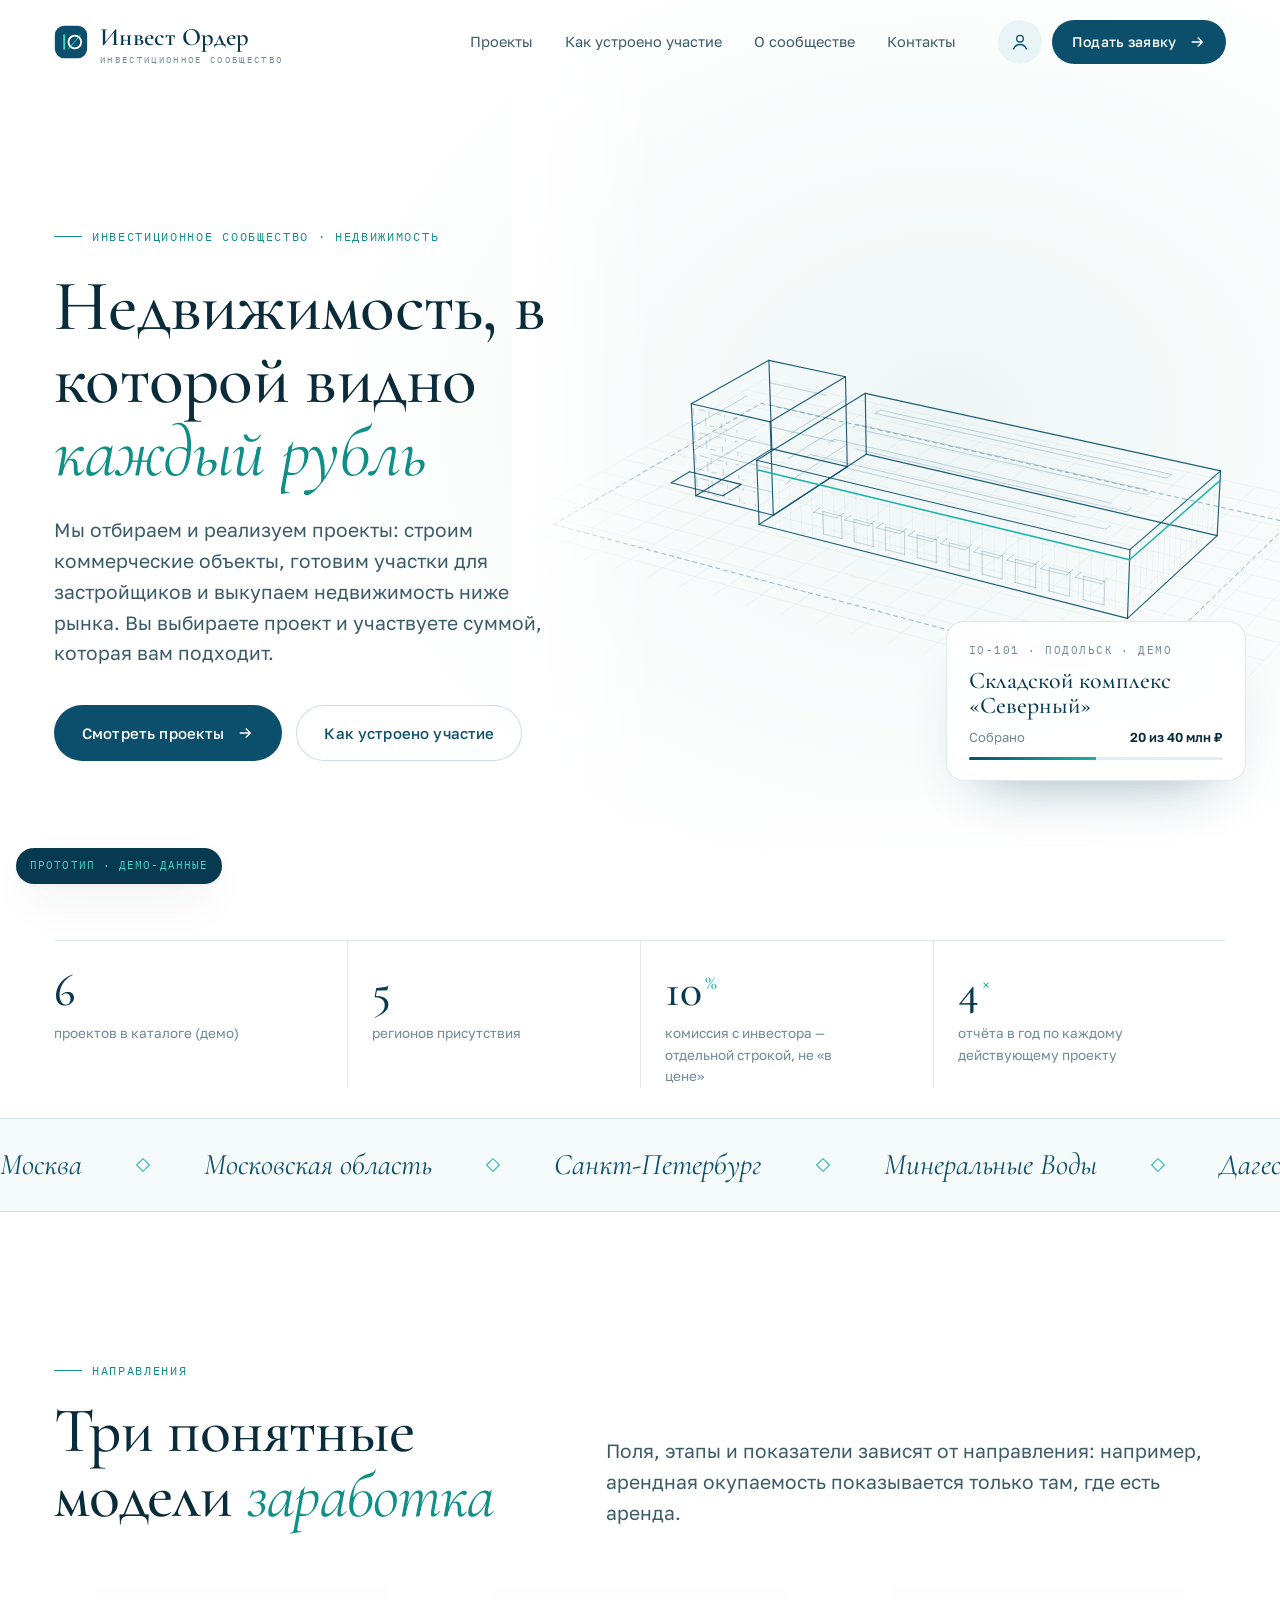
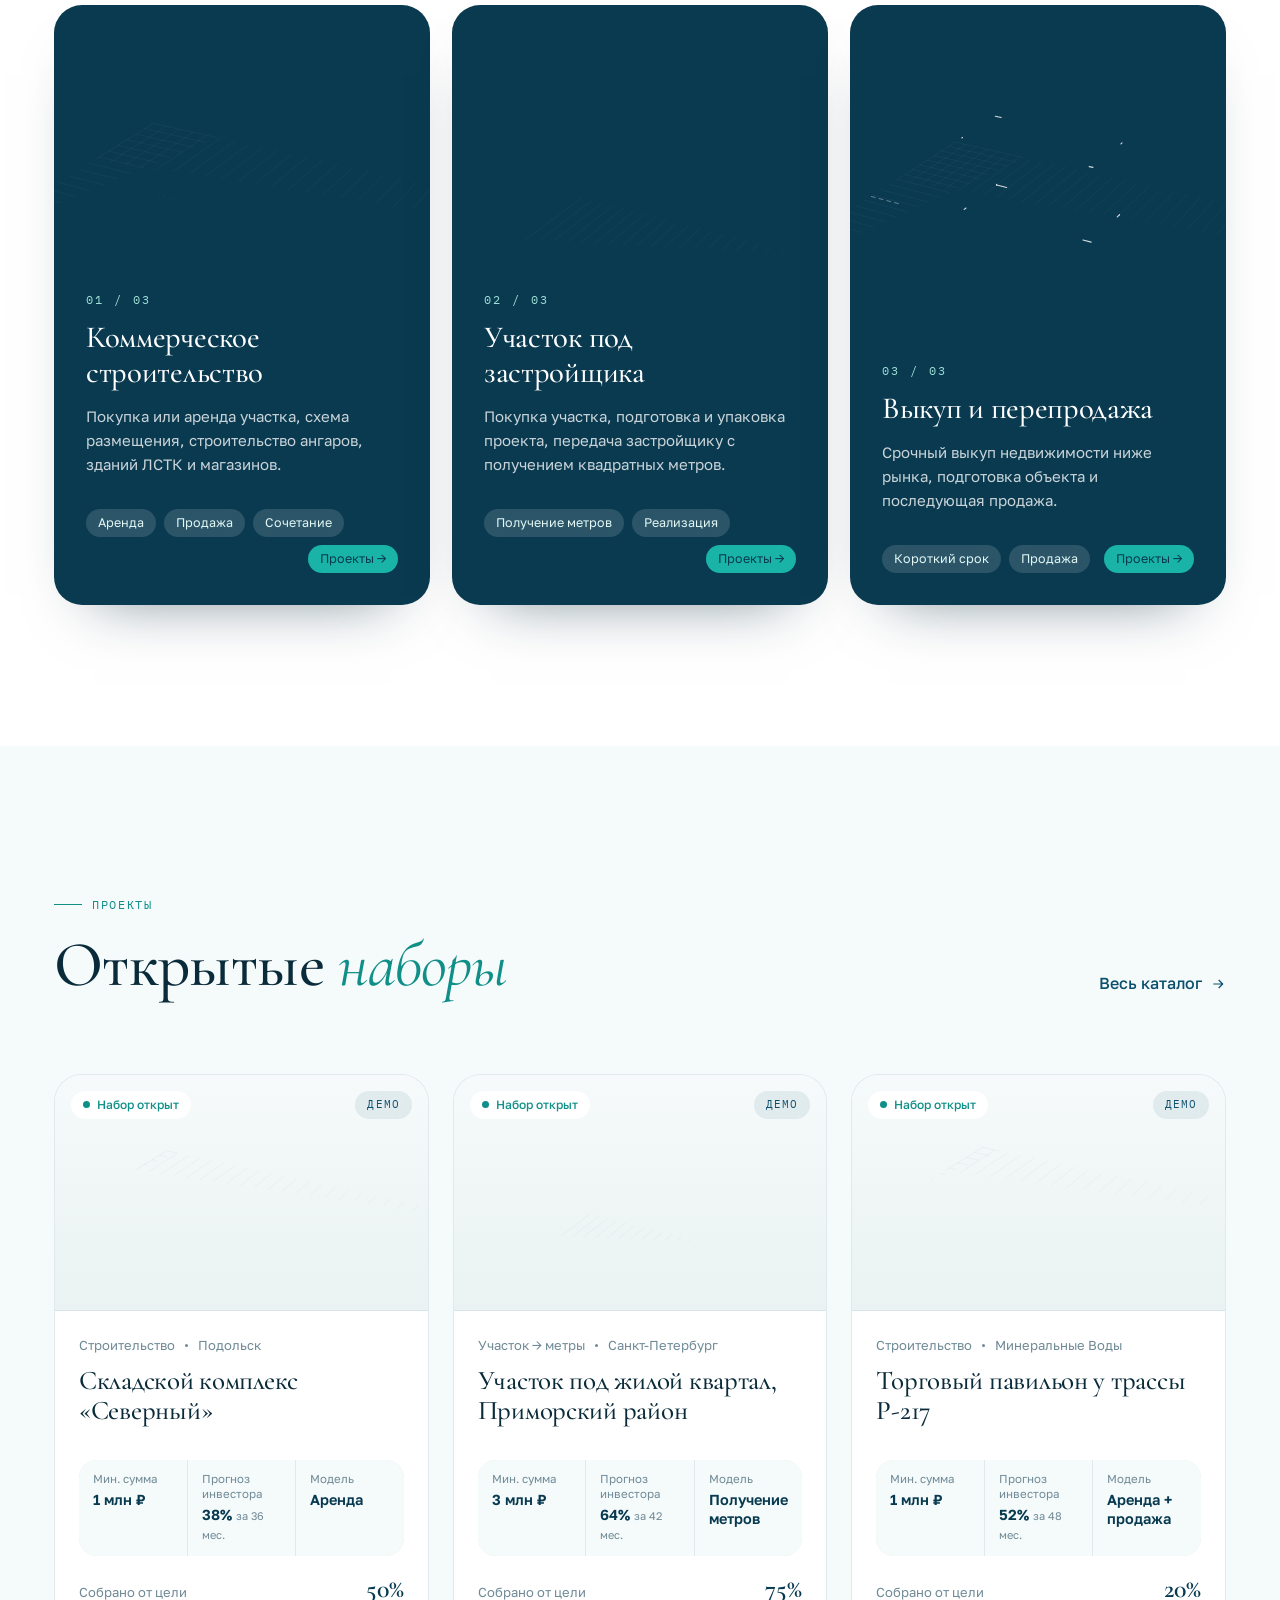
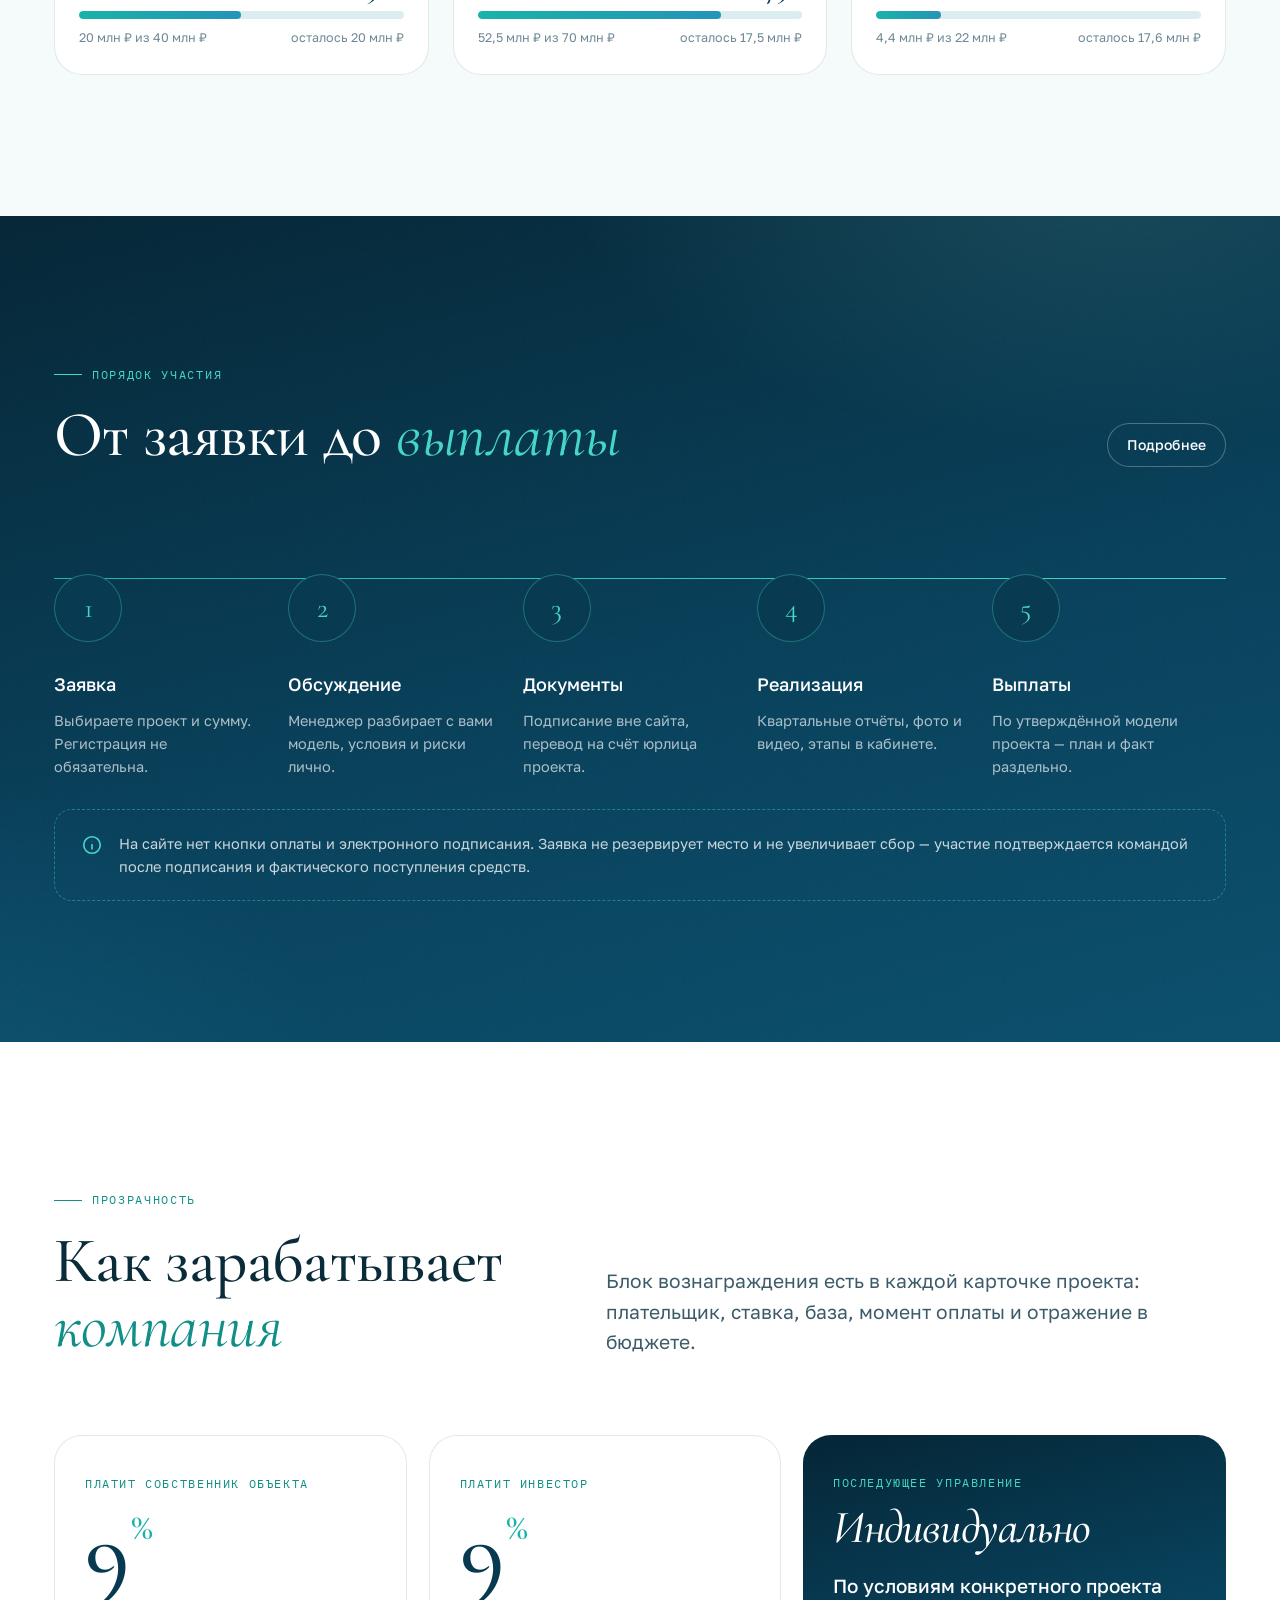
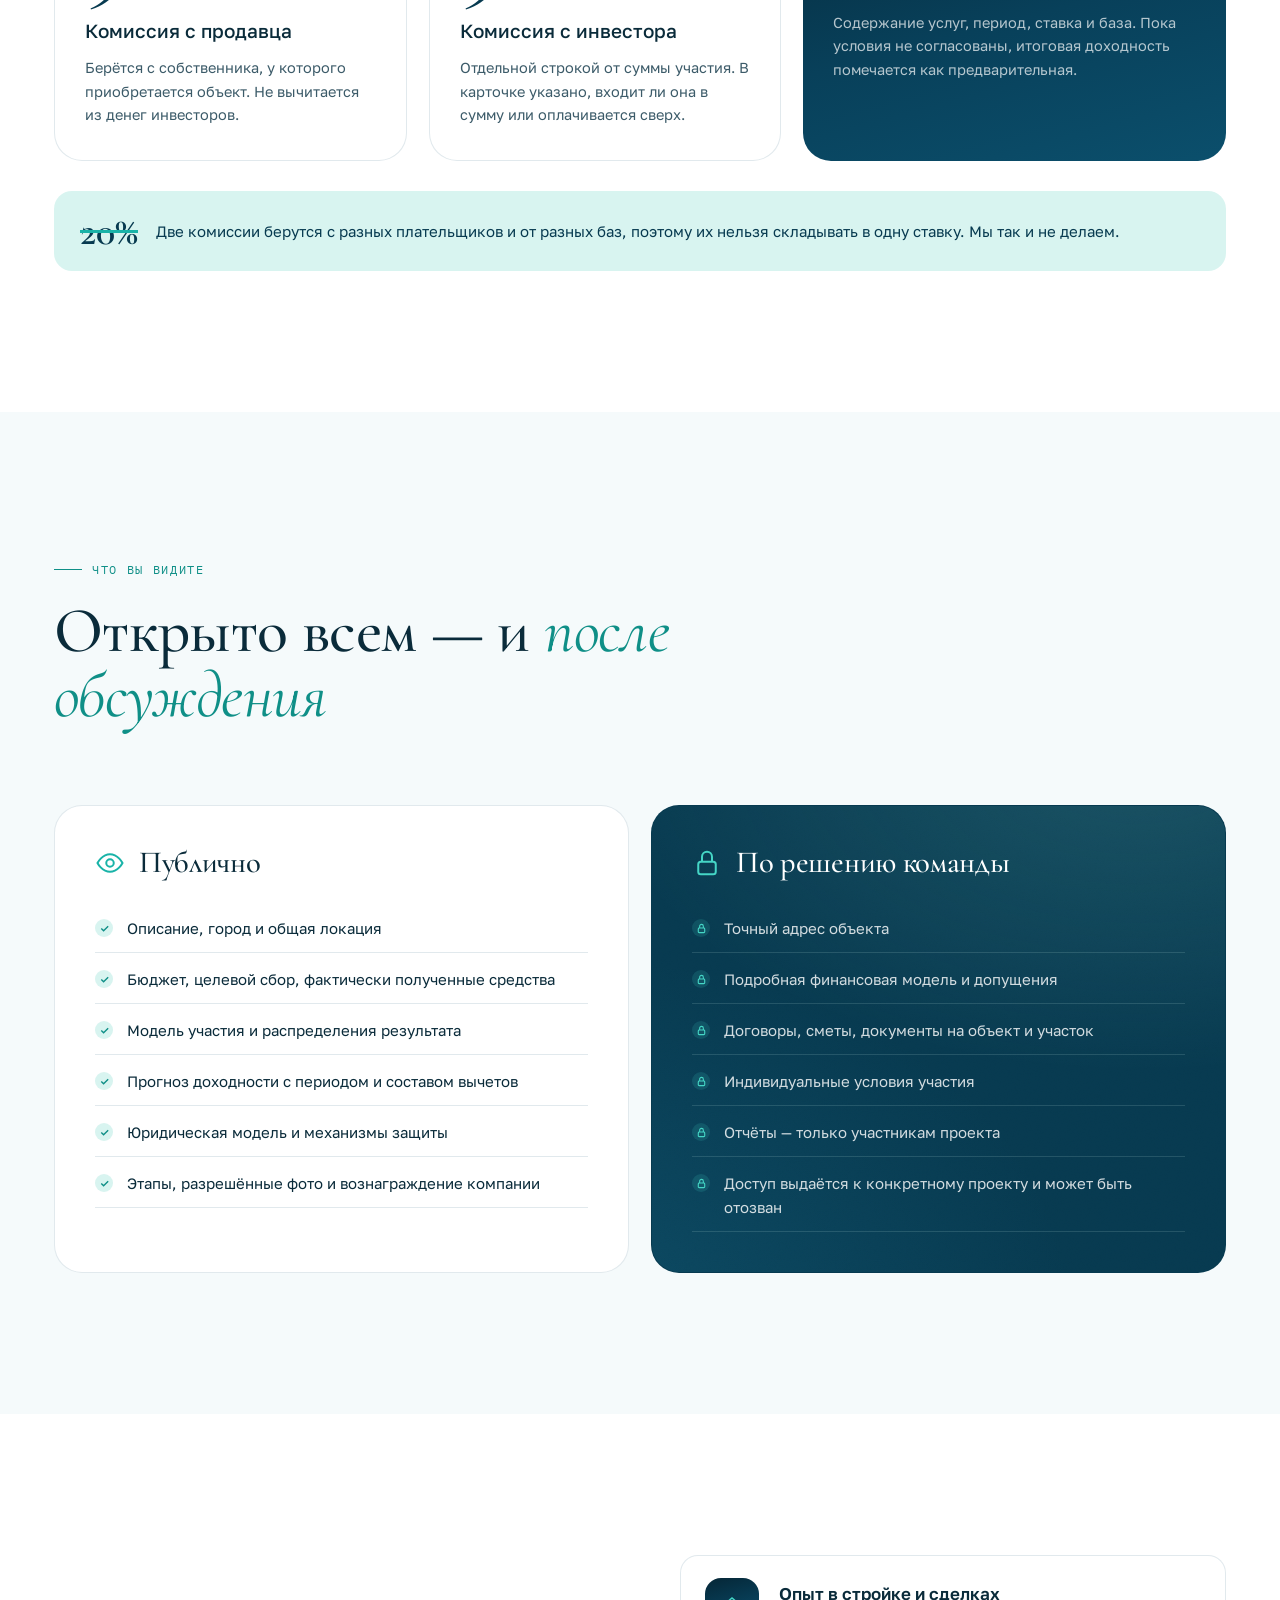
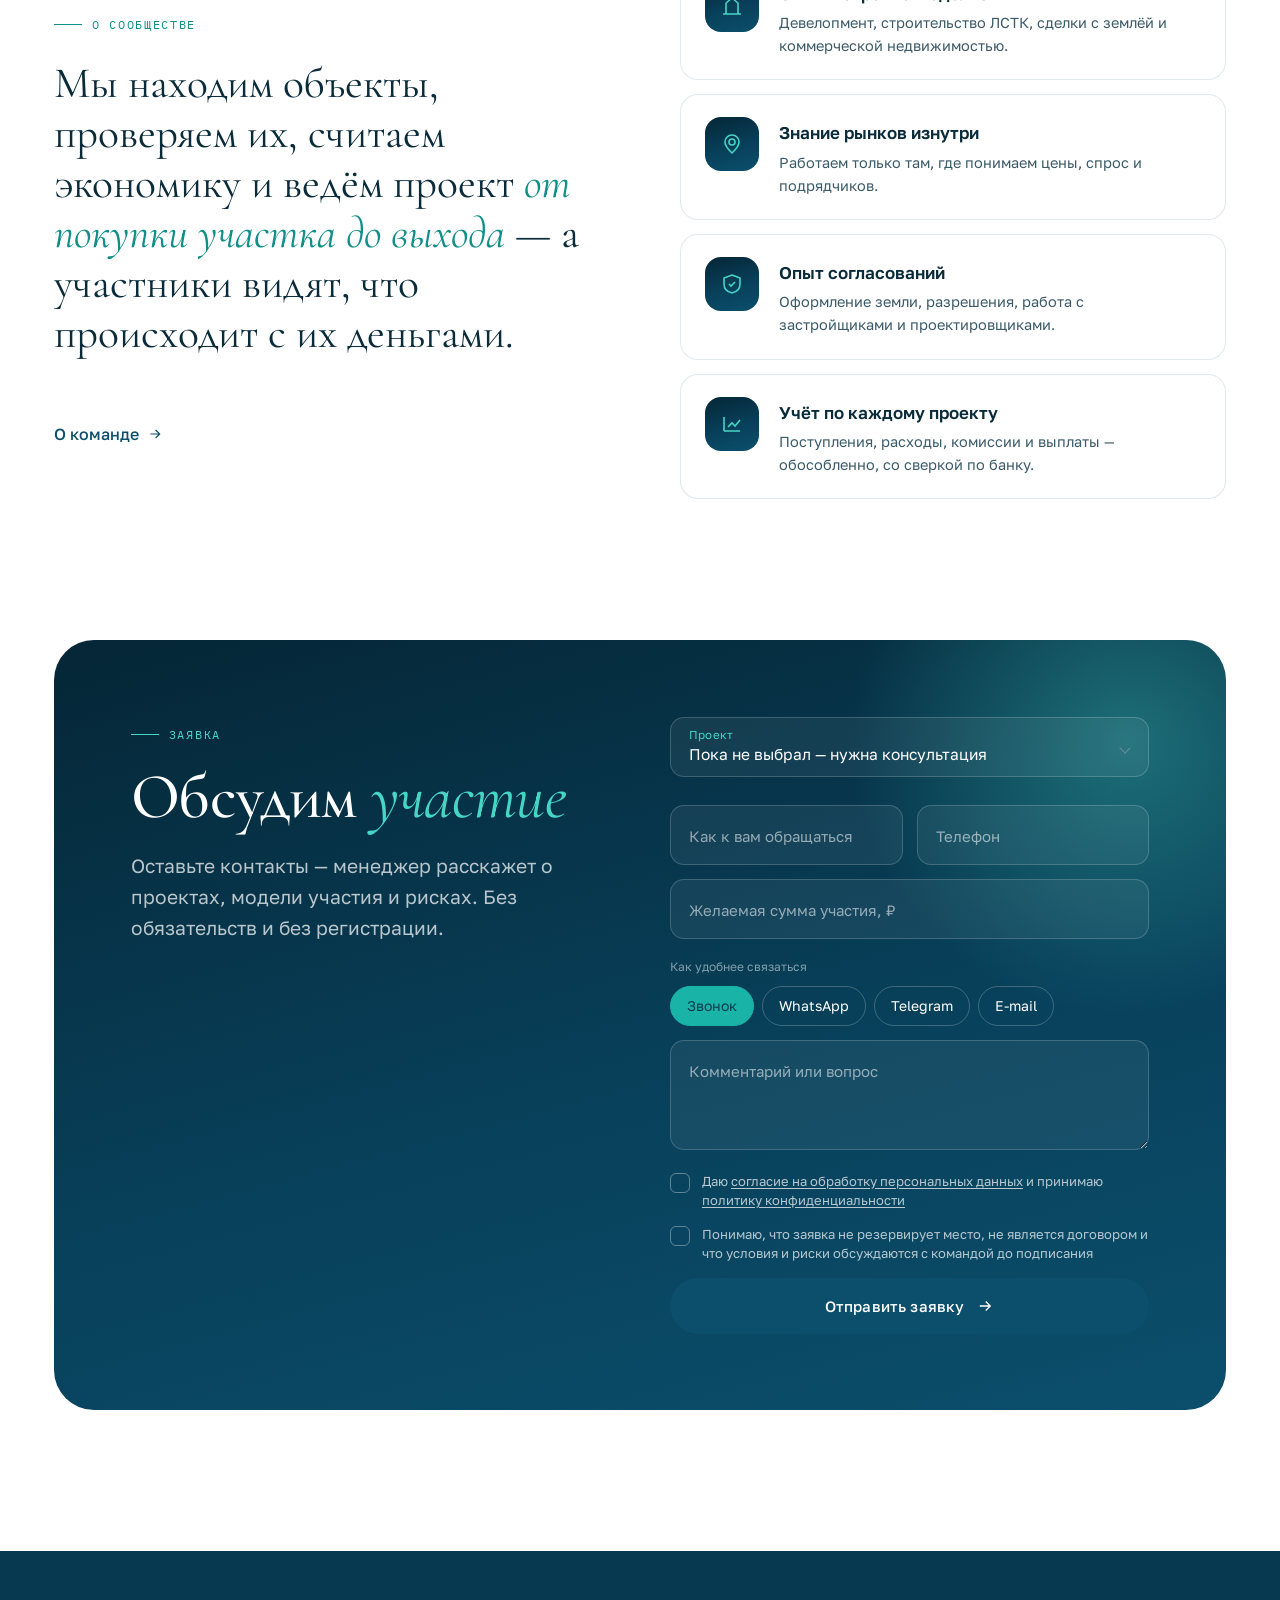
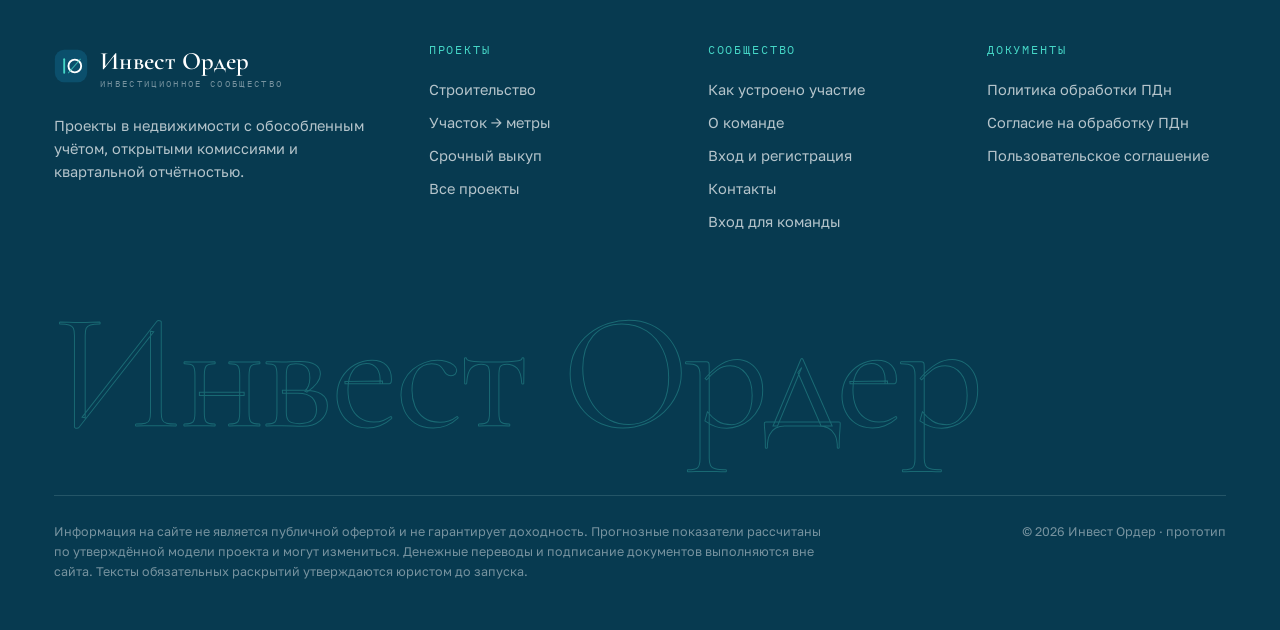
<file: index.html>
<!doctype html>
<html lang="ru">
<head>
<meta charset="utf-8">
<meta name="viewport" content="width=device-width, initial-scale=1">
<meta name="robots" content="noindex, nofollow">
<title>Инвест Ордер — инвестиционное сообщество в недвижимости</title>
<meta name="description" content="Проекты в коммерческой недвижимости, подготовке участков и срочном выкупе. Обособленный учёт, открытые комиссии, квартальные отчёты.">
<link rel="preconnect" href="https://fonts.googleapis.com"><link rel="preconnect" href="https://fonts.gstatic.com" crossorigin>
<link href="https://fonts.googleapis.com/css2?family=Cormorant+Garamond:ital,wght@0,400;0,500;0,600;1,400;1,500&family=Golos+Text:wght@400;500;600&family=IBM+Plex+Mono:wght@400&display=swap" rel="stylesheet">
<link rel="stylesheet" href="assets/css/style.css">
</head>
<body data-page="home">
<div class="preloader" aria-hidden="true">
  <svg class="preloader__mark" viewBox="0 0 40 40"><rect pathLength="1" x="1" y="1" width="38" height="38" rx="11"/><path pathLength="1" d="M12 28V12"/><path pathLength="1" d="M17 20a7.5 7.5 0 1015 0 7.5 7.5 0 10-15 0"/></svg>
  <div class="preloader__word">Инвест Ордер</div>
</div>

<div id="site-header"></div>

<main>
  <!-- HERO -->
  <section class="hero hero--line">
    <div class="hero-draw" id="heroDraw" aria-hidden="true"></div>
    <div class="container">
      <div class="hero__grid">
        <div>
          <span class="eyebrow" data-reveal="fade">Инвестиционное сообщество · недвижимость</span>
          <h1 class="split">Недвижимость, в&nbsp;которой видно <em>каждый рубль</em></h1>
          <p class="lead" data-reveal style="--d:.5s">Мы отбираем и реализуем проекты: строим коммерческие объекты, готовим участки для застройщиков и выкупаем недвижимость ниже рынка. Вы выбираете проект и участвуете суммой, которая вам подходит.</p>
          <div class="hero__ctas" data-reveal style="--d:.65s">
            <a href="catalog.html" class="btn" data-magnetic>Смотреть проекты <svg class="arr" viewBox="0 0 24 24" fill="none" stroke="currentColor" stroke-width="1.8"><path d="M5 12h14M13 6l6 6-6 6"/></svg></a>
            <a href="how.html" class="btn btn--ghost" data-magnetic>Как устроено участие</a>
          </div>
        </div>
      </div>
      <a class="hero-note-card" href="project.html?id=io-101" data-reveal style="--d:1.4s">
        <span class="hero-note-card__k">IO-101 · Подольск · демо</span>
        <b>Складской комплекс «Северный»</b>
        <span class="hero-note-card__row"><span>Собрано</span><strong>20 из 40 млн ₽</strong></span>
        <span class="hero-note-card__bar"><i></i></span>
      </a>
    </div>
  </section>

  <section class="hero-stats-wrap">
    <div class="container">
      <div class="hero__stats">
        <div class="stat" data-reveal style="--d:.1s"><b data-count="6">6</b><span>проектов в каталоге (демо)</span></div>
        <div class="stat" data-reveal style="--d:.2s"><b><span data-count="5">5</span></b><span>регионов присутствия</span></div>
        <div class="stat" data-reveal style="--d:.3s"><b><span data-count="10">10</span><sup>%</sup></b><span>комиссия с инвестора — отдельной строкой, не «в цене»</span></div>
        <div class="stat" data-reveal style="--d:.4s"><b><span data-count="4">4</span><sup>×</sup></b><span>отчёта в год по каждому действующему проекту</span></div>
      </div>
    </div>
  </section>

  <!-- MARQUEE -->
  <div class="marquee" aria-hidden="true"><div class="marquee__track">
    <span class="marquee__item">Москва</span><span class="marquee__item">Московская область</span><span class="marquee__item">Санкт-Петербург</span><span class="marquee__item">Минеральные Воды</span><span class="marquee__item">Дагестан</span><span class="marquee__item">Склады и ангары ЛСТК</span><span class="marquee__item">Участки под застройку</span><span class="marquee__item">Срочный выкуп</span>
    <span class="marquee__item">Москва</span><span class="marquee__item">Московская область</span><span class="marquee__item">Санкт-Петербург</span><span class="marquee__item">Минеральные Воды</span><span class="marquee__item">Дагестан</span><span class="marquee__item">Склады и ангары ЛСТК</span><span class="marquee__item">Участки под застройку</span><span class="marquee__item">Срочный выкуп</span>
  </div></div>

  <!-- НАПРАВЛЕНИЯ -->
  <section class="section">
    <div class="container">
      <div class="section__head">
        <div><span class="eyebrow" data-reveal>Направления</span><h2 class="split">Три понятные модели <em>заработка</em></h2></div>
        <p class="lead" data-reveal style="--d:.2s">Поля, этапы и показатели зависят от направления: например, арендная окупаемость показывается только там, где есть аренда.</p>
      </div>
      <div class="directions" id="directions"></div>
    </div>
  </section>

  <!-- ПРОЕКТЫ -->
  <section class="section section--paper">
    <div class="container">
      <div class="section__head">
        <div><span class="eyebrow" data-reveal>Проекты</span><h2 class="split">Открытые <em>наборы</em></h2></div>
        <a href="catalog.html" class="link-arrow" data-reveal>Весь каталог <svg viewBox="0 0 24 24" fill="none" stroke="currentColor" stroke-width="1.8"><path d="M5 12h14M13 6l6 6-6 6"/></svg></a>
      </div>
      <div class="projects" id="homeProjects"></div>
    </div>
  </section>

  <!-- ПРОЦЕСС -->
  <section class="section section--dark on-dark">
    <div class="blueprint-bg"></div>
    <div class="container" style="position:relative">
      <div class="section__head">
        <div><span class="eyebrow" data-reveal>Порядок участия</span><h2 class="split">От заявки до <em>выплаты</em></h2></div>
        <a href="how.html" class="btn btn--ghost btn--sm" data-reveal>Подробнее</a>
      </div>
      <div class="process">
        <div class="process__line"><i></i></div>
        <div class="step" data-reveal style="--d:.1s"><div class="step__dot">1</div><div><h4>Заявка</h4><p>Выбираете проект и сумму. Регистрация не обязательна.</p></div></div>
        <div class="step" data-reveal style="--d:.25s"><div class="step__dot">2</div><div><h4>Обсуждение</h4><p>Менеджер разбирает с вами модель, условия и риски лично.</p></div></div>
        <div class="step" data-reveal style="--d:.4s"><div class="step__dot">3</div><div><h4>Документы</h4><p>Подписание вне сайта, перевод на счёт юрлица проекта.</p></div></div>
        <div class="step" data-reveal style="--d:.55s"><div class="step__dot">4</div><div><h4>Реализация</h4><p>Квартальные отчёты, фото и видео, этапы в кабинете.</p></div></div>
        <div class="step" data-reveal style="--d:.7s"><div class="step__dot">5</div><div><h4>Выплаты</h4><p>По утверждённой модели проекта — план и факт раздельно.</p></div></div>
      </div>
      <div class="process-note" data-reveal><svg viewBox="0 0 24 24" fill="none" stroke="currentColor" stroke-width="1.8"><circle cx="12" cy="12" r="9"/><path d="M12 11v6M12 7.5v.5"/></svg><span>На сайте нет кнопки оплаты и электронного подписания. Заявка не резервирует место и не увеличивает сбор — участие подтверждается командой после подписания и фактического поступления средств.</span></div>
    </div>
  </section>

  <!-- КОМИССИИ -->
  <section class="section">
    <div class="container">
      <div class="section__head">
        <div><span class="eyebrow" data-reveal>Прозрачность</span><h2 class="split">Как зарабатывает <em>компания</em></h2></div>
        <p class="lead" data-reveal style="--d:.2s">Блок вознаграждения есть в каждой карточке проекта: плательщик, ставка, база, момент оплаты и отражение в бюджете.</p>
      </div>
      <div class="fees">
        <div class="fee" data-reveal style="--d:.05s"><span class="fee__who">Платит собственник объекта</span><div class="fee__rate" style="margin-top:14px"><span data-count="10">10</span><sup>%</sup></div><h4>Комиссия с продавца</h4><p>Берётся с собственника, у которого приобретается объект. Не вычитается из денег инвесторов.</p></div>
        <div class="fee" data-reveal style="--d:.15s"><span class="fee__who">Платит инвестор</span><div class="fee__rate" style="margin-top:14px"><span data-count="10">10</span><sup>%</sup></div><h4>Комиссия с инвестора</h4><p>Отдельной строкой от суммы участия. В карточке указано, входит ли она в сумму или оплачивается сверх.</p></div>
        <div class="fee fee--manage on-dark" data-reveal style="--d:.25s"><span class="fee__who">Последующее управление</span><div class="fee__rate">Индивидуально</div><h4 style="color:#fff">По условиям конкретного проекта</h4><p>Содержание услуг, период, ставка и база. Пока условия не согласованы, итоговая доходность помечается как предварительная.</p></div>
      </div>
      <div class="not-20" data-reveal><b>20%</b><span>Две комиссии берутся с разных плательщиков и от разных баз, поэтому их нельзя складывать в одну ставку. Мы так и не делаем.</span></div>
    </div>
  </section>

  <!-- ДОСТУП -->
  <section class="section section--paper">
    <div class="container">
      <div class="section__head">
        <div><span class="eyebrow" data-reveal>Что вы видите</span><h2 class="split">Открыто всем — и <em>после обсуждения</em></h2></div>
      </div>
      <div class="access">
        <div class="access__col" data-reveal="left">
          <h3><svg viewBox="0 0 24 24" fill="none" stroke="currentColor" stroke-width="1.6"><path d="M2 12s3.5-7 10-7 10 7 10 7-3.5 7-10 7S2 12 2 12z"/><circle cx="12" cy="12" r="3"/></svg>Публично</h3>
          <ul class="checklist"><li>Описание, город и общая локация</li><li>Бюджет, целевой сбор, фактически полученные средства</li><li>Модель участия и распределения результата</li><li>Прогноз доходности с периодом и составом вычетов</li><li>Юридическая модель и механизмы защиты</li><li>Этапы, разрешённые фото и вознаграждение компании</li></ul>
        </div>
        <div class="access__col access__col--closed on-dark" data-reveal="right">
          <div class="blueprint-bg"></div>
          <h3 style="position:relative"><svg viewBox="0 0 24 24" fill="none" stroke="currentColor" stroke-width="1.6"><rect x="5" y="11" width="14" height="10" rx="2"/><path d="M8 11V7a4 4 0 018 0v4"/></svg>По решению команды</h3>
          <ul class="checklist" style="position:relative"><li>Точный адрес объекта</li><li>Подробная финансовая модель и допущения</li><li>Договоры, сметы, документы на объект и участок</li><li>Индивидуальные условия участия</li><li>Отчёты — только участникам проекта</li><li>Доступ выдаётся к конкретному проекту и может быть отозван</li></ul>
        </div>
      </div>
    </div>
  </section>

  <!-- О НАС -->
  <section class="section">
    <div class="container about-split">
      <div>
        <span class="eyebrow" data-reveal>О сообществе</span>
        <p class="big-quote split" style="margin-top:24px">Мы находим объекты, проверяем их, считаем экономику и ведём проект <em>от покупки участка до выхода</em> — а участники видят, что происходит с их деньгами.</p>
        <a href="about.html" class="link-arrow" data-reveal style="margin-top:20px">О команде <svg viewBox="0 0 24 24" fill="none" stroke="currentColor" stroke-width="1.8"><path d="M5 12h14M13 6l6 6-6 6"/></svg></a>
      </div>
      <div class="pillars">
        <div class="pillar" data-reveal="right" style="--d:.05s"><div class="pillar__ico"><svg viewBox="0 0 24 24" fill="none" stroke="currentColor" stroke-width="1.6"><path d="M3 21h18M6 21V10l6-5 6 5v11"/></svg></div><div><h4>Опыт в стройке и сделках</h4><p>Девелопмент, строительство ЛСТК, сделки с землёй и коммерческой недвижимостью.</p></div></div>
        <div class="pillar" data-reveal="right" style="--d:.15s"><div class="pillar__ico"><svg viewBox="0 0 24 24" fill="none" stroke="currentColor" stroke-width="1.6"><circle cx="12" cy="10" r="3"/><path d="M12 21s7-6.5 7-11a7 7 0 10-14 0c0 4.5 7 11 7 11z"/></svg></div><div><h4>Знание рынков изнутри</h4><p>Работаем только там, где понимаем цены, спрос и подрядчиков.</p></div></div>
        <div class="pillar" data-reveal="right" style="--d:.25s"><div class="pillar__ico"><svg viewBox="0 0 24 24" fill="none" stroke="currentColor" stroke-width="1.6"><path d="M9 12l2 2 4-4"/><path d="M12 3l8 3v6c0 5-3.5 8-8 9-4.5-1-8-4-8-9V6z"/></svg></div><div><h4>Опыт согласований</h4><p>Оформление земли, разрешения, работа с застройщиками и проектировщиками.</p></div></div>
        <div class="pillar" data-reveal="right" style="--d:.35s"><div class="pillar__ico"><svg viewBox="0 0 24 24" fill="none" stroke="currentColor" stroke-width="1.6"><path d="M4 19V5M4 19h16M8 15l4-4 3 3 5-6"/></svg></div><div><h4>Учёт по каждому проекту</h4><p>Поступления, расходы, комиссии и выплаты — обособленно, со сверкой по банку.</p></div></div>
      </div>
    </div>
  </section>

  <!-- CTA -->
  <section class="section" style="padding-top:0">
    <div class="container">
      <div class="cta on-dark cta-form" data-reveal="scale">
        <div class="cta__glow"></div>
        <div style="position:relative">
          <span class="eyebrow">Заявка</span>
          <h2 style="margin:20px 0 22px">Обсудим <em>участие</em></h2>
          <p class="lead">Оставьте контакты — менеджер расскажет о проектах, модели участия и рисках. Без обязательств и без регистрации.</p>
        </div>
        <div style="position:relative" id="ctaForm"></div>
      </div>
    </div>
  </section>
</main>

<div id="site-footer"></div>

<script src="assets/js/lines.js"></script>
<script src="assets/js/data.js"></script>
<script src="assets/js/main.js"></script>
<script src="assets/js/pages.js"></script>
</body>
</html>
</file>
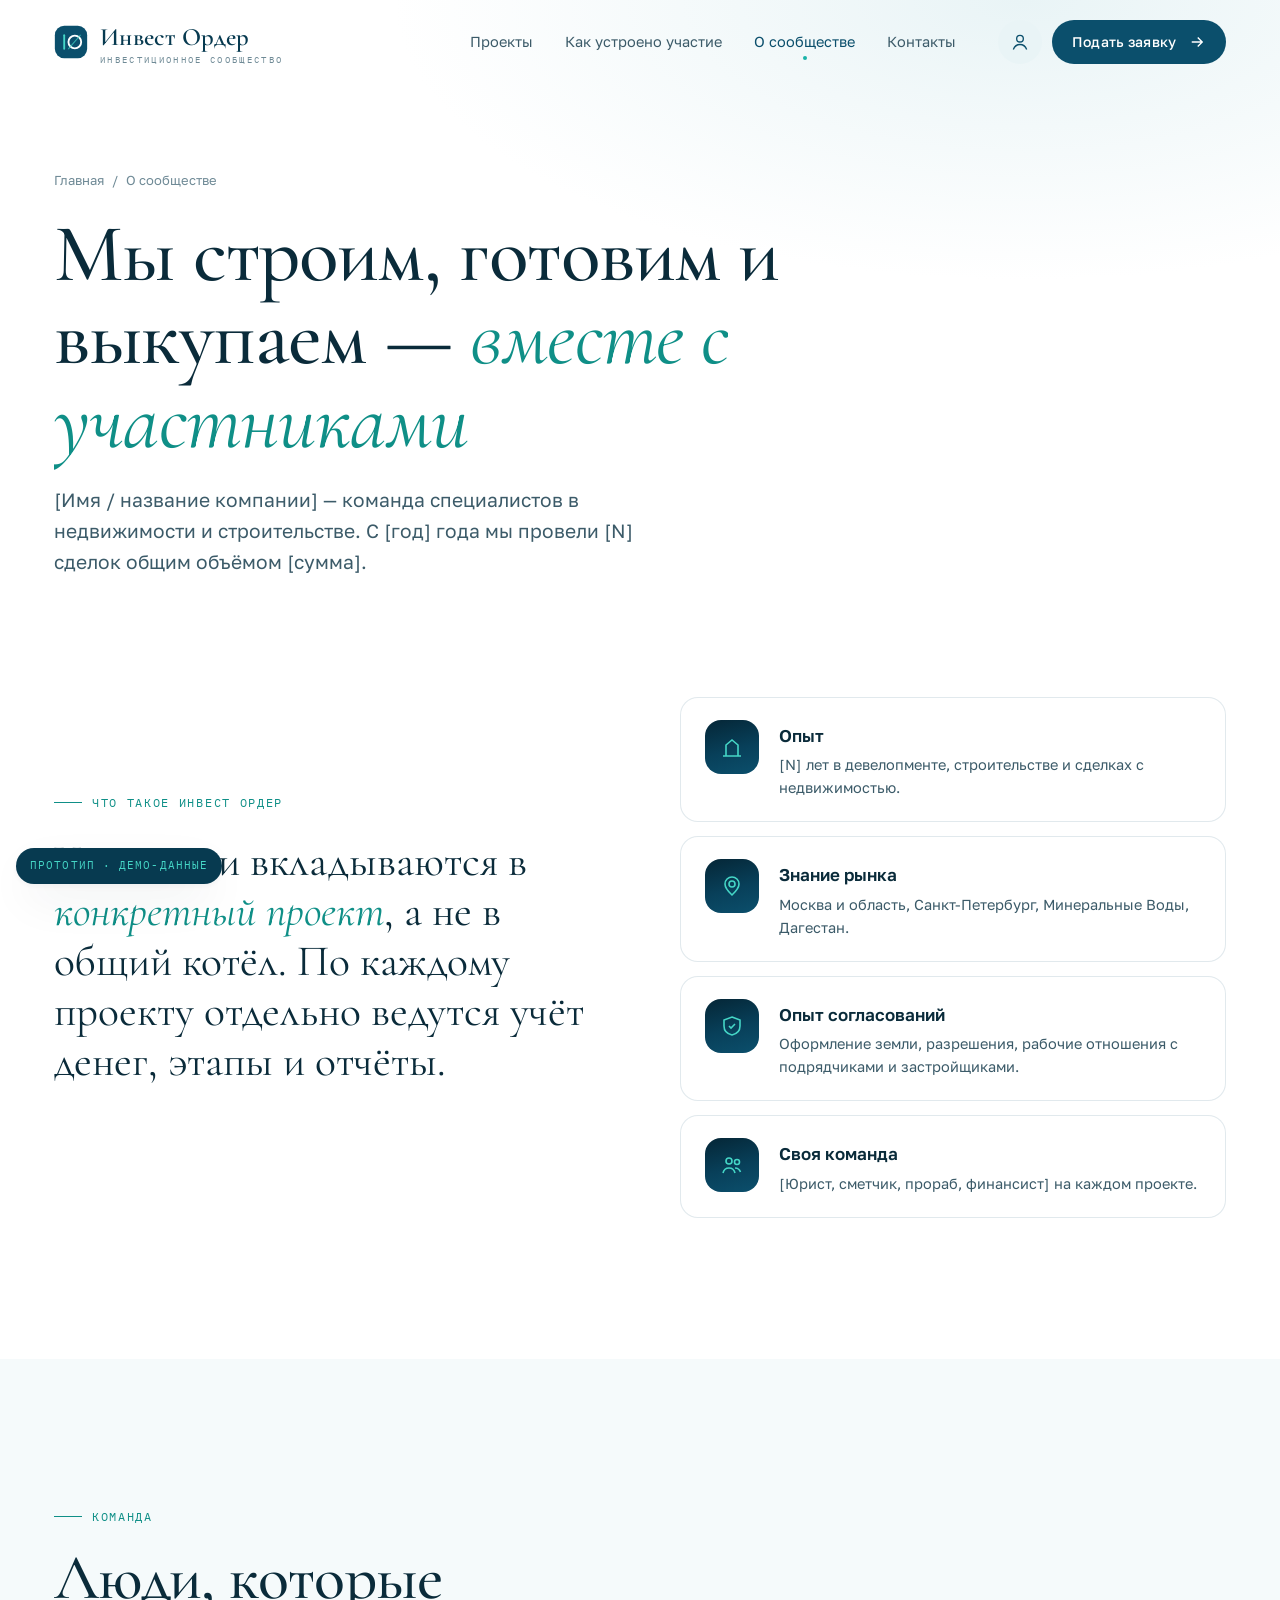
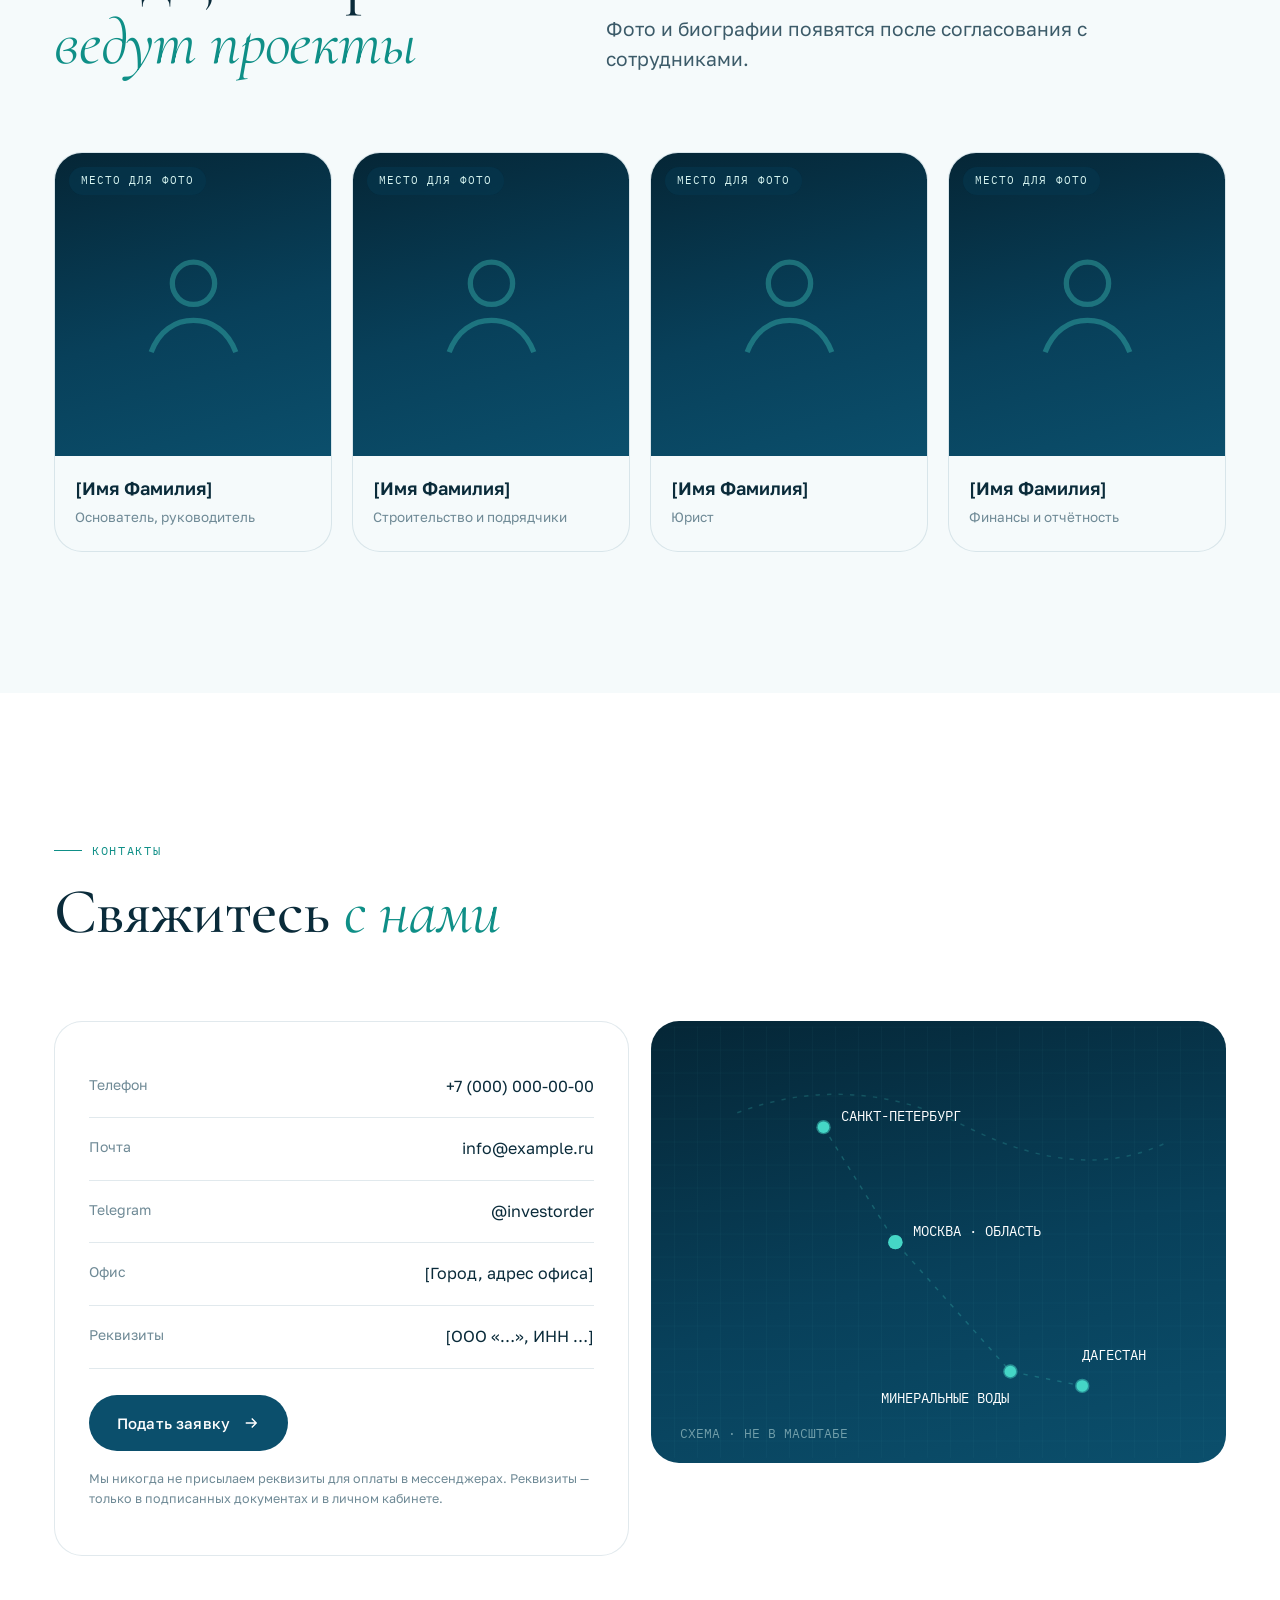
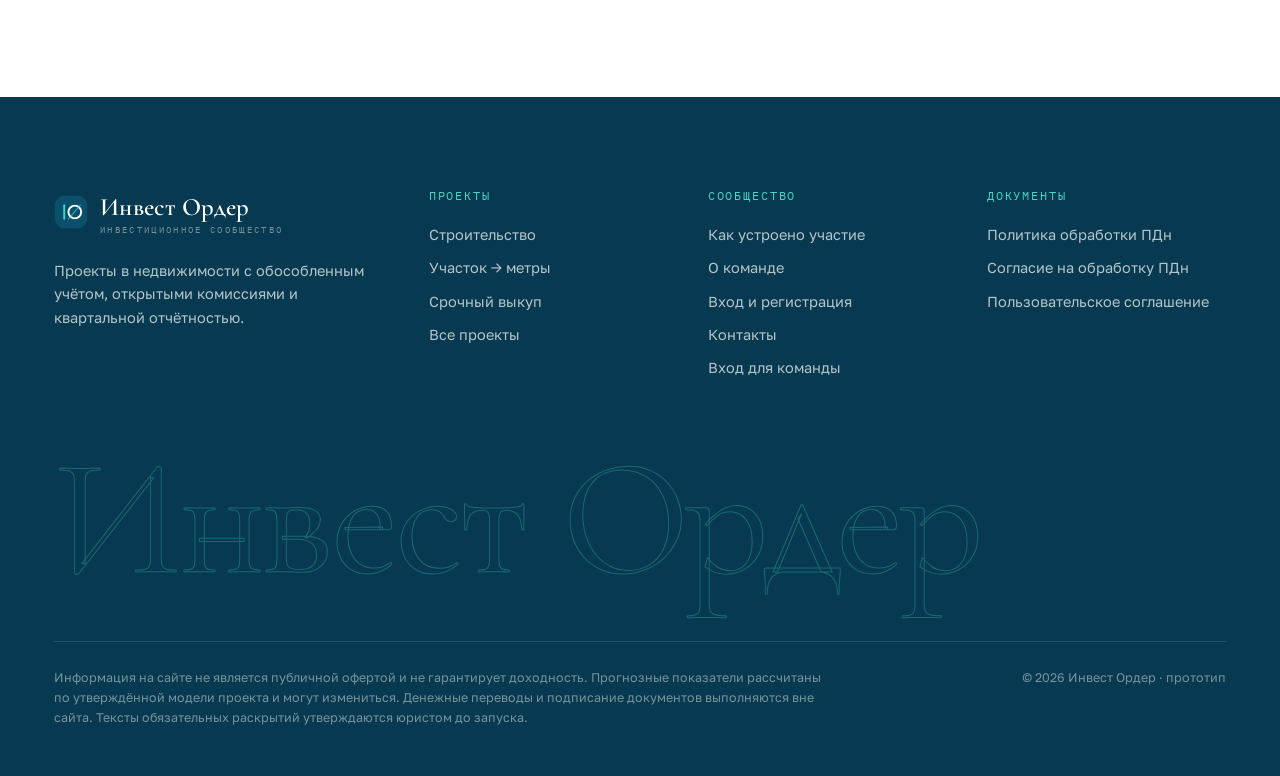
<file: about.html>
<!doctype html>
<html lang="ru">
<head>
<meta charset="utf-8">
<meta name="viewport" content="width=device-width, initial-scale=1">
<meta name="robots" content="noindex, nofollow">
<title>О сообществе и команде — Инвест Ордер</title>
<meta name="description" content="Инвест Ордер — инвестиционное сообщество в сфере недвижимости. Команда, принципы, регионы и контакты.">
<link rel="preconnect" href="https://fonts.googleapis.com"><link rel="preconnect" href="https://fonts.gstatic.com" crossorigin>
<link href="https://fonts.googleapis.com/css2?family=Cormorant+Garamond:ital,wght@0,400;0,500;0,600;1,400;1,500&family=Golos+Text:wght@400;500;600&family=IBM+Plex+Mono:wght@400&display=swap" rel="stylesheet">
<link rel="stylesheet" href="assets/css/style.css">
</head>
<body data-page="about">
<div id="site-header"></div>
<main>
  <section class="page-hero">
    <div class="container">
      <nav class="crumbs" data-reveal="fade"><a href="index.html">Главная</a>/<span>О сообществе</span></nav>
      <h1 class="split">Мы строим, готовим и выкупаем — <em>вместе с участниками</em></h1>
      <p class="lead" data-reveal style="--d:.3s">[Имя / название компании] — команда специалистов в недвижимости и строительстве. С [год] года мы провели [N] сделок общим объёмом [сумма].</p>
    </div>
  </section>

  <section class="section" style="padding-top:30px">
    <div class="container about-split">
      <div>
        <span class="eyebrow" data-reveal>Что такое Инвест Ордер</span>
        <p class="big-quote split" style="margin-top:24px">Участники вкладываются в <em>конкретный проект</em>, а не в общий котёл. По каждому проекту отдельно ведутся учёт денег, этапы и отчёты.</p>
      </div>
      <div class="pillars">
        <div class="pillar" data-reveal="right"><div class="pillar__ico"><svg viewBox="0 0 24 24" fill="none" stroke="currentColor" stroke-width="1.6"><path d="M3 21h18M6 21V10l6-5 6 5v11"/></svg></div><div><h4>Опыт</h4><p>[N] лет в девелопменте, строительстве и сделках с недвижимостью.</p></div></div>
        <div class="pillar" data-reveal="right" style="--d:.1s"><div class="pillar__ico"><svg viewBox="0 0 24 24" fill="none" stroke="currentColor" stroke-width="1.6"><circle cx="12" cy="10" r="3"/><path d="M12 21s7-6.5 7-11a7 7 0 10-14 0c0 4.5 7 11 7 11z"/></svg></div><div><h4>Знание рынка</h4><p>Москва и область, Санкт-Петербург, Минеральные Воды, Дагестан.</p></div></div>
        <div class="pillar" data-reveal="right" style="--d:.2s"><div class="pillar__ico"><svg viewBox="0 0 24 24" fill="none" stroke="currentColor" stroke-width="1.6"><path d="M9 12l2 2 4-4"/><path d="M12 3l8 3v6c0 5-3.5 8-8 9-4.5-1-8-4-8-9V6z"/></svg></div><div><h4>Опыт согласований</h4><p>Оформление земли, разрешения, рабочие отношения с подрядчиками и застройщиками.</p></div></div>
        <div class="pillar" data-reveal="right" style="--d:.3s"><div class="pillar__ico"><svg viewBox="0 0 24 24" fill="none" stroke="currentColor" stroke-width="1.6"><circle cx="9" cy="8" r="3"/><circle cx="17" cy="9" r="2.5"/><path d="M3 20c.8-3.5 3.2-5 6-5s5.2 1.5 6 5M15 15c2.5 0 4.5 1.3 5.5 4"/></svg></div><div><h4>Своя команда</h4><p>[Юрист, сметчик, прораб, финансист] на каждом проекте.</p></div></div>
      </div>
    </div>
  </section>

  <section class="section section--paper">
    <div class="container">
      <div class="section__head"><div><span class="eyebrow" data-reveal>Команда</span><h2 class="split">Люди, которые <em>ведут проекты</em></h2></div><p class="lead" data-reveal>Фото и биографии появятся после согласования с сотрудниками.</p></div>
      <div class="team">
        <div class="person tilt" data-reveal style="--d:0s"><div class="person__ph"><span class="badge badge--demo">Место для фото</span><svg viewBox="0 0 24 24" fill="none" stroke="currentColor" stroke-width="1"><circle cx="12" cy="8" r="4"/><path d="M4 21c1.5-4 4.5-6 8-6s6.5 2 8 6"/></svg></div><div class="person__b"><h4>[Имя Фамилия]</h4><p>Основатель, руководитель</p></div></div>
        <div class="person tilt" data-reveal style="--d:.1s"><div class="person__ph"><span class="badge badge--demo">Место для фото</span><svg viewBox="0 0 24 24" fill="none" stroke="currentColor" stroke-width="1"><circle cx="12" cy="8" r="4"/><path d="M4 21c1.5-4 4.5-6 8-6s6.5 2 8 6"/></svg></div><div class="person__b"><h4>[Имя Фамилия]</h4><p>Строительство и подрядчики</p></div></div>
        <div class="person tilt" data-reveal style="--d:.2s"><div class="person__ph"><span class="badge badge--demo">Место для фото</span><svg viewBox="0 0 24 24" fill="none" stroke="currentColor" stroke-width="1"><circle cx="12" cy="8" r="4"/><path d="M4 21c1.5-4 4.5-6 8-6s6.5 2 8 6"/></svg></div><div class="person__b"><h4>[Имя Фамилия]</h4><p>Юрист</p></div></div>
        <div class="person tilt" data-reveal style="--d:.3s"><div class="person__ph"><span class="badge badge--demo">Место для фото</span><svg viewBox="0 0 24 24" fill="none" stroke="currentColor" stroke-width="1"><circle cx="12" cy="8" r="4"/><path d="M4 21c1.5-4 4.5-6 8-6s6.5 2 8 6"/></svg></div><div class="person__b"><h4>[Имя Фамилия]</h4><p>Финансы и отчётность</p></div></div>
      </div>
    </div>
  </section>

  <section class="section" id="contacts">
    <div class="container">
      <div class="section__head"><div><span class="eyebrow" data-reveal>Контакты</span><h2 class="split">Свяжитесь <em>с нами</em></h2></div></div>
      <div class="contacts">
        <div class="contact-card" data-reveal="left">
          <div class="contact-list">
            <a href="tel:+70000000000"><span>Телефон</span>+7 (000) 000-00-00</a>
            <a href="mailto:info@example.ru"><span>Почта</span>info@example.ru</a>
            <a href="#"><span>Telegram</span>@investorder</a>
            <div><span>Офис</span>[Город, адрес офиса]</div>
            <div><span>Реквизиты</span>[ООО «…», ИНН …]</div>
          </div>
          <div style="margin-top:26px"><button class="btn" data-apply data-magnetic>Подать заявку <svg class="arr" viewBox="0 0 24 24" fill="none" stroke="currentColor" stroke-width="1.8"><path d="M5 12h14M13 6l6 6-6 6"/></svg></button></div>
          <p class="muted" style="font-size:12.5px;margin-top:18px">Мы никогда не присылаем реквизиты для оплаты в мессенджерах. Реквизиты — только в подписанных документах и в личном кабинете.</p>
        </div>
        <div class="regions-map" data-reveal="right" aria-label="Регионы присутствия">
          <svg viewBox="0 0 400 300">
            <defs><pattern id="mapg" width="16" height="16" patternUnits="userSpaceOnUse"><path d="M16 0H0V16" fill="none" stroke="rgba(69,214,198,.08)" stroke-width=".6"/></pattern></defs>
            <rect width="400" height="300" fill="url(#mapg)"/>
            <path d="M60 60 Q140 30 220 70 T360 80" fill="none" stroke="rgba(69,214,198,.2)" stroke-dasharray="3 5"/>
            <path d="M120 70 L170 150 L250 240 L300 250" fill="none" stroke="rgba(69,214,198,.25)" stroke-dasharray="3 5"/>
            <g class="pin"><circle class="pulse" cx="120" cy="70" r="5" fill="rgba(69,214,198,.5)"/><circle cx="120" cy="70" r="4" fill="#45d6c6"/><text x="132" y="66" fill="#fff" font-family="IBM Plex Mono" font-size="10">САНКТ-ПЕТЕРБУРГ</text></g>
            <g class="pin"><circle class="pulse" cx="170" cy="150" r="5" fill="rgba(69,214,198,.5)" style="animation-delay:.5s"/><circle cx="170" cy="150" r="5" fill="#45d6c6"/><text x="182" y="146" fill="#fff" font-family="IBM Plex Mono" font-size="10">МОСКВА · ОБЛАСТЬ</text></g>
            <g class="pin"><circle class="pulse" cx="250" cy="240" r="5" fill="rgba(69,214,198,.5)" style="animation-delay:1s"/><circle cx="250" cy="240" r="4" fill="#45d6c6"/><text x="160" y="262" fill="#fff" font-family="IBM Plex Mono" font-size="10">МИНЕРАЛЬНЫЕ ВОДЫ</text></g>
            <g class="pin"><circle class="pulse" cx="300" cy="250" r="5" fill="rgba(69,214,198,.5)" style="animation-delay:1.5s"/><circle cx="300" cy="250" r="4" fill="#45d6c6"/><text x="300" y="232" fill="#fff" font-family="IBM Plex Mono" font-size="10">ДАГЕСТАН</text></g>
            <text x="20" y="286" fill="rgba(214,244,240,.5)" font-family="IBM Plex Mono" font-size="9">СХЕМА · НЕ В МАСШТАБЕ</text>
          </svg>
        </div>
      </div>
    </div>
  </section>
</main>
<div id="site-footer"></div>
<script src="assets/js/lines.js"></script>
<script src="assets/js/data.js"></script>
<script src="assets/js/main.js"></script>
<script src="assets/js/pages.js"></script>
</body>
</html>
</file>
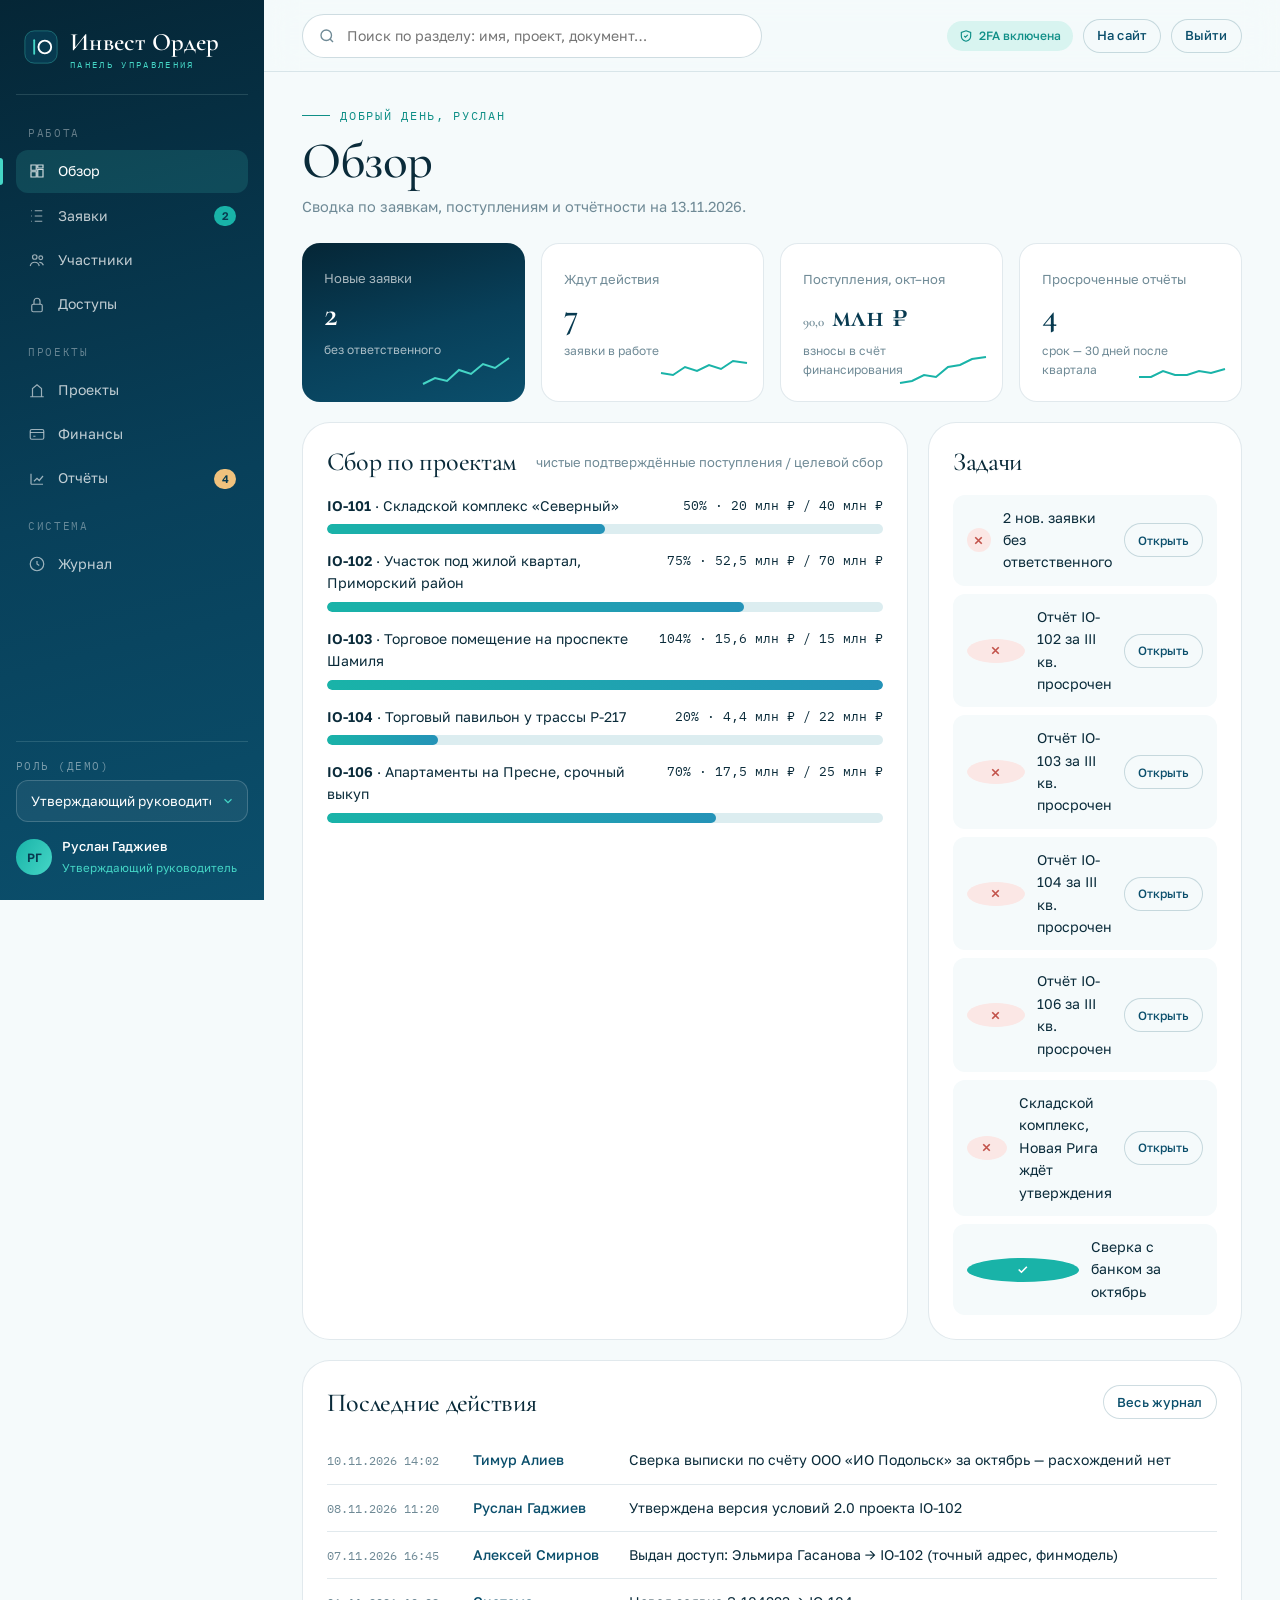
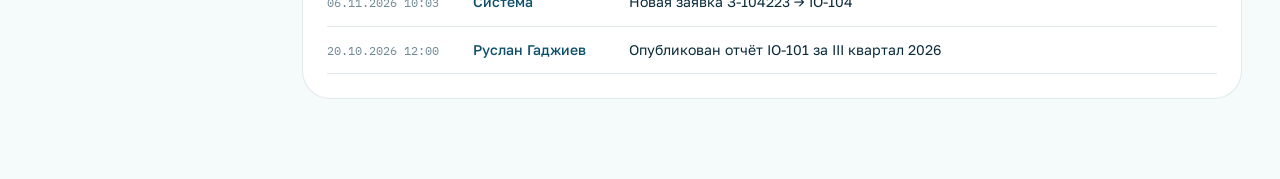
<file: admin.html>
<!doctype html>
<html lang="ru">
<head>
<meta charset="utf-8">
<meta name="viewport" content="width=device-width, initial-scale=1">
<title>Панель управления — Инвест Ордер</title>
<meta name="robots" content="noindex, nofollow">
<link rel="preconnect" href="https://fonts.googleapis.com"><link rel="preconnect" href="https://fonts.gstatic.com" crossorigin>
<link href="https://fonts.googleapis.com/css2?family=Cormorant+Garamond:ital,wght@0,400;0,500;0,600;1,400;1,500&family=Golos+Text:wght@400;500;600&family=IBM+Plex+Mono:wght@400&display=swap" rel="stylesheet">
<link rel="stylesheet" href="assets/css/style.css">
<link rel="stylesheet" href="assets/css/admin.css">
</head>
<body class="admin">
<div class="adm">
  <aside class="adm-side" id="side">
    <a href="index.html" class="logo"><svg viewBox="0 0 40 40" fill="none"><rect x="1" y="1" width="38" height="38" rx="11" fill="#073a50" stroke="#45d6c6" stroke-opacity=".4"/><path d="M12 28V12" stroke="#45d6c6" stroke-width="2.2" stroke-linecap="round"/><circle cx="24.5" cy="20" r="7.5" stroke="#fff" stroke-width="2.2"/></svg><span>Инвест Ордер<small>панель управления</small></span></a>
    <nav class="adm-nav" id="admNav" aria-label="Разделы панели"></nav>
    <div class="adm-side__foot">
      <div class="role-pick"><label for="role">Роль (демо)</label><select id="role"></select></div>
      <div class="adm-me"><div class="avatar" id="meAv" style="width:36px;height:36px;font-size:12px">АС</div><div><b id="meName">—</b><span id="meRole">—</span></div></div>
    </div>
  </aside>

  <div class="adm-main">
    <header class="adm-top">
      <button class="icon-btn adm-burger" id="admBurger" aria-label="Меню"><svg viewBox="0 0 24 24" fill="none" stroke="currentColor" stroke-width="1.6"><path d="M4 8h16M4 16h16"/></svg></button>
      <label class="adm-search"><span class="sr-only">Поиск</span><svg viewBox="0 0 24 24" fill="none" stroke="currentColor" stroke-width="1.8"><circle cx="11" cy="11" r="7"/><path d="M20 20l-4-4"/></svg><input id="q" placeholder="Поиск по разделу: имя, проект, документ…" autocomplete="off"></label>
      <div class="adm-top__right">
        <span class="badge-2fa"><svg viewBox="0 0 24 24" fill="none" stroke="currentColor" stroke-width="2"><path d="M12 3l8 3v6c0 5-3.5 8-8 9-4.5-1-8-4-8-9V6z"/><path d="M9 12l2 2 4-4"/></svg>2FA включена</span>
        <a href="index.html" class="btn btn--ghost btn--xs">На сайт</a>
        <a href="auth.html?mode=staff" class="btn btn--ghost btn--xs">Выйти</a>
      </div>
    </header>
    <div id="views"></div>
  </div>
</div>

<div class="drawer" id="drawer" aria-hidden="true"><div class="drawer__bg" data-dclose></div><div class="drawer__box" role="dialog" aria-modal="true"><button class="icon-btn drawer__close" data-dclose aria-label="Закрыть"><svg viewBox="0 0 24 24" fill="none" stroke="currentColor" stroke-width="1.6"><path d="M6 6l12 12M18 6L6 18"/></svg></button><div id="drawerBody"></div></div></div>
<div class="toasts" id="toasts" aria-live="polite"></div>

<script src="assets/js/data.js"></script>
<script src="assets/js/admin.js"></script>
</body>
</html>
</file>
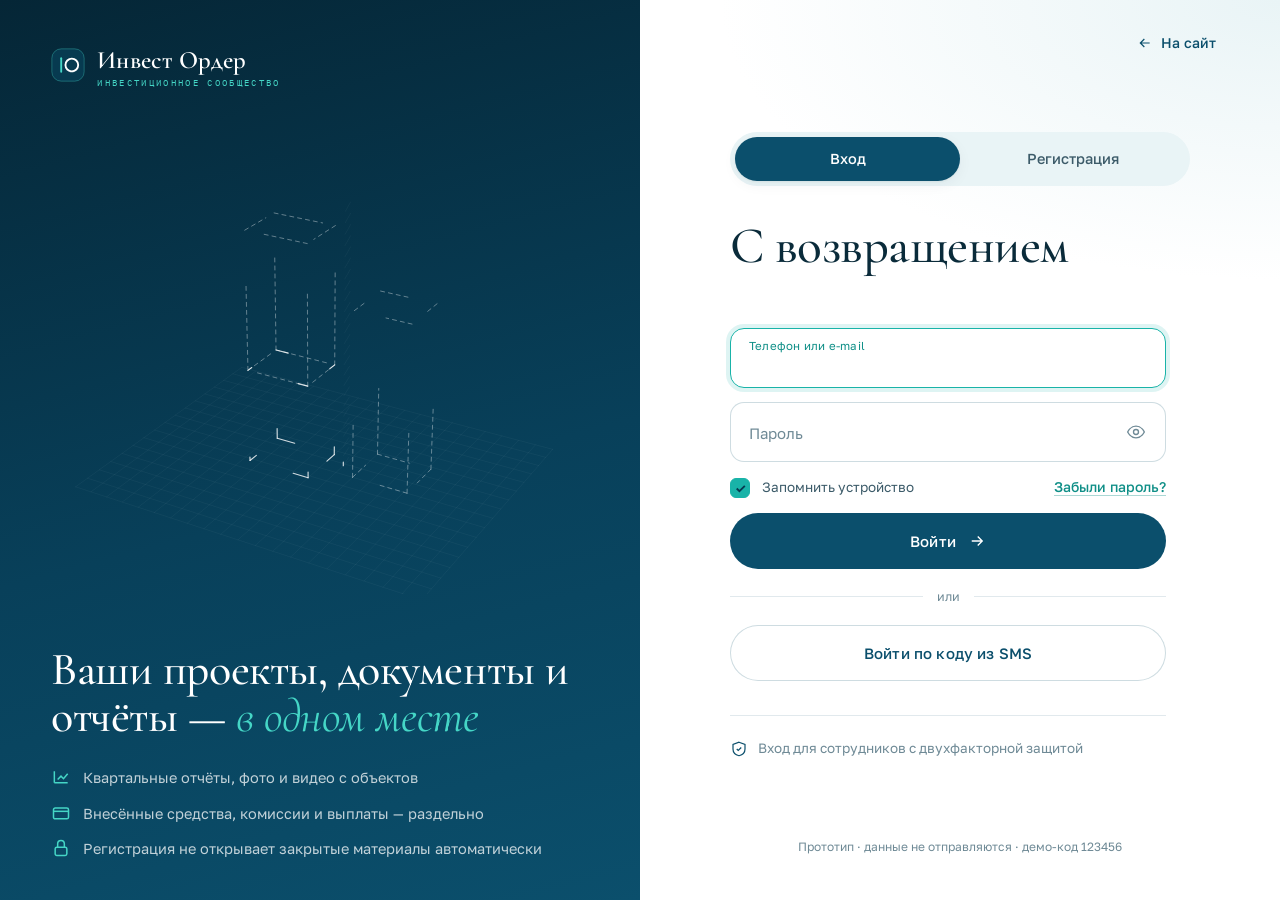
<file: auth.html>
<!doctype html>
<html lang="ru">
<head>
<meta charset="utf-8">
<meta name="viewport" content="width=device-width, initial-scale=1">
<title>Вход — Инвест Ордер</title>
<meta name="robots" content="noindex, nofollow">
<link rel="preconnect" href="https://fonts.googleapis.com"><link rel="preconnect" href="https://fonts.gstatic.com" crossorigin>
<link href="https://fonts.googleapis.com/css2?family=Cormorant+Garamond:ital,wght@0,400;0,500;0,600;1,400;1,500&family=Golos+Text:wght@400;500;600&family=IBM+Plex+Mono:wght@400&display=swap" rel="stylesheet">
<link rel="stylesheet" href="assets/css/style.css">
<link rel="stylesheet" href="assets/css/auth.css">
</head>
<body class="auth">
<div class="auth-wrap">
  <aside class="auth-art on-dark" aria-hidden="true">
    <a href="index.html" class="logo"><svg viewBox="0 0 40 40" fill="none"><rect x="1" y="1" width="38" height="38" rx="11" fill="#073a50" stroke="#45d6c6" stroke-opacity=".4"/><path d="M12 28V12" stroke="#45d6c6" stroke-width="2.2" stroke-linecap="round"/><circle cx="24.5" cy="20" r="7.5" stroke="#fff" stroke-width="2.2"/></svg><span>Инвест Ордер<small>инвестиционное сообщество</small></span></a>
    <div class="auth-art__glow"></div>
    <div class="auth-art__bp blueprint-host" id="authBp"></div>
    <div class="auth-art__text">
      <h2 class="split">Ваши проекты, документы и отчёты — <em>в одном месте</em></h2>
      <ul class="auth-art__points">
        <li><svg viewBox="0 0 24 24" fill="none" stroke="currentColor" stroke-width="1.8"><path d="M4 19V5M4 19h16M8 15l4-4 3 3 5-6"/></svg>Квартальные отчёты, фото и видео с объектов</li>
        <li><svg viewBox="0 0 24 24" fill="none" stroke="currentColor" stroke-width="1.8"><rect x="3" y="6" width="18" height="13" rx="2"/><path d="M3 10h18"/></svg>Внесённые средства, комиссии и выплаты — раздельно</li>
        <li><svg viewBox="0 0 24 24" fill="none" stroke="currentColor" stroke-width="1.8"><rect x="5" y="11" width="14" height="10" rx="2"/><path d="M8 11V7a4 4 0 018 0v4"/></svg>Регистрация не открывает закрытые материалы автоматически</li>
      </ul>
    </div>
  </aside>

  <main class="auth-main">
    <div class="auth-top">
      <a href="index.html" class="logo"><svg viewBox="0 0 40 40" fill="none"><rect x="1" y="1" width="38" height="38" rx="11" fill="#0b4f6c"/><path d="M12 28V12" stroke="#45d6c6" stroke-width="2.2" stroke-linecap="round"/><circle cx="24.5" cy="20" r="7.5" stroke="#fff" stroke-width="2.2"/></svg><span>Инвест Ордер</span></a>
      <a href="index.html" class="link-arrow" style="margin-left:auto;font-size:14px"><svg viewBox="0 0 24 24" fill="none" stroke="currentColor" stroke-width="1.8" style="transform:rotate(180deg)"><path d="M5 12h14M13 6l6 6-6 6"/></svg>На сайт</a>
    </div>

    <div class="auth-box">
      <div class="auth-tabs" id="tabs" data-tab="login" role="tablist">
        <span class="auth-tabs__pill"></span>
        <button role="tab" data-tab="login" class="is-active">Вход</button>
        <button role="tab" data-tab="register">Регистрация</button>
      </div>

      <!-- ВХОД -->
      <section class="step is-active" data-step="login">
        <h1>С возвращением</h1>
        <p class="step__lead">Войдите, чтобы увидеть заявки, участие и отчёты по проектам.</p>
        <form class="form" id="fLogin" novalidate>
          <div class="field"><input name="login" id="l-login" placeholder=" " autocomplete="username" required><label for="l-login">Телефон или e-mail</label><div class="field__err">Укажите телефон или e-mail</div></div>
          <div class="field pw-field"><input type="password" name="password" id="l-pw" placeholder=" " autocomplete="current-password" required><label for="l-pw">Пароль</label><button type="button" class="pw-toggle" aria-label="Показать пароль"></button><div class="field__err">Введите пароль</div></div>
          <div class="err-box" id="loginErr"></div>
          <div class="row-between"><label class="check" style="font-size:13.5px"><input type="checkbox" name="remember" checked><span>Запомнить устройство</span></label><button type="button" class="text-link" data-go="recover">Забыли пароль?</button></div>
          <button class="btn btn--block" type="submit">Войти <svg class="arr" viewBox="0 0 24 24" fill="none" stroke="currentColor" stroke-width="1.8"><path d="M5 12h14M13 6l6 6-6 6"/></svg></button>
          <div class="divider">или</div>
          <button type="button" class="btn btn--ghost btn--block" data-go="code">Войти по коду из SMS</button>
        </form>
        <a href="#" class="staff-link" data-go="staff"><svg viewBox="0 0 24 24" fill="none" stroke="currentColor" stroke-width="1.6"><path d="M12 3l8 3v6c0 5-3.5 8-8 9-4.5-1-8-4-8-9V6z"/><path d="M9 12l2 2 4-4"/></svg>Вход для сотрудников с двухфакторной защитой</a>
      </section>

      <!-- ВХОД ПО КОДУ: ТЕЛЕФОН -->
      <section class="step" data-step="code">
        <h1>Вход по коду</h1>
        <p class="step__lead">Отправим одноразовый код на телефон, указанный при регистрации или в заявке.</p>
        <form class="form" id="fCode" novalidate>
          <div class="field"><input name="phone" id="c-phone" placeholder=" " inputmode="tel" autocomplete="tel" required><label for="c-phone">Телефон</label><div class="field__err">Проверьте номер телефона</div></div>
          <button class="btn btn--block" type="submit">Получить код</button>
          <button type="button" class="text-link" data-back="login" style="justify-self:start">← Войти по паролю</button>
        </form>
      </section>

      <!-- РЕГИСТРАЦИЯ -->
      <section class="step" data-step="register">
        <h1>Регистрация</h1>
        <p class="step__lead">Если вы уже оставляли заявку, после подтверждения телефона мы привяжем её к кабинету — без дублей.</p>
        <form class="form" id="fReg" novalidate>
          <div class="field"><input name="name" id="r-name" placeholder=" " autocomplete="name" required><label for="r-name">Имя и фамилия</label><div class="field__err">Укажите имя</div></div>
          <div class="form__row">
            <div class="field"><input name="phone" id="r-phone" placeholder=" " inputmode="tel" autocomplete="tel" required><label for="r-phone">Телефон</label><div class="field__err">Проверьте номер</div></div>
            <div class="field"><input name="email" id="r-email" type="email" placeholder=" " autocomplete="email"><label for="r-email">E-mail (необязательно)</label><div class="field__err">Проверьте e-mail</div></div>
          </div>
          <div>
            <div class="field pw-field"><input type="password" name="password" id="r-pw" placeholder=" " autocomplete="new-password" required><label for="r-pw">Придумайте пароль</label><button type="button" class="pw-toggle" aria-label="Показать пароль"></button><div class="field__err">Пароль ненадёжный. Добавьте буквы, цифры или длину</div></div>
            <div class="pwm" data-for="r-pw"></div>
          </div>
          <input type="text" name="website" tabindex="-1" autocomplete="off" class="sr-only" aria-hidden="true">
          <label class="check"><input type="checkbox" name="pd" required><span>Даю <a href="#">согласие на обработку персональных данных</a></span></label>
          <label class="check"><input type="checkbox" name="terms" required><span>Принимаю <a href="#">пользовательское соглашение</a> и понимаю, что регистрация не даёт доступа к закрытым материалам проектов</span></label>
          <button class="btn btn--block" type="submit">Продолжить <svg class="arr" viewBox="0 0 24 24" fill="none" stroke="currentColor" stroke-width="1.8"><path d="M5 12h14M13 6l6 6-6 6"/></svg></button>
        </form>
      </section>

      <!-- ВВОД КОДА (общий) -->
      <section class="step" data-step="otp">
        <h1 id="otpTitle">Подтвердите телефон</h1>
        <p class="step__lead" id="otpLead">Код отправлен на <b id="otpPhone"></b>.</p>
        <div class="otp" id="otp" role="group" aria-label="Код из 6 цифр"></div>
        <div class="otp-meta"><span class="demo-hint" id="otpHint">Демо-код: 123456</span><button type="button" class="text-link" id="resend" disabled>Отправить снова через 0:59</button></div>
        <div class="err-box" id="otpErr" style="margin-top:14px"></div>
        <button type="button" class="text-link" id="otpBack" style="margin-top:22px">← Изменить номер</button>
      </section>

      <!-- ПРИВЯЗКА ЗАЯВОК -->
      <section class="step" data-step="link">
        <svg class="done-ico" viewBox="0 0 80 80"><circle pathLength="1" cx="40" cy="40" r="36"/><path pathLength="1" d="M24 41l11 11 21-23"/></svg>
        <h1>Телефон подтверждён</h1>
        <p class="step__lead" id="linkLead"></p>
        <div class="found" id="found"></div>
        <a class="btn btn--block" href="cabinet.html">Перейти в кабинет <svg class="arr" viewBox="0 0 24 24" fill="none" stroke="currentColor" stroke-width="1.8"><path d="M5 12h14M13 6l6 6-6 6"/></svg></a>
        <p class="muted" style="font-size:13px;margin-top:16px">Статус проверки: <b>кандидат</b>. Доступ к материалам конкретного проекта команда открывает после обсуждения.</p>
      </section>

      <!-- ВОССТАНОВЛЕНИЕ -->
      <section class="step" data-step="recover">
        <h1>Восстановление доступа</h1>
        <p class="step__lead">Укажите телефон или e-mail. Если аккаунт существует, мы отправим код. По соображениям безопасности мы не сообщаем, зарегистрирован ли адрес.</p>
        <form class="form" id="fRec" novalidate>
          <div class="field"><input name="login" id="rc-login" placeholder=" " autocomplete="username" required><label for="rc-login">Телефон или e-mail</label><div class="field__err">Укажите телефон или e-mail</div></div>
          <button class="btn btn--block" type="submit">Отправить код</button>
          <button type="button" class="text-link" data-back="login" style="justify-self:start">← Вернуться ко входу</button>
        </form>
      </section>

      <section class="step" data-step="newpw">
        <h1>Новый пароль</h1>
        <p class="step__lead">После смены пароля все другие сессии будут завершены.</p>
        <form class="form" id="fNew" novalidate>
          <div class="field pw-field"><input type="password" name="p1" id="n-p1" placeholder=" " autocomplete="new-password" required><label for="n-p1">Новый пароль</label><button type="button" class="pw-toggle" aria-label="Показать пароль"></button><div class="field__err">Пароль ненадёжный. Добавьте буквы, цифры или длину</div></div>
          <div class="pwm" data-for="n-p1"></div>
          <div class="field pw-field"><input type="password" name="p2" id="n-p2" placeholder=" " autocomplete="new-password" required><label for="n-p2">Повторите пароль</label><button type="button" class="pw-toggle" aria-label="Показать пароль"></button><div class="field__err">Пароли не совпадают</div></div>
          <button class="btn btn--block" type="submit">Сохранить и войти</button>
        </form>
      </section>

      <!-- СОТРУДНИКИ -->
      <section class="step" data-step="staff">
        <span class="eyebrow">Для команды</span>
        <h1 style="margin-top:12px">Вход сотрудника</h1>
        <p class="step__lead">Рабочая почта, пароль и код из приложения-аутентификатора.</p>
        <form class="form" id="fStaff" novalidate>
          <div class="field"><input name="email" id="s-email" type="email" placeholder=" " autocomplete="username" required><label for="s-email">Рабочий e-mail</label><div class="field__err">Укажите рабочий e-mail</div></div>
          <div class="field pw-field"><input type="password" name="password" id="s-pw" placeholder=" " autocomplete="current-password" required><label for="s-pw">Пароль</label><button type="button" class="pw-toggle" aria-label="Показать пароль"></button><div class="field__err">Введите пароль</div></div>
          <button class="btn btn--block" type="submit">Далее</button>
          <button type="button" class="text-link" data-back="login" style="justify-self:start">← Вход для инвесторов</button>
        </form>
      </section>
    </div>

    <p class="auth-foot">Прототип · данные не отправляются · демо-код 123456</p>
  </main>
</div>

<script src="assets/js/lines.js"></script>
<script src="assets/js/data.js"></script>
<script src="assets/js/main.js"></script>
<script src="assets/js/auth.js"></script>
</body>
</html>
</file>
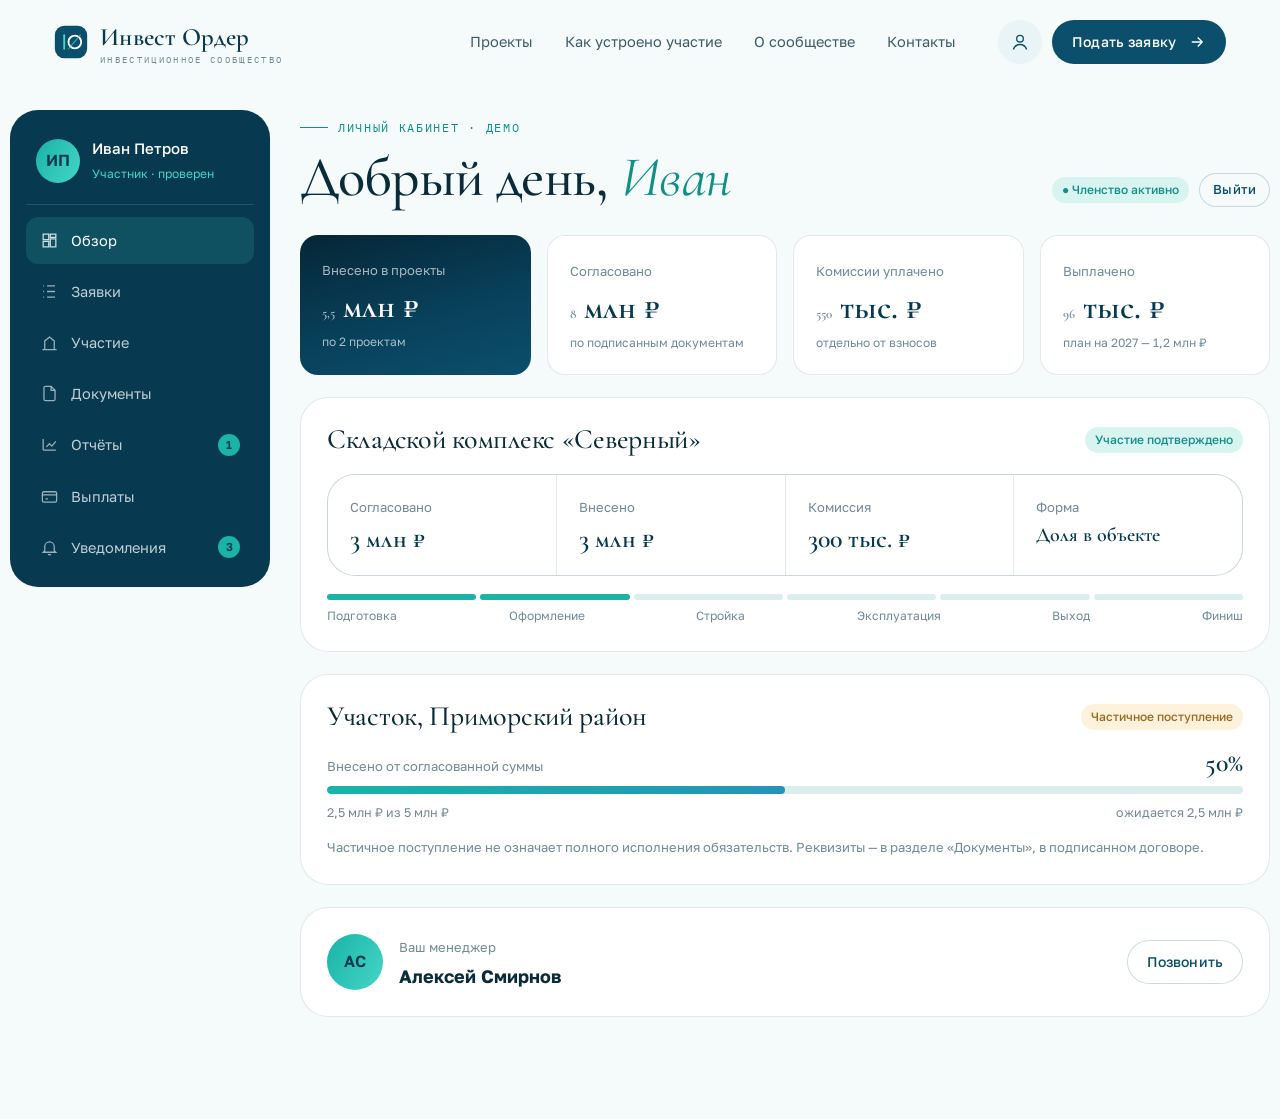
<file: cabinet.html>
<!doctype html>
<html lang="ru">
<head>
<meta charset="utf-8">
<meta name="viewport" content="width=device-width, initial-scale=1">
<title>Личный кабинет — Инвест Ордер</title>
<meta name="robots" content="noindex, nofollow">
<link rel="preconnect" href="https://fonts.googleapis.com"><link rel="preconnect" href="https://fonts.gstatic.com" crossorigin>
<link href="https://fonts.googleapis.com/css2?family=Cormorant+Garamond:ital,wght@0,400;0,500;0,600;1,400;1,500&family=Golos+Text:wght@400;500;600&family=IBM+Plex+Mono:wght@400&display=swap" rel="stylesheet">
<link rel="stylesheet" href="assets/css/style.css">
</head>
<body data-page="cabinet" style="background:var(--paper)">
<div id="site-header"></div>
<main class="container cab">
  <nav class="cab-nav" aria-label="Разделы кабинета">
    <div class="cab-user"><div class="avatar">ИП</div><div><b>Иван Петров</b><span>Участник · проверен</span></div></div>
    <button data-tab="overview" class="is-active"><svg viewBox="0 0 24 24" fill="none" stroke="currentColor" stroke-width="1.6"><path d="M4 4h7v7H4zM13 4h7v4h-7zM13 10h7v10h-7zM4 13h7v7H4z"/></svg>Обзор</button>
    <button data-tab="apps"><svg viewBox="0 0 24 24" fill="none" stroke="currentColor" stroke-width="1.6"><path d="M9 5h10M9 12h10M9 19h10M4 5h1M4 12h1M4 19h1"/></svg>Заявки</button>
    <button data-tab="part"><svg viewBox="0 0 24 24" fill="none" stroke="currentColor" stroke-width="1.6"><path d="M3 21h18M6 21V10l6-5 6 5v11"/></svg>Участие</button>
    <button data-tab="docs"><svg viewBox="0 0 24 24" fill="none" stroke="currentColor" stroke-width="1.6"><path d="M14 3H7a2 2 0 00-2 2v14a2 2 0 002 2h10a2 2 0 002-2V8z"/><path d="M14 3v5h5"/></svg>Документы</button>
    <button data-tab="reports"><svg viewBox="0 0 24 24" fill="none" stroke="currentColor" stroke-width="1.6"><path d="M4 19V5M4 19h16M8 15l4-4 3 3 5-6"/></svg>Отчёты<span class="count">1</span></button>
    <button data-tab="payouts"><svg viewBox="0 0 24 24" fill="none" stroke="currentColor" stroke-width="1.6"><rect x="3" y="6" width="18" height="13" rx="2"/><path d="M3 10h18M7 15h3"/></svg>Выплаты</button>
    <button data-tab="notif"><svg viewBox="0 0 24 24" fill="none" stroke="currentColor" stroke-width="1.6"><path d="M18 16V11a6 6 0 10-12 0v5l-2 2h16zM10 21h4"/></svg>Уведомления<span class="count">3</span></button>
  </nav>

  <div class="cab-main">
    <!-- ОБЗОР -->
    <section class="cab-pane is-active" data-pane="overview">
      <div class="cab-head"><div><span class="eyebrow">Личный кабинет · демо</span><h1 style="margin-top:12px">Добрый день, <em>Иван</em></h1></div><div style="display:flex;gap:10px;align-items:center;flex-wrap:wrap"><span class="state state--ok">● Членство активно</span><a href="auth.html" class="btn btn--ghost btn--xs" style="height:34px;padding:0 14px;font-size:13px">Выйти</a></div></div>
      <div class="cab-grid">
        <div class="kpi kpi--accent" data-reveal><span>Внесено в проекты</span><b><span data-count="5.5">0</span> млн ₽</b><small>по 2 проектам</small></div>
        <div class="kpi" data-reveal style="--d:.08s"><span>Согласовано</span><b><span data-count="8">0</span> млн ₽</b><small>по подписанным документам</small></div>
        <div class="kpi" data-reveal style="--d:.16s"><span>Комиссии уплачено</span><b><span data-count="550">0</span> тыс. ₽</b><small>отдельно от взносов</small></div>
        <div class="kpi" data-reveal style="--d:.24s"><span>Выплачено</span><b><span data-count="96">0</span> тыс. ₽</b><small>план на 2027 — 1,2 млн ₽</small></div>
      </div>
      <div class="panel" data-reveal>
        <div class="panel__head"><h3>Складской комплекс «Северный»</h3><span class="state state--ok">Участие подтверждено</span></div>
        <div class="metrics" style="grid-template-columns:repeat(4,1fr)">
          <div class="metric"><dt>Согласовано</dt><dd style="font-size:26px">3 млн ₽</dd></div>
          <div class="metric"><dt>Внесено</dt><dd style="font-size:26px">3 млн ₽</dd></div>
          <div class="metric"><dt>Комиссия</dt><dd style="font-size:26px">300 тыс. ₽</dd></div>
          <div class="metric"><dt>Форма</dt><dd style="font-size:20px">Доля в объекте</dd></div>
        </div>
        <div class="pstatus" aria-hidden="true"><i class="on"></i><i class="now"></i><i></i><i></i><i></i><i></i></div>
        <div class="pstatus-labels"><span>Подготовка</span><span>Оформление</span><span>Стройка</span><span>Эксплуатация</span><span>Выход</span><span>Финиш</span></div>
      </div>
      <div class="panel" data-reveal>
        <div class="panel__head"><h3>Участок, Приморский район</h3><span class="state state--wait">Частичное поступление</span></div>
        <div class="progress" data-progress="50" data-over="0">
          <div class="progress__top"><span>Внесено от согласованной суммы</span><b>50%</b></div>
          <div class="progress__bar"><div class="progress__fill"></div></div>
          <div class="progress__bottom"><span>2,5 млн ₽ из 5 млн ₽</span><span>ожидается 2,5 млн ₽</span></div>
        </div>
        <p class="muted" style="font-size:13px;margin:14px 0 0">Частичное поступление не означает полного исполнения обязательств. Реквизиты — в разделе «Документы», в подписанном договоре.</p>
      </div>
      <div class="panel manager" data-reveal><div class="avatar" style="width:56px;height:56px">АС</div><div style="flex:1"><span class="muted" style="font-size:13px">Ваш менеджер</span><h4 style="margin:2px 0 0;font-size:18px">Алексей Смирнов</h4></div><a class="btn btn--ghost btn--sm" href="tel:+70000000000">Позвонить</a></div>
    </section>

    <!-- ЗАЯВКИ -->
    <section class="cab-pane" data-pane="apps">
      <div class="cab-head"><h1>Мои <em>заявки</em></h1><button class="btn btn--sm" data-apply>Новая заявка</button></div>
      <div class="panel">
        <div class="panel__head"><h3>Торговый павильон у трассы Р-217</h3><span class="state">Обсуждение</span></div>
        <p class="muted" style="margin:0">Заявка №З-104211 от 06.11.2026 · желаемая сумма 2 млн ₽ · связь: Telegram</p>
        <div class="pstatus"><i class="on"></i><i class="on"></i><i class="on"></i><i class="now"></i><i></i><i></i><i></i><i></i><i></i></div>
        <div class="pstatus-labels"><span>Новая</span><span>Ответственный</span><span>Контакт</span><span>Обсуждение</span><span>Условия</span><span>Подписано</span><span>Поступление</span><span>Подтверждено</span></div>
      </div>
      <div class="panel">
        <div class="panel__head"><h3>Торговое помещение, Махачкала</h3><span class="state state--wait">Лист ожидания</span></div>
        <p class="muted" style="margin:0">Набор закрыт. Сообщим, если места освободятся.</p>
      </div>
    </section>

    <!-- УЧАСТИЕ -->
    <section class="cab-pane" data-pane="part">
      <div class="cab-head"><h1>Моё <em>участие</em></h1></div>
      <div class="panel"><div class="table-wrap"><table class="table">
        <thead><tr><th>Проект</th><th>Форма</th><th>Согласовано</th><th>Внесено</th><th>Комиссия</th><th>Версия условий</th></tr></thead>
        <tbody>
          <tr><td style="color:var(--ink)">Склад «Северный»</td><td>Доля в объекте</td><td>3 000 000 ₽</td><td>3 000 000 ₽</td><td>300 000 ₽</td><td class="mono">3.1</td></tr>
          <tr><td style="color:var(--ink)">Участок, Приморский р-н</td><td>Совместная покупка</td><td>5 000 000 ₽</td><td>2 500 000 ₽</td><td>250 000 ₽</td><td class="mono">2.0</td></tr>
        </tbody></table></div>
        <p class="muted" style="font-size:13px;margin:16px 0 0">Ваши условия привязаны к версии, которую вы согласовали. Новые версии карточки проекта их не меняют.</p>
      </div>
    </section>

    <!-- ДОКУМЕНТЫ -->
    <section class="cab-pane" data-pane="docs">
      <div class="cab-head"><h1>Документы и <em>материалы</em></h1></div>
      <div class="panel">
        <div class="doc-row"><svg viewBox="0 0 24 24" fill="none" stroke="currentColor" stroke-width="1.4"><path d="M14 3H7a2 2 0 00-2 2v14a2 2 0 002 2h10a2 2 0 002-2V8z"/><path d="M14 3v5h5M9 13h6M9 17h4"/></svg><div><b>Договор простого товарищества — подписанный экземпляр</b><span>Склад «Северный» · загружен сотрудником 20.05.2026</span></div><button class="btn btn--ghost btn--sm">Открыть</button></div>
        <div class="doc-row"><svg viewBox="0 0 24 24" fill="none" stroke="currentColor" stroke-width="1.4"><path d="M14 3H7a2 2 0 00-2 2v14a2 2 0 002 2h10a2 2 0 002-2V8z"/><path d="M14 3v5h5M9 13h6M9 17h4"/></svg><div><b>Финансовая модель, версия 3.1</b><span>Склад «Северный» · доступ выдан 12.05.2026</span></div><button class="btn btn--ghost btn--sm">Открыть</button></div>
        <div class="doc-row"><svg viewBox="0 0 24 24" fill="none" stroke="currentColor" stroke-width="1.4"><path d="M14 3H7a2 2 0 00-2 2v14a2 2 0 002 2h10a2 2 0 002-2V8z"/><path d="M14 3v5h5M9 13h6M9 17h4"/></svg><div><b>Договор инвестиционного товарищества</b><span>Участок, Приморский р-н · загружен 02.09.2026</span></div><button class="btn btn--ghost btn--sm">Открыть</button></div>
      </div>
      <div class="alert alert--info"><svg viewBox="0 0 24 24" fill="none" stroke="currentColor" stroke-width="1.8"><circle cx="12" cy="12" r="9"/><path d="M12 11v6M12 7.5v.5"/></svg><span>Электронного подписания нет: документы подписываются лично, сотрудник загружает итоговые экземпляры.</span></div>
    </section>

    <!-- ОТЧЁТЫ -->
    <section class="cab-pane" data-pane="reports">
      <div class="cab-head"><h1>Квартальные <em>отчёты</em></h1></div>
      <div class="panel">
        <div class="panel__head"><h3>Склад «Северный» · III квартал 2026</h3><span class="state state--ok">Новый</span></div>
        <p class="muted">Опубликован 20.10.2026 · версия 1 · не прочитан</p>
        <dl class="metrics" style="grid-template-columns:repeat(3,1fr)">
          <div class="metric"><dt>Бюджет план / факт</dt><dd style="font-size:24px">14,2 / 13,6 млн ₽</dd></div>
          <div class="metric"><dt>Остаток средств</dt><dd style="font-size:24px">18,9 млн ₽</dd></div>
          <div class="metric"><dt>Этап</dt><dd style="font-size:20px">Оформление завершено</dd></div>
        </dl>
        <div style="margin-top:18px;display:flex;gap:10px;flex-wrap:wrap"><button class="btn btn--sm">Читать отчёт</button><button class="btn btn--ghost btn--sm">Фото и видео · 24</button></div>
      </div>
      <div class="panel"><div class="panel__head"><h3>Склад «Северный» · II квартал 2026</h3><span class="state">Прочитан 25.07.2026</span></div><p class="muted" style="margin:0">Версия 2 · исправлена строка «Расходы на оформление», причина указана в отчёте</p></div>
    </section>

    <!-- ВЫПЛАТЫ -->
    <section class="cab-pane" data-pane="payouts">
      <div class="cab-head"><h1>Выплаты: <em>план и факт</em></h1></div>
      <div class="panel"><div class="table-wrap"><table class="table">
        <thead><tr><th>Дата</th><th>Проект</th><th>Вид</th><th>План</th><th>Факт</th></tr></thead>
        <tbody>
          <tr><td>30.09.2026</td><td>Склад «Северный»</td><td>Возврат части капитала</td><td>96 000 ₽</td><td style="color:var(--teal-3);font-weight:600">96 000 ₽</td></tr>
          <tr><td>31.03.2027</td><td>Склад «Северный»</td><td>Прибыль (аренда)</td><td>285 000 ₽</td><td>—</td></tr>
          <tr><td>30.06.2027</td><td>Склад «Северный»</td><td>Прибыль (аренда)</td><td>285 000 ₽</td><td>—</td></tr>
        </tbody></table></div>
        <p class="muted" style="font-size:13px;margin:16px 0 0">Возврат капитала не является прибылью. Суммы указаны до НДФЛ.</p>
      </div>
    </section>

    <!-- УВЕДОМЛЕНИЯ -->
    <section class="cab-pane" data-pane="notif">
      <div class="cab-head"><h1><em>Уведомления</em></h1></div>
      <div class="panel">
        <div class="notif is-new"><div class="notif__ico"><svg viewBox="0 0 24 24" fill="none" stroke="currentColor" stroke-width="1.6"><path d="M4 19V5M4 19h16M8 15l4-4 3 3 5-6"/></svg></div><div><b>Опубликован отчёт за III квартал</b><p>Склад «Северный»</p></div><time>20.10</time></div>
        <div class="notif is-new"><div class="notif__ico"><svg viewBox="0 0 24 24" fill="none" stroke="currentColor" stroke-width="1.6"><rect x="3" y="6" width="18" height="13" rx="2"/><path d="M3 10h18"/></svg></div><div><b>Отражено поступление 2 500 000 ₽</b><p>Участок, Приморский район</p></div><time>14.10</time></div>
        <div class="notif is-new"><div class="notif__ico"><svg viewBox="0 0 24 24" fill="none" stroke="currentColor" stroke-width="1.6"><path d="M9 5h10M9 12h10M9 19h10"/></svg></div><div><b>Заявка перешла в статус «Обсуждение»</b><p>Торговый павильон у трассы Р-217</p></div><time>07.11</time></div>
        <div class="notif"><div class="notif__ico"><svg viewBox="0 0 24 24" fill="none" stroke="currentColor" stroke-width="1.6"><rect x="5" y="11" width="14" height="10" rx="2"/><path d="M8 11V7a4 4 0 018 0v4"/></svg></div><div><b>Открыт доступ к материалам проекта</b><p>Финансовая модель, версия 3.1</p></div><time>12.05</time></div>
      </div>
    </section>
  </div>
</main>
<script src="assets/js/lines.js"></script>
<script src="assets/js/data.js"></script>
<script src="assets/js/main.js"></script>
<script src="assets/js/pages.js"></script>
</body>
</html>
</file>
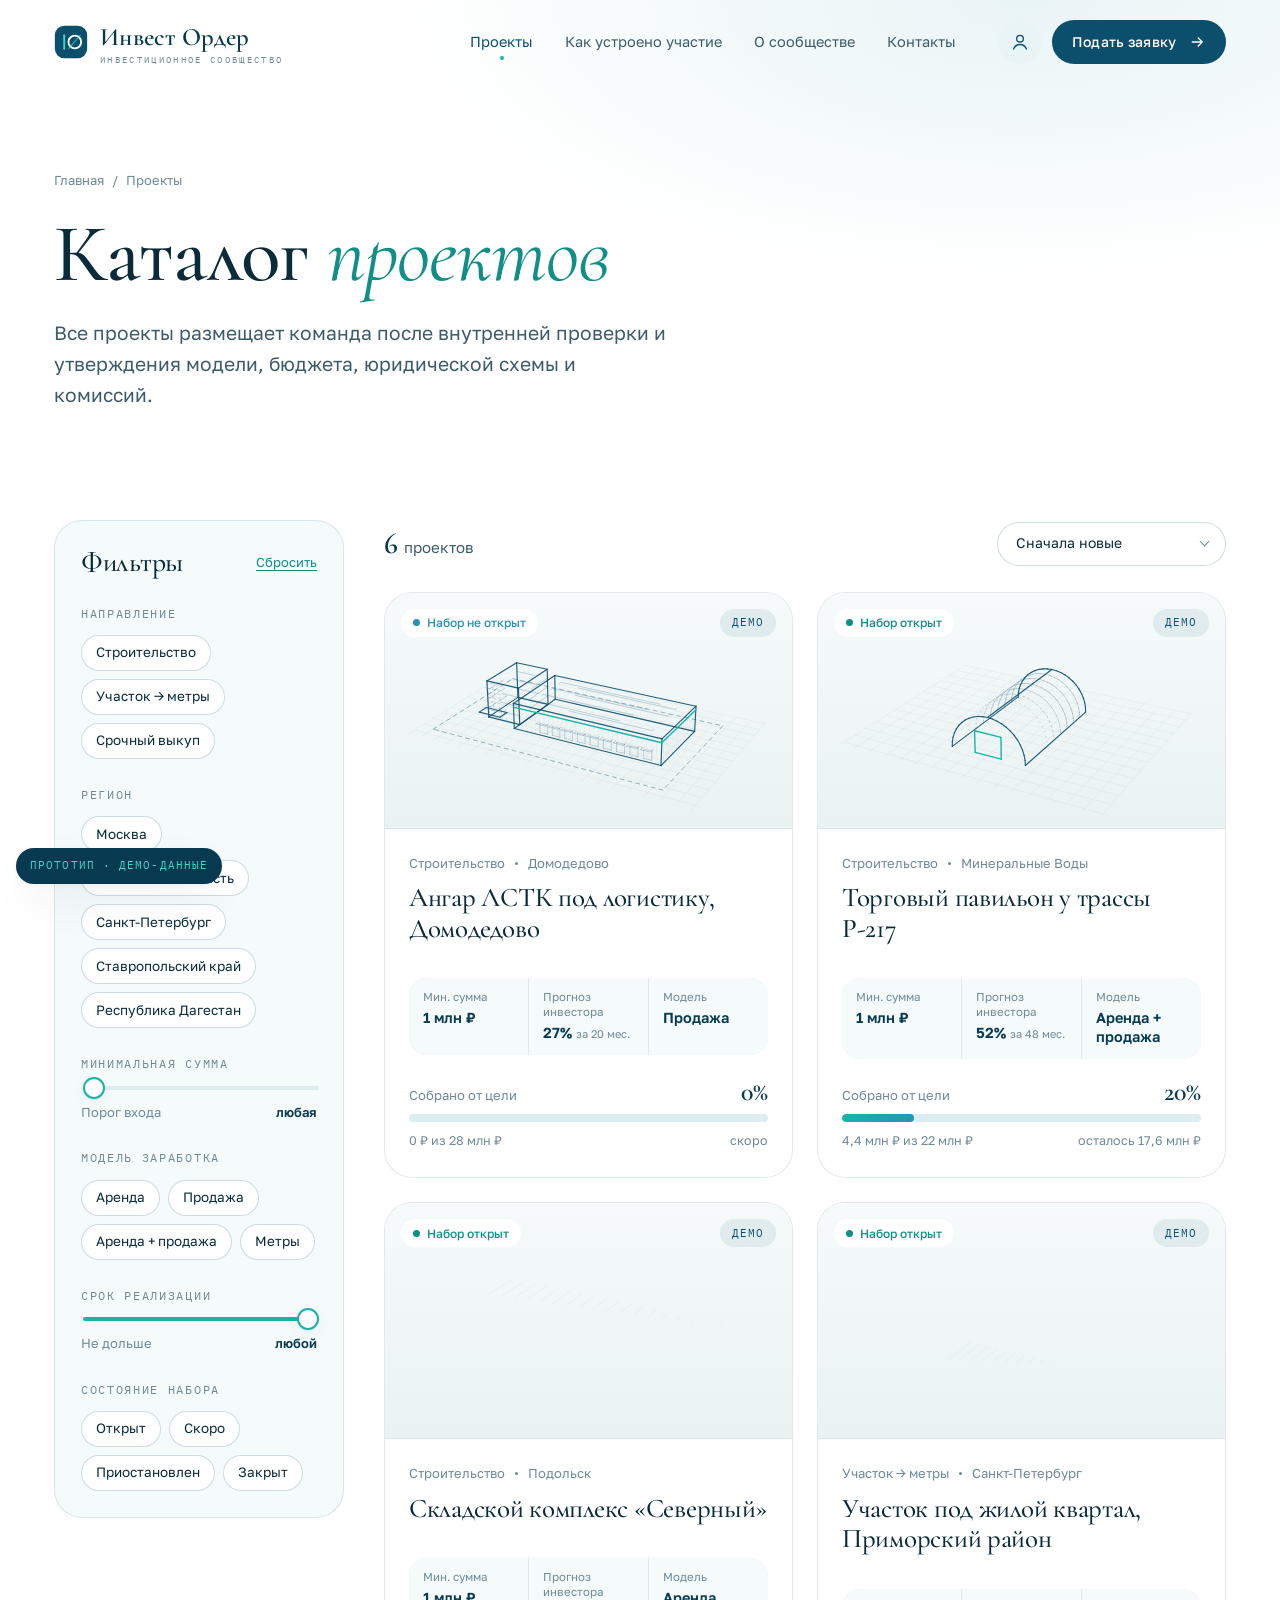
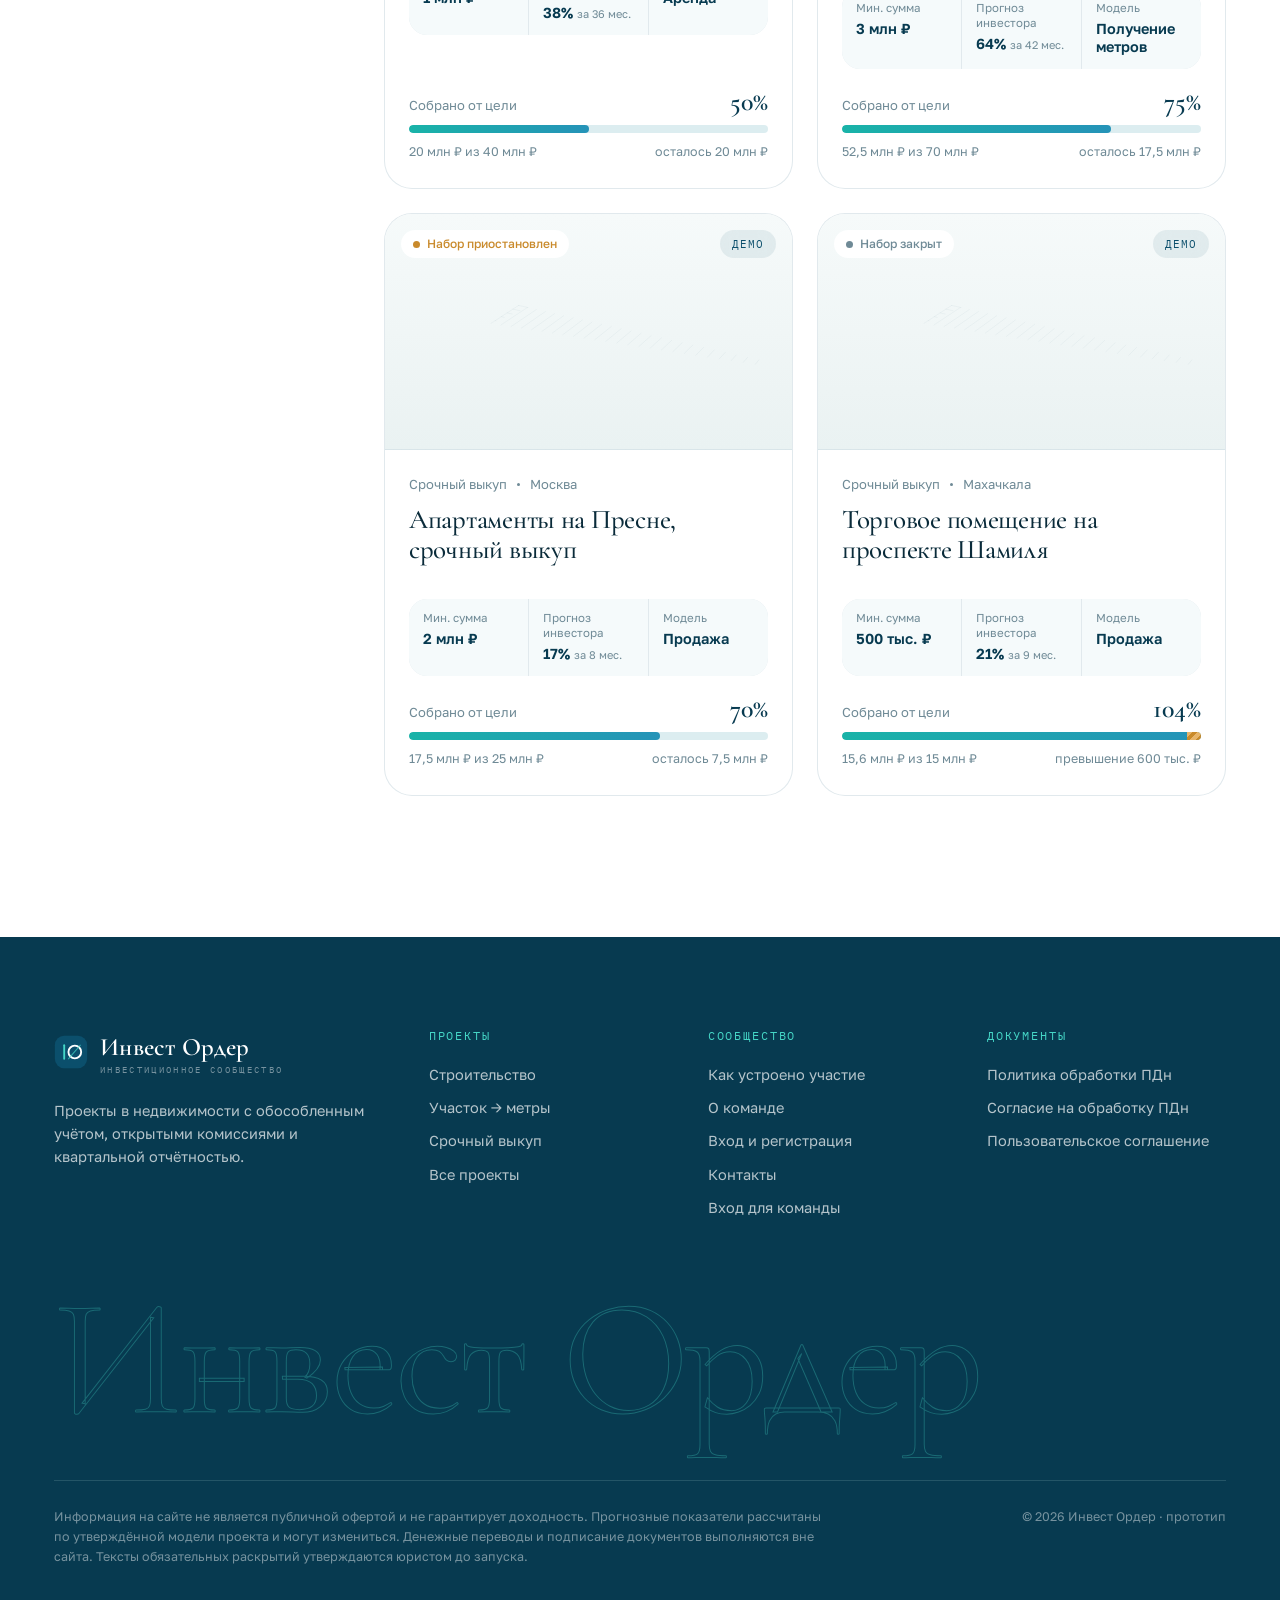
<file: catalog.html>
<!doctype html>
<html lang="ru">
<head>
<meta charset="utf-8">
<meta name="viewport" content="width=device-width, initial-scale=1">
<meta name="robots" content="noindex, nofollow">
<title>Проекты — Инвест Ордер</title>
<meta name="description" content="Каталог инвестиционных проектов в недвижимости: строительство, участки под застройщика, срочный выкуп.">
<link rel="preconnect" href="https://fonts.googleapis.com"><link rel="preconnect" href="https://fonts.gstatic.com" crossorigin>
<link href="https://fonts.googleapis.com/css2?family=Cormorant+Garamond:ital,wght@0,400;0,500;0,600;1,400;1,500&family=Golos+Text:wght@400;500;600&family=IBM+Plex+Mono:wght@400&display=swap" rel="stylesheet">
<link rel="stylesheet" href="assets/css/style.css">
</head>
<body data-page="catalog">
<div id="site-header"></div>
<main>
  <section class="page-hero">
    <div class="container">
      <nav class="crumbs" data-reveal="fade"><a href="index.html">Главная</a>/<span>Проекты</span></nav>
      <h1 class="split">Каталог <em>проектов</em></h1>
      <p class="lead" data-reveal style="--d:.3s">Все проекты размещает команда после внутренней проверки и утверждения модели, бюджета, юридической схемы и комиссий.</p>
    </div>
  </section>

  <section class="section" style="padding-top:20px">
    <div class="container catalog">
      <aside class="filters" id="filters" aria-label="Фильтры">
        <div class="filters__head"><h3>Фильтры</h3><button class="reset" data-reset>Сбросить</button><button class="icon-btn filters-toggle" id="filtersClose" aria-label="Закрыть фильтры"><svg viewBox="0 0 24 24" fill="none" stroke="currentColor" stroke-width="1.6"><path d="M6 6l12 12M18 6L6 18"/></svg></button></div>
        <div><h4>Направление</h4><div class="chips">
          <label class="chip"><input type="checkbox" name="dir" value="build"><span>Строительство</span></label>
          <label class="chip"><input type="checkbox" name="dir" value="land"><span>Участок → метры</span></label>
          <label class="chip"><input type="checkbox" name="dir" value="resale"><span>Срочный выкуп</span></label>
        </div></div>
        <div><h4>Регион</h4><div class="chips" id="fRegion"></div></div>
        <div class="range"><h4 style="margin:0">Минимальная сумма</h4><input type="range" id="fMin" min="0" max="5" step="1" value="0" aria-label="Минимальная сумма участия"><div class="range__val"><span>Порог входа</span><b id="fMinVal">любая</b></div></div>
        <div><h4>Модель заработка</h4><div class="chips">
          <label class="chip"><input type="checkbox" name="model" value="rent"><span>Аренда</span></label>
          <label class="chip"><input type="checkbox" name="model" value="sale"><span>Продажа</span></label>
          <label class="chip"><input type="checkbox" name="model" value="mixed"><span>Аренда + продажа</span></label>
          <label class="chip"><input type="checkbox" name="model" value="meters"><span>Метры</span></label>
        </div></div>
        <div class="range"><h4 style="margin:0">Срок реализации</h4><input type="range" id="fTerm" min="6" max="48" step="6" value="48" aria-label="Максимальный срок реализации"><div class="range__val"><span>Не дольше</span><b id="fTermVal">любой</b></div></div>
        <div><h4>Состояние набора</h4><div class="chips">
          <label class="chip"><input type="checkbox" name="status" value="open"><span>Открыт</span></label>
          <label class="chip"><input type="checkbox" name="status" value="soon"><span>Скоро</span></label>
          <label class="chip"><input type="checkbox" name="status" value="paused"><span>Приостановлен</span></label>
          <label class="chip"><input type="checkbox" name="status" value="closed"><span>Закрыт</span></label>
        </div></div>
      </aside>

      <div>
        <div class="toolbar">
          <div class="toolbar__count"><b id="count">6</b><span id="countWord">проектов</span></div>
          <div style="display:flex;gap:10px;flex-wrap:wrap">
            <button class="btn btn--ghost btn--sm filters-toggle" id="filtersOpen">Фильтры</button>
            <label class="select-pill"><span class="sr-only">Сортировка</span><select id="sort"><option value="new">Сначала новые</option><option value="pct">По проценту сбора</option><option value="min">По минимальной сумме</option><option value="term">По сроку</option></select></label>
          </div>
        </div>
        <div class="projects" id="catalogGrid"></div>
        <div class="empty" id="empty"><h3>Ничего не нашлось</h3><p class="muted">Попробуйте ослабить фильтры или оставьте заявку — расскажем о проектах в подготовке.</p><button class="btn btn--ghost btn--sm" data-reset>Сбросить фильтры</button></div>
      </div>
    </div>
  </section>
</main>
<div id="site-footer"></div>
<script src="assets/js/lines.js"></script>
<script src="assets/js/data.js"></script>
<script src="assets/js/main.js"></script>
<script src="assets/js/pages.js"></script>
</body>
</html>
</file>
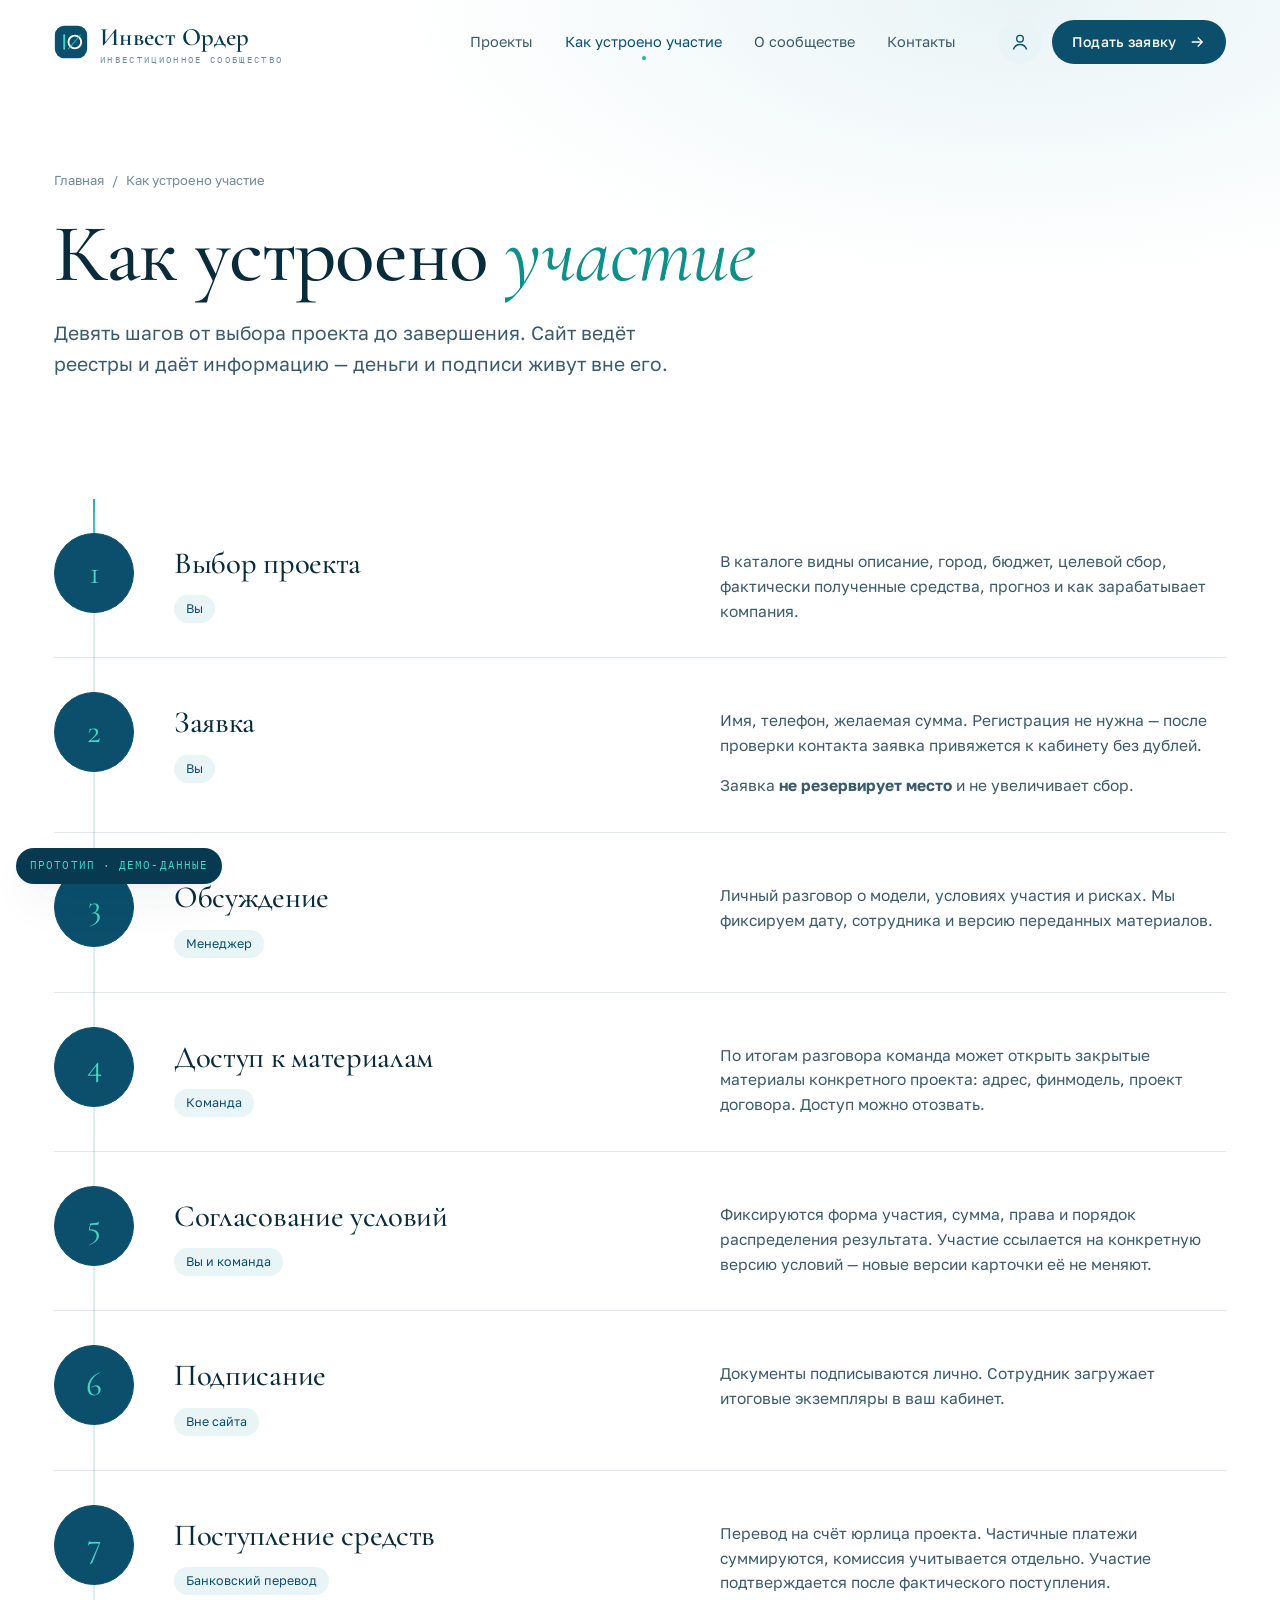
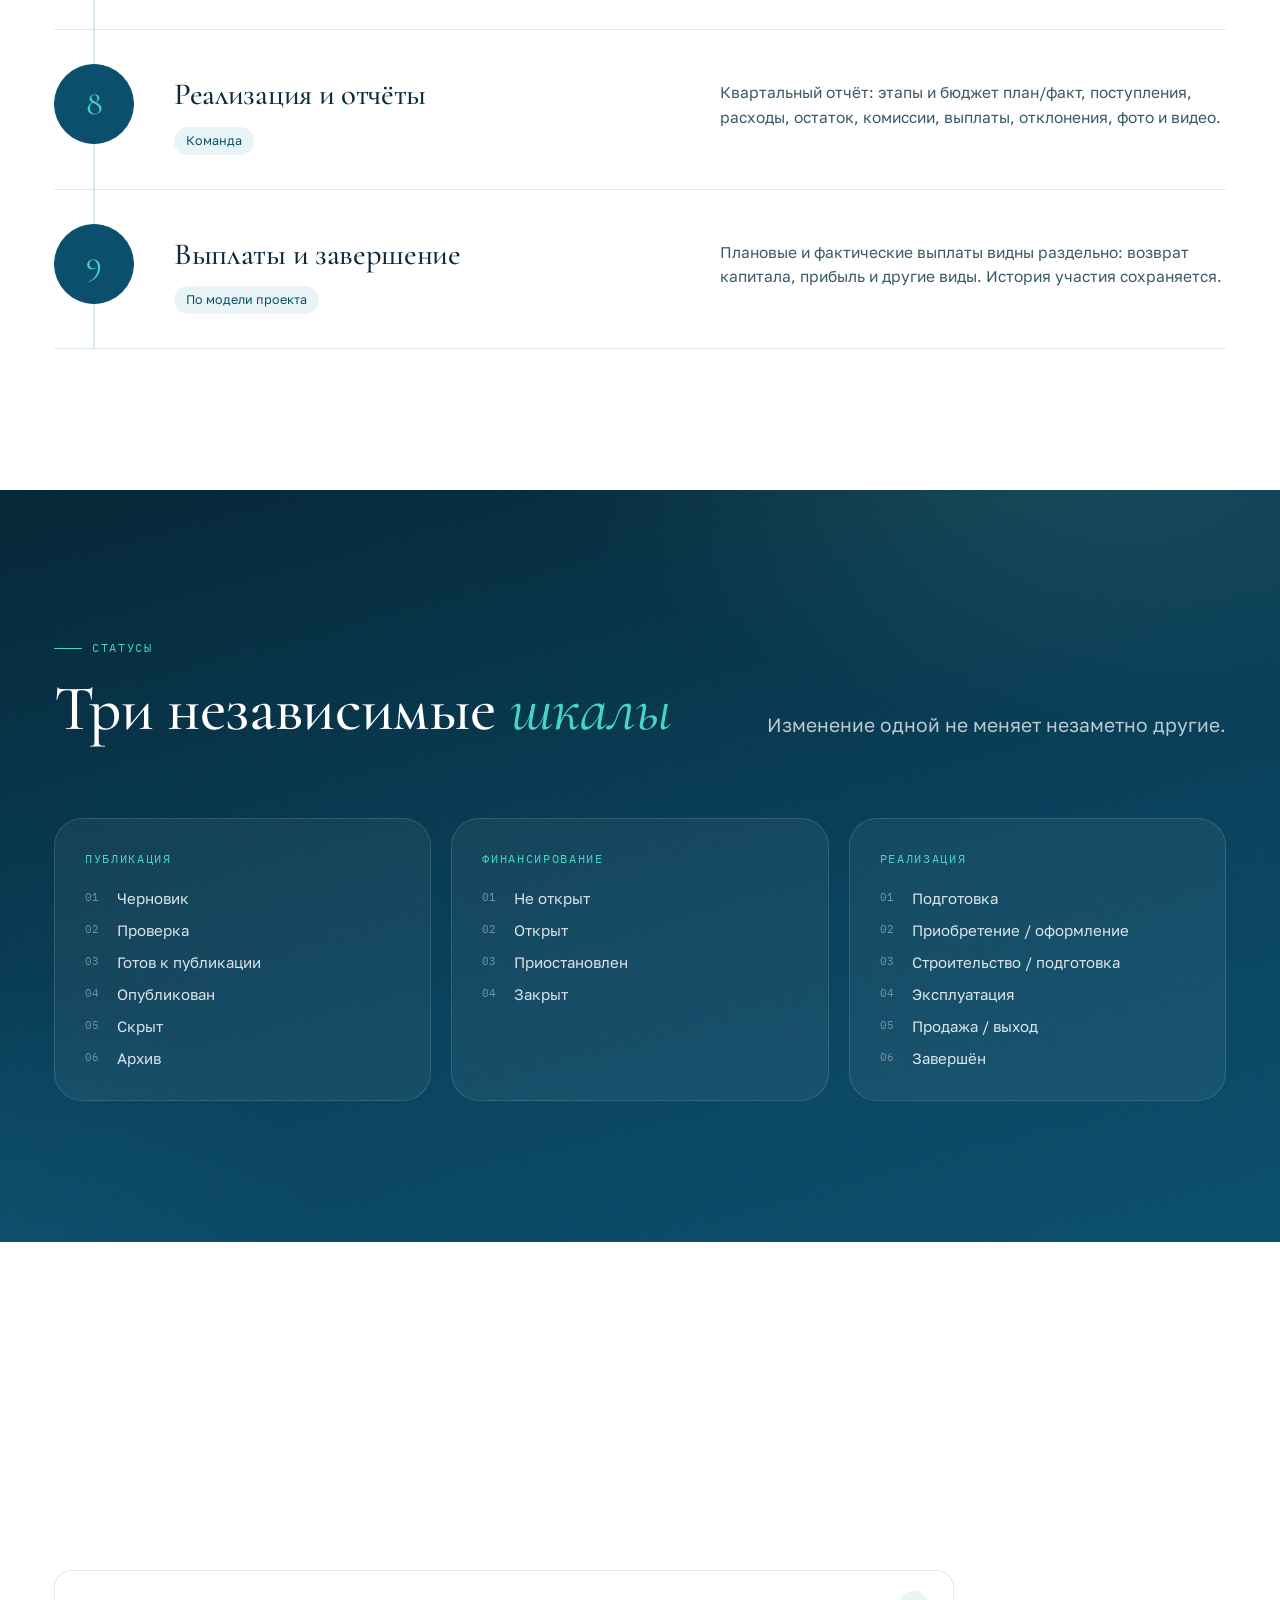
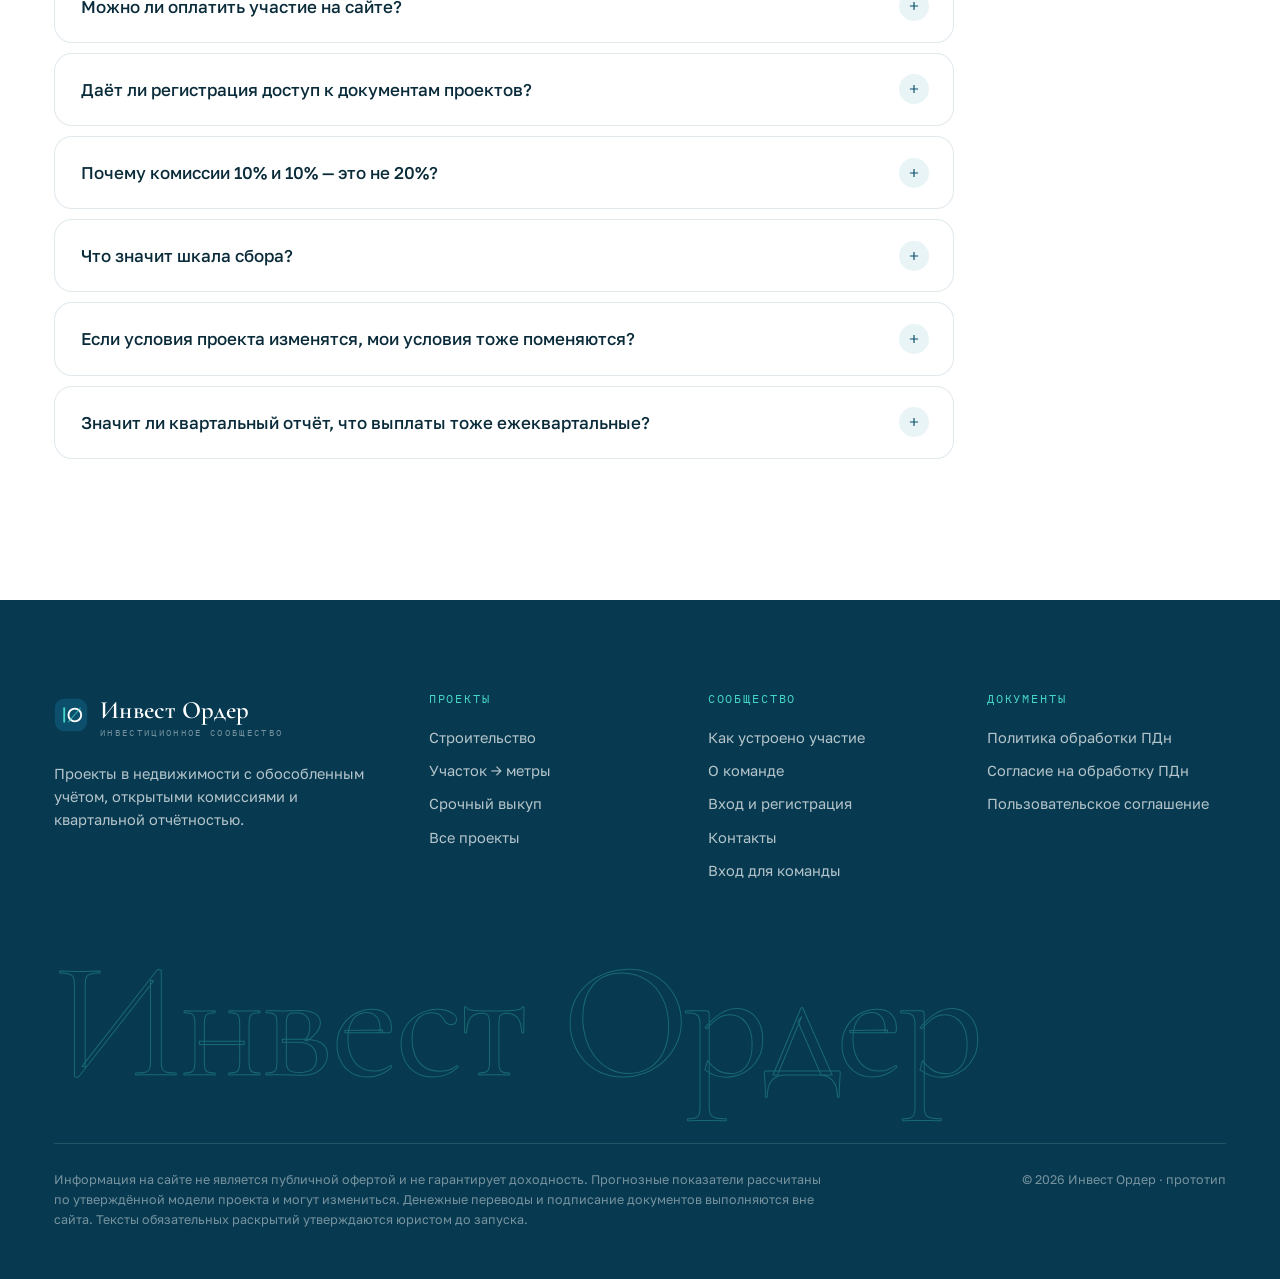
<file: how.html>
<!doctype html>
<html lang="ru">
<head>
<meta charset="utf-8">
<meta name="viewport" content="width=device-width, initial-scale=1">
<meta name="robots" content="noindex, nofollow">
<title>Как устроено участие — Инвест Ордер</title>
<meta name="description" content="Порядок участия в проектах: заявка, обсуждение, документы, поступление средств, отчёты и выплаты.">
<link rel="preconnect" href="https://fonts.googleapis.com"><link rel="preconnect" href="https://fonts.gstatic.com" crossorigin>
<link href="https://fonts.googleapis.com/css2?family=Cormorant+Garamond:ital,wght@0,400;0,500;0,600;1,400;1,500&family=Golos+Text:wght@400;500;600&family=IBM+Plex+Mono:wght@400&display=swap" rel="stylesheet">
<link rel="stylesheet" href="assets/css/style.css">
</head>
<body data-page="how">
<div id="site-header"></div>
<main>
  <section class="page-hero">
    <div class="container">
      <nav class="crumbs" data-reveal="fade"><a href="index.html">Главная</a>/<span>Как устроено участие</span></nav>
      <h1 class="split">Как устроено <em>участие</em></h1>
      <p class="lead" data-reveal style="--d:.3s">Девять шагов от выбора проекта до завершения. Сайт ведёт реестры и даёт информацию — деньги и подписи живут вне его.</p>
    </div>
  </section>

  <section class="section" style="padding-top:30px">
    <div class="container">
      <div class="journey">
        <div class="journey__line"><i></i></div>
        <div class="jstep"><div class="jstep__n">1</div><div><h3>Выбор проекта</h3><span class="tag jstep__who">Вы</span></div><div class="jstep__desc"><p>В каталоге видны описание, город, бюджет, целевой сбор, фактически полученные средства, прогноз и как зарабатывает компания.</p></div></div>
        <div class="jstep"><div class="jstep__n">2</div><div><h3>Заявка</h3><span class="tag jstep__who">Вы</span></div><div class="jstep__desc"><p>Имя, телефон, желаемая сумма. Регистрация не нужна — после проверки контакта заявка привяжется к кабинету без дублей.</p><p>Заявка <b>не резервирует место</b> и не увеличивает сбор.</p></div></div>
        <div class="jstep"><div class="jstep__n">3</div><div><h3>Обсуждение</h3><span class="tag jstep__who">Менеджер</span></div><div class="jstep__desc"><p>Личный разговор о модели, условиях участия и рисках. Мы фиксируем дату, сотрудника и версию переданных материалов.</p></div></div>
        <div class="jstep"><div class="jstep__n">4</div><div><h3>Доступ к материалам</h3><span class="tag jstep__who">Команда</span></div><div class="jstep__desc"><p>По итогам разговора команда может открыть закрытые материалы конкретного проекта: адрес, финмодель, проект договора. Доступ можно отозвать.</p></div></div>
        <div class="jstep"><div class="jstep__n">5</div><div><h3>Согласование условий</h3><span class="tag jstep__who">Вы и команда</span></div><div class="jstep__desc"><p>Фиксируются форма участия, сумма, права и порядок распределения результата. Участие ссылается на конкретную версию условий — новые версии карточки её не меняют.</p></div></div>
        <div class="jstep"><div class="jstep__n">6</div><div><h3>Подписание</h3><span class="tag jstep__who">Вне сайта</span></div><div class="jstep__desc"><p>Документы подписываются лично. Сотрудник загружает итоговые экземпляры в ваш кабинет.</p></div></div>
        <div class="jstep"><div class="jstep__n">7</div><div><h3>Поступление средств</h3><span class="tag jstep__who">Банковский перевод</span></div><div class="jstep__desc"><p>Перевод на счёт юрлица проекта. Частичные платежи суммируются, комиссия учитывается отдельно. Участие подтверждается после фактического поступления.</p></div></div>
        <div class="jstep"><div class="jstep__n">8</div><div><h3>Реализация и отчёты</h3><span class="tag jstep__who">Команда</span></div><div class="jstep__desc"><p>Квартальный отчёт: этапы и бюджет план/факт, поступления, расходы, остаток, комиссии, выплаты, отклонения, фото и видео.</p></div></div>
        <div class="jstep"><div class="jstep__n">9</div><div><h3>Выплаты и завершение</h3><span class="tag jstep__who">По модели проекта</span></div><div class="jstep__desc"><p>Плановые и фактические выплаты видны раздельно: возврат капитала, прибыль и другие виды. История участия сохраняется.</p></div></div>
      </div>
    </div>
  </section>

  <section class="section section--dark on-dark">
    <div class="blueprint-bg"></div>
    <div class="container" style="position:relative">
      <div class="section__head"><div><span class="eyebrow" data-reveal>Статусы</span><h2 class="split">Три независимые <em>шкалы</em></h2></div><p class="lead" data-reveal>Изменение одной не меняет незаметно другие.</p></div>
      <div class="statuses">
        <div class="status-col" data-reveal style="--d:.05s"><h4>Публикация</h4><ol><li>Черновик</li><li>Проверка</li><li>Готов к публикации</li><li>Опубликован</li><li>Скрыт</li><li>Архив</li></ol></div>
        <div class="status-col" data-reveal style="--d:.15s"><h4>Финансирование</h4><ol><li>Не открыт</li><li>Открыт</li><li>Приостановлен</li><li>Закрыт</li></ol></div>
        <div class="status-col" data-reveal style="--d:.25s"><h4>Реализация</h4><ol><li>Подготовка</li><li>Приобретение / оформление</li><li>Строительство / подготовка</li><li>Эксплуатация</li><li>Продажа / выход</li><li>Завершён</li></ol></div>
      </div>
    </div>
  </section>

  <section class="section">
    <div class="container">
      <div class="section__head"><div><span class="eyebrow" data-reveal>Вопросы</span><h2 class="split">Частые <em>вопросы</em></h2></div></div>
      <div class="faq" data-reveal>
        <details><summary>Можно ли оплатить участие на сайте?</summary><div class="faq__a">Нет. Сайт не принимает платежи и не подписывает документы. Перевод выполняется банковским платежом на счёт юридического лица проекта после подписания документов.</div></details>
        <details><summary>Даёт ли регистрация доступ к документам проектов?</summary><div class="faq__a">Нет. Регистрация и членство в сообществе не открывают материалы автоматически. Доступ к закрытым материалам конкретного проекта команда выдаёт после обсуждения.</div></details>
        <details><summary>Почему комиссии 10% и 10% — это не 20%?</summary><div class="faq__a">Их платят разные стороны и от разных баз: одну — собственник объекта от цены сделки, другую — инвестор от своей суммы участия. Сложить их в одну ставку было бы некорректно.</div></details>
        <details><summary>Что значит шкала сбора?</summary><div class="faq__a">Это подтверждённые поступления в счёт целевого финансирования, делённые на целевой сбор. Заявки, комиссии сверх суммы участия и собственные вложения компании в шкалу не входят. Возврат взноса её уменьшает.</div></details>
        <details><summary>Если условия проекта изменятся, мои условия тоже поменяются?</summary><div class="faq__a">Нет. Ваше участие привязано к версии условий, которую вы согласовали. Существенные изменения требуют новой версии и отдельного согласования с затронутыми участниками.</div></details>
        <details><summary>Значит ли квартальный отчёт, что выплаты тоже ежеквартальные?</summary><div class="faq__a">Нет. Отчёт выходит раз в квартал по каждому действующему проекту, а график выплат определяется моделью конкретного проекта.</div></details>
      </div>
    </div>
  </section>
</main>
<div id="site-footer"></div>
<script src="assets/js/lines.js"></script>
<script src="assets/js/data.js"></script>
<script src="assets/js/main.js"></script>
<script src="assets/js/pages.js"></script>
</body>
</html>
</file>
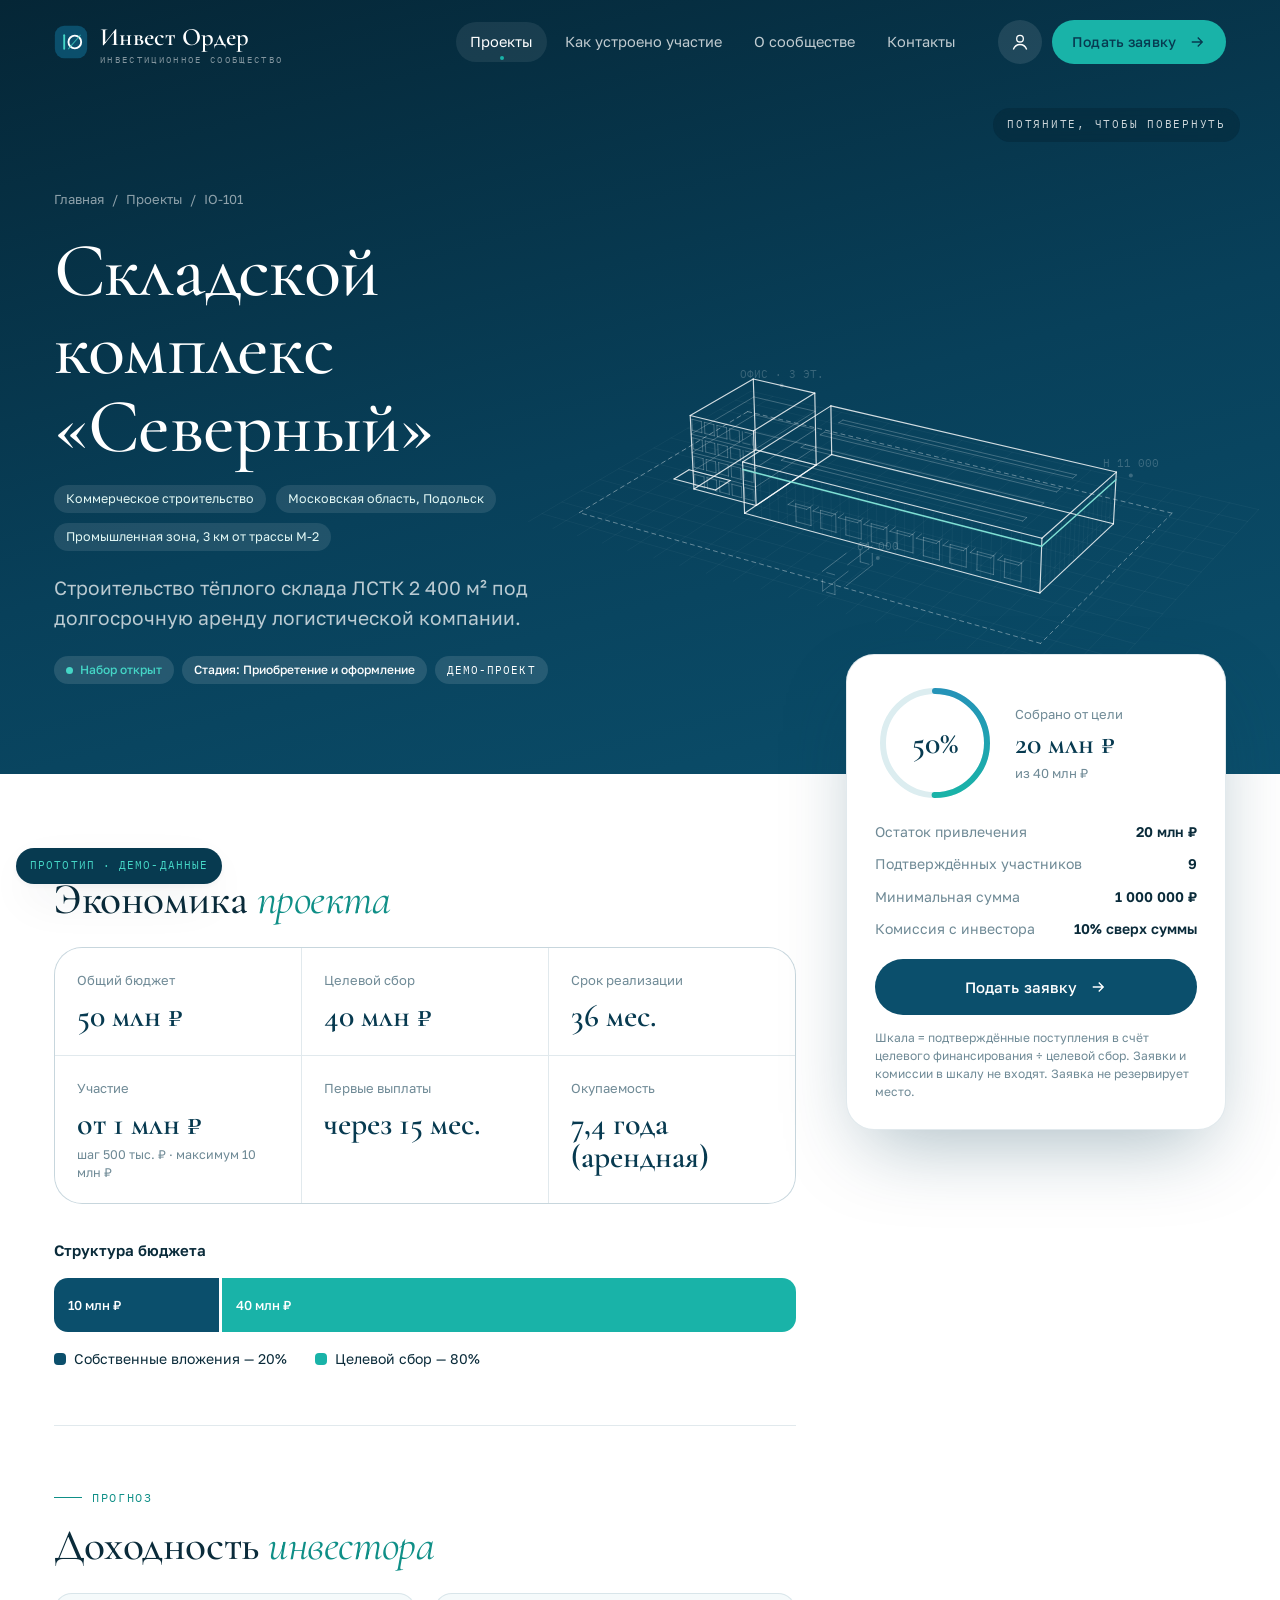
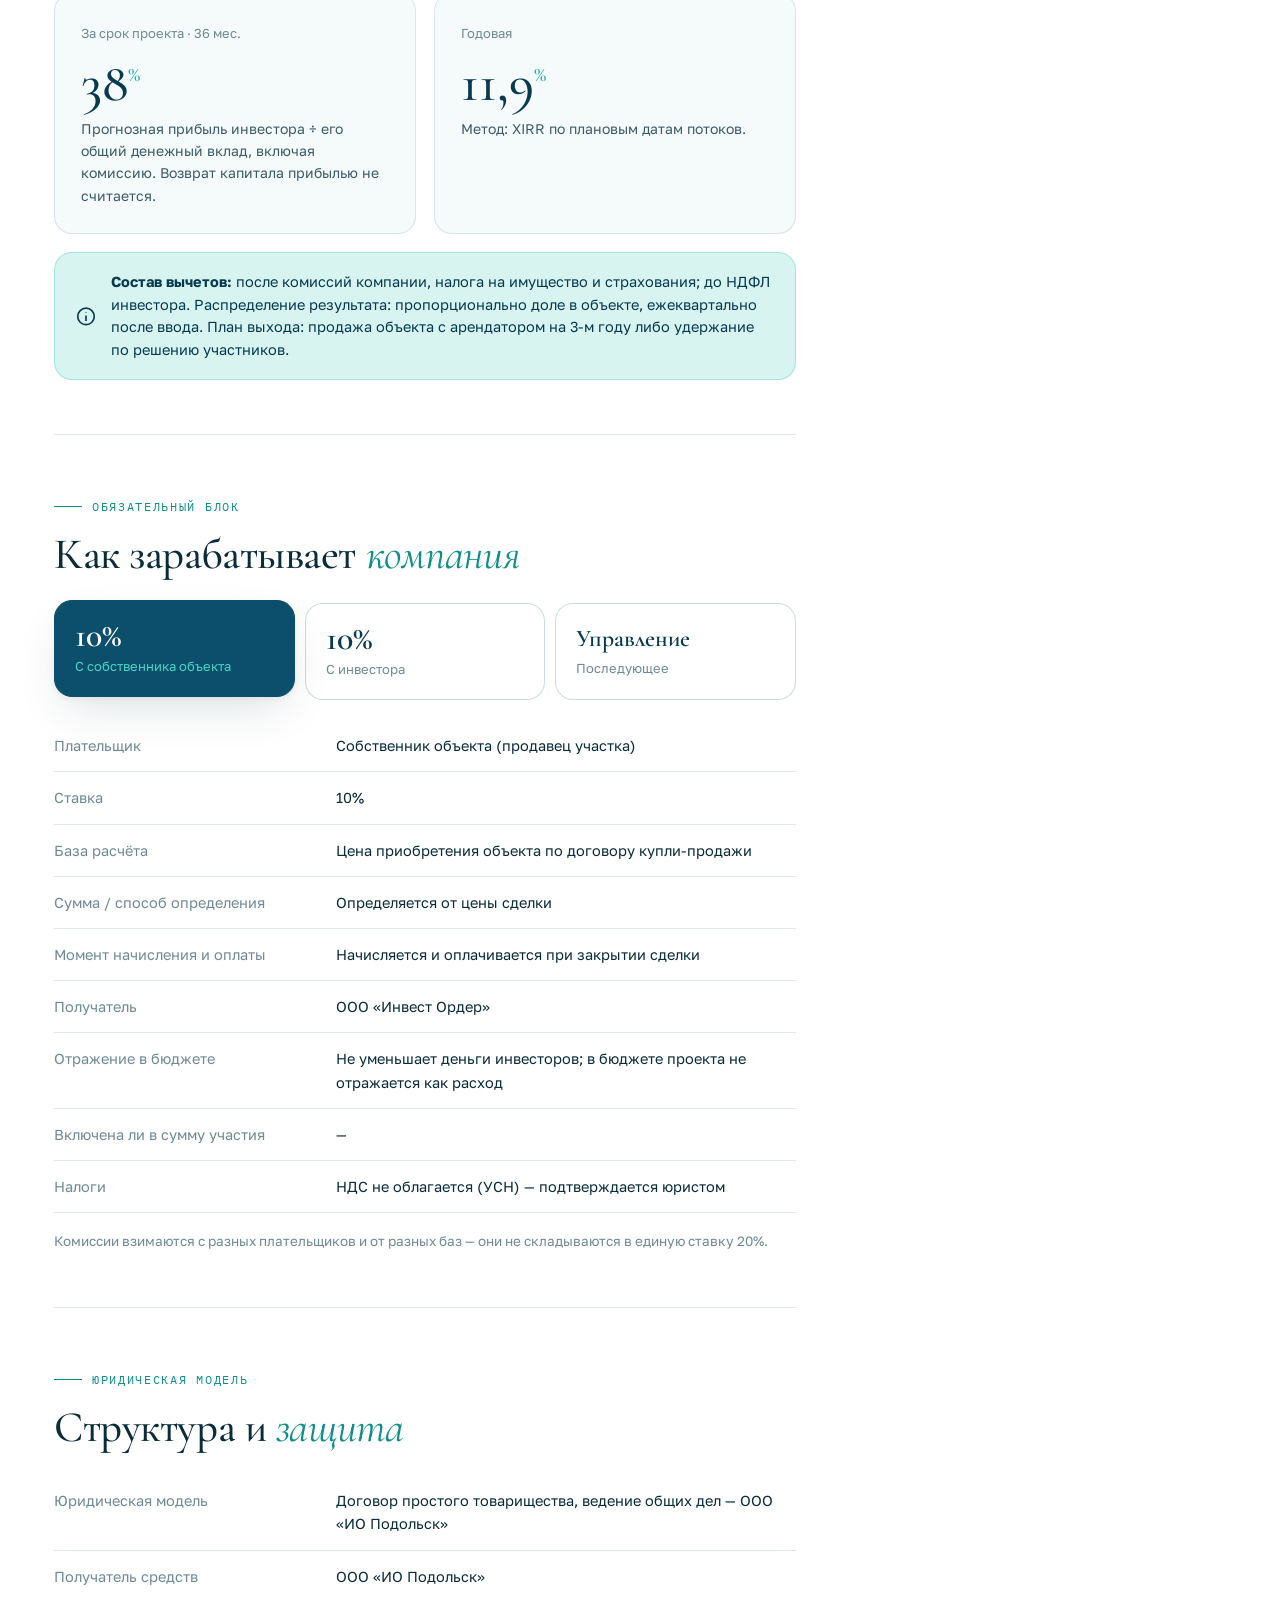
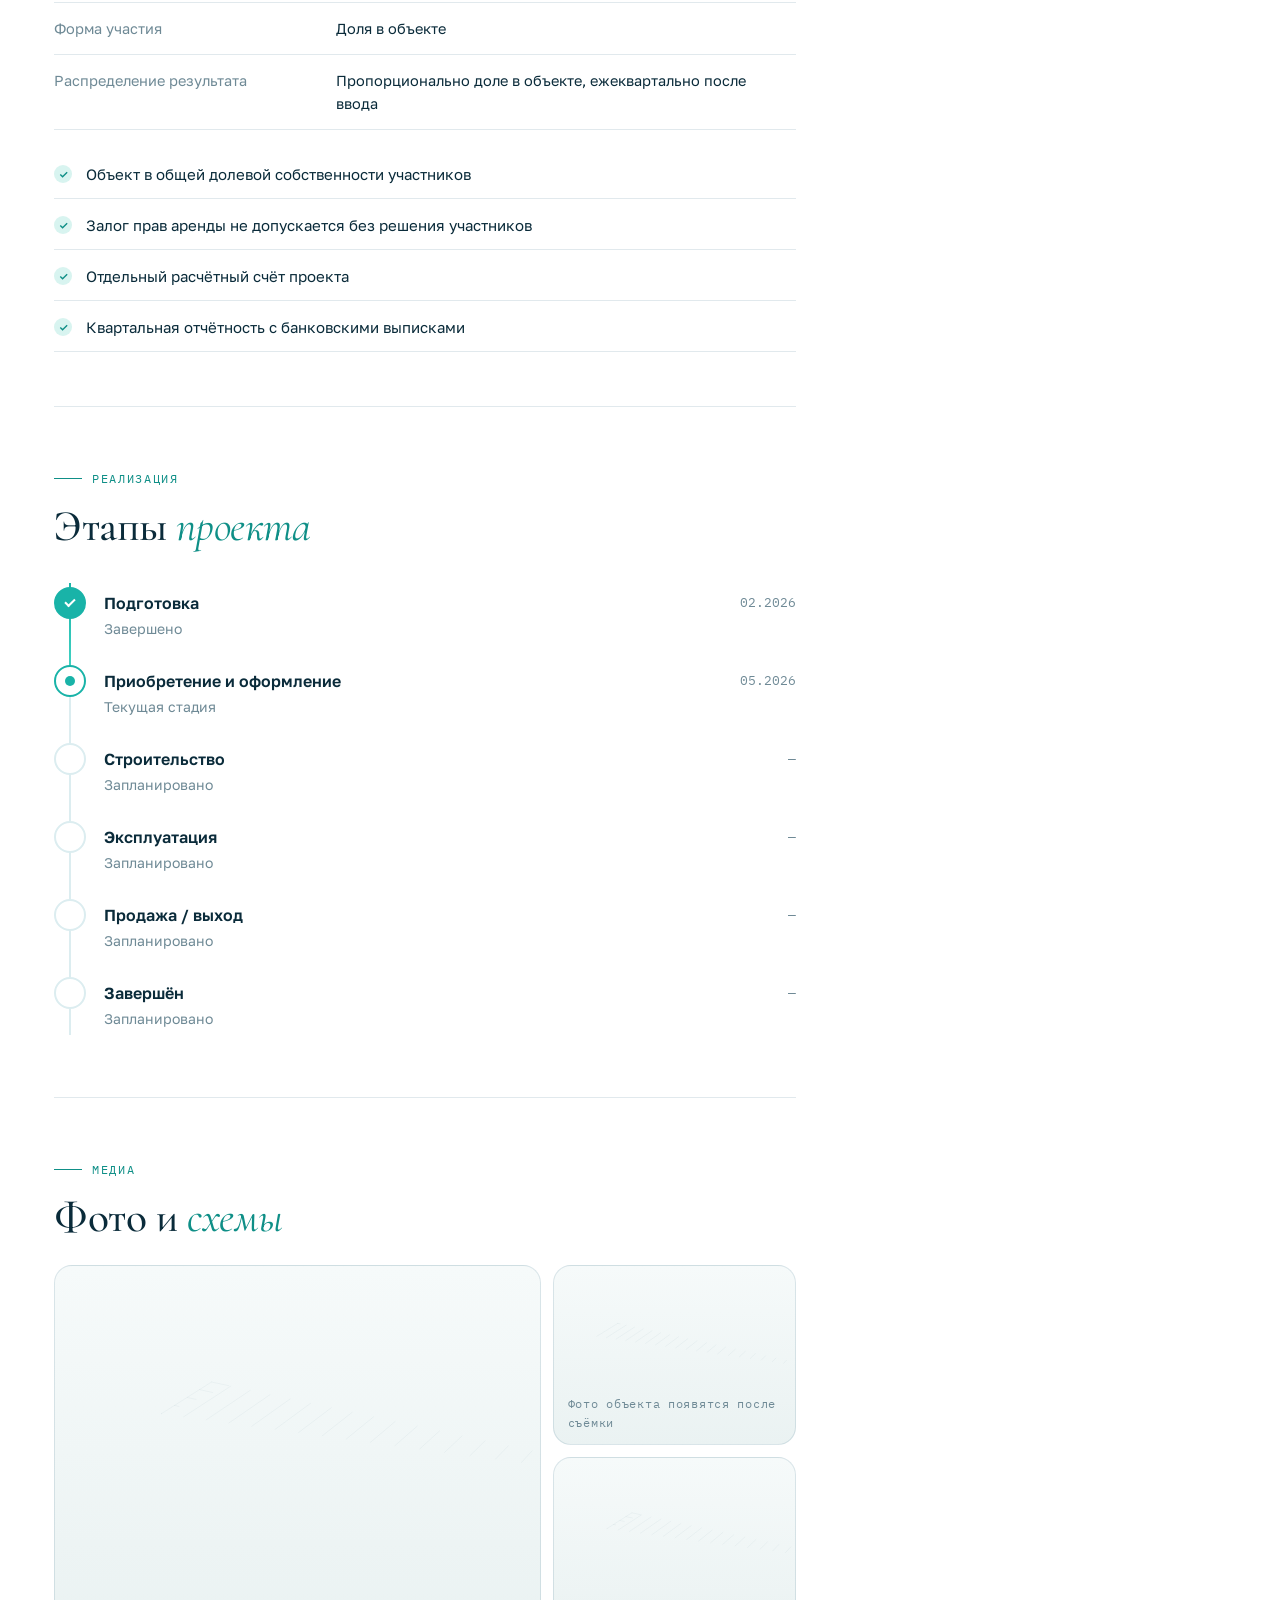
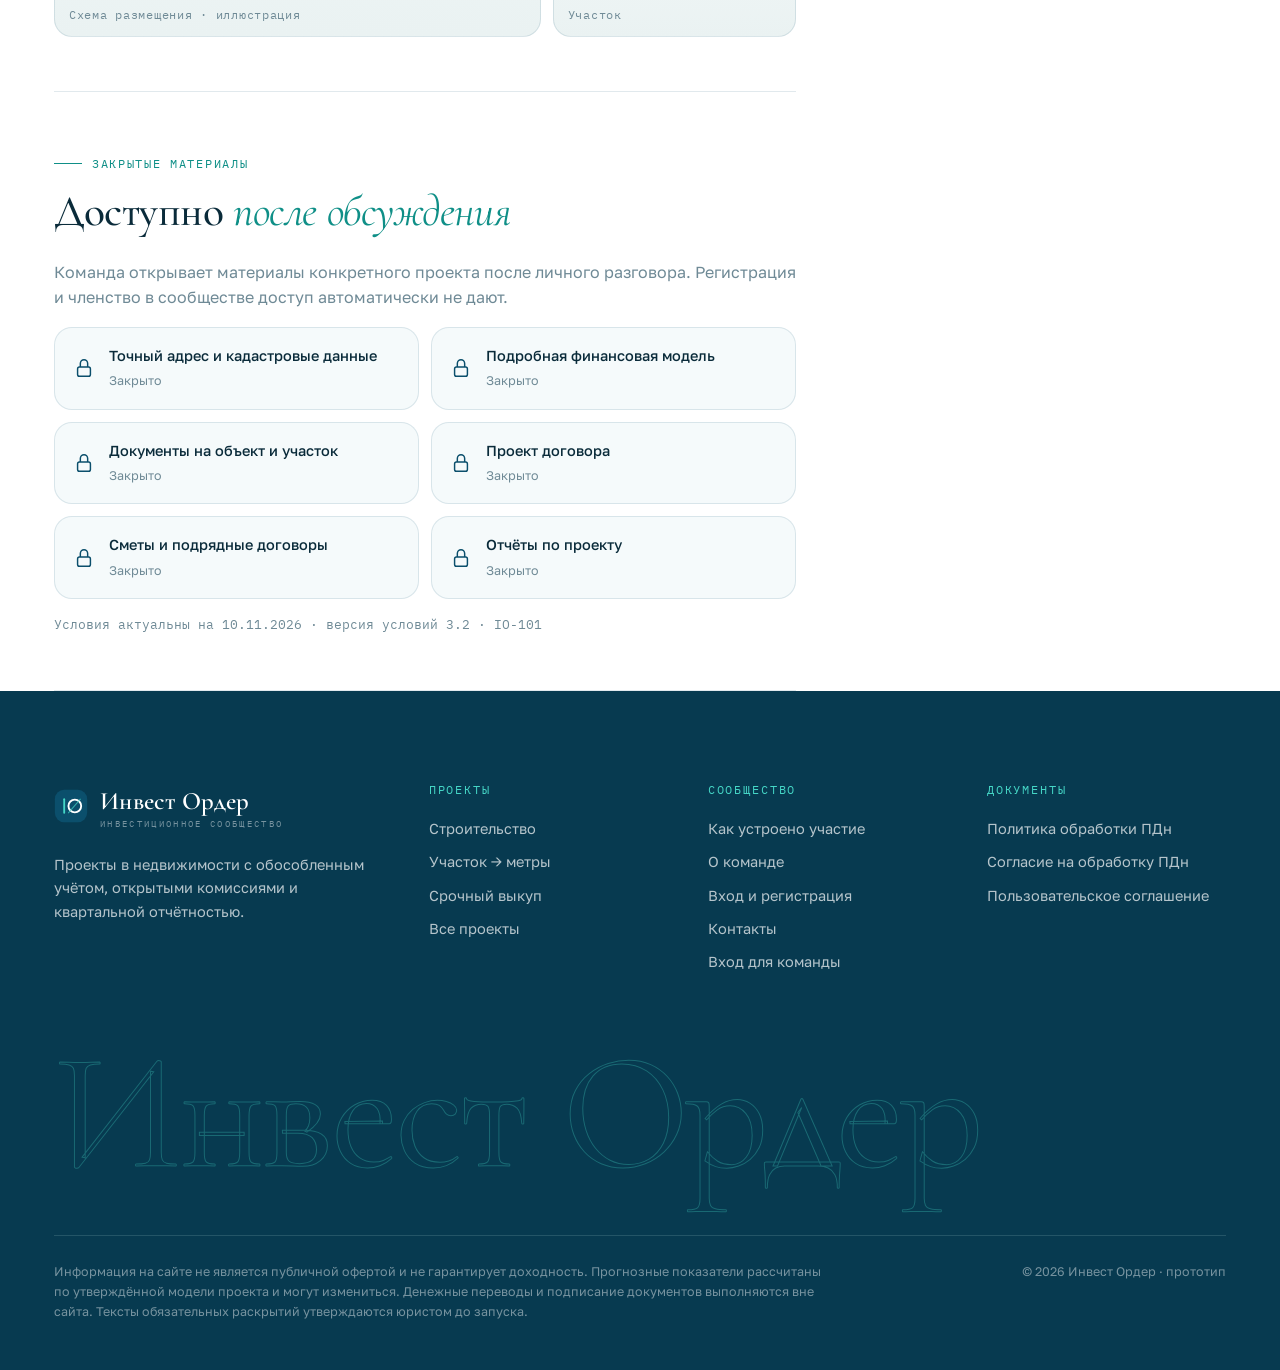
<file: project.html>
<!doctype html>
<html lang="ru">
<head>
<meta charset="utf-8">
<meta name="viewport" content="width=device-width, initial-scale=1">
<meta name="robots" content="noindex, nofollow">
<title>Проект — Инвест Ордер</title>
<link rel="preconnect" href="https://fonts.googleapis.com"><link rel="preconnect" href="https://fonts.gstatic.com" crossorigin>
<link href="https://fonts.googleapis.com/css2?family=Cormorant+Garamond:ital,wght@0,400;0,500;0,600;1,400;1,500&family=Golos+Text:wght@400;500;600&family=IBM+Plex+Mono:wght@400&display=swap" rel="stylesheet">
<link rel="stylesheet" href="assets/css/style.css">
</head>
<body data-page="catalog" data-dark-hero>
<div id="site-header"></div>
<main id="projectPage"></main>
<div id="site-footer"></div>
<script src="assets/js/lines.js"></script>
<script src="assets/js/data.js"></script>
<script src="assets/js/main.js"></script>
<script src="assets/js/pages.js"></script>
</body>
</html>
</file>
<file: assets/css/style.css>
/* =========================================================
   ИНВЕСТ ОРДЕР — дизайн-система
   Белый · бирюзовый · тёмно-голубой (петроль/церулеум, не синий)
   ========================================================= */

:root {
  /* Цвета */
  --white: #ffffff;
  --paper: #f5fafb;
  --mist: #e9f4f6;
  --mist-2: #dcedf0;
  --ink: #0a2b3a;          /* основной текст — глубокий сине-зелёный */
  --ink-2: #3c5b69;
  --ink-3: #6f8a96;
  --deep: #0b4f6c;         /* тёмно-голубой */
  --deep-2: #0e6584;
  --deep-3: #073a50;
  --sky: #2593b8;
  --teal: #19b3a8;         /* бирюзовый */
  --teal-2: #45d6c6;
  --teal-3: #0f8f87;
  --teal-soft: #d8f4f0;
  --line: rgba(11, 79, 108, 0.12);
  --line-2: rgba(11, 79, 108, 0.2);
  --line-dark: rgba(214, 244, 240, 0.14);
  --warn: #c98a2b;
  --danger: #c2524a;

  --grad-deep: linear-gradient(135deg, #073a50 0%, #0b4f6c 55%, #0e6584 100%);
  --grad-teal: linear-gradient(120deg, #19b3a8 0%, #45d6c6 100%);
  --grad-line: linear-gradient(90deg, #19b3a8, #2593b8);

  /* Типографика */
  --f-display: "Cormorant Garamond", "Times New Roman", serif;
  --f-body: "Golos Text", "Helvetica Neue", sans-serif;
  --f-mono: "IBM Plex Mono", ui-monospace, monospace;

  /* Геометрия */
  --r-s: 10px;
  --r-m: 18px;
  --r-l: 28px;
  --r-xl: 40px;
  --gut: clamp(16px, 4vw, 44px);
  --maxw: 1260px;

  --shadow-s: 0 1px 2px rgba(10, 43, 58, .06), 0 4px 14px rgba(10, 43, 58, .05);
  --shadow-m: 0 2px 6px rgba(10, 43, 58, .05), 0 18px 48px -12px rgba(10, 43, 58, .16);
  --shadow-l: 0 30px 80px -20px rgba(7, 58, 80, .35);

  --ease: cubic-bezier(.22, .9, .24, 1);
  --ease-in-out: cubic-bezier(.76, 0, .24, 1);
}

*, *::before, *::after { box-sizing: border-box; }
html { -webkit-text-size-adjust: 100%; scroll-behavior: smooth; overflow-x: clip; }
main { overflow-x: clip; }
body {
  margin: 0;
  background: var(--white);
  color: var(--ink);
  font-family: var(--f-body);
  font-size: 16px;
  line-height: 1.6;
  -webkit-font-smoothing: antialiased;
  overflow-x: clip;
}
img, svg { display: block; max-width: 100%; }
a { color: inherit; text-decoration: none; }
button { font: inherit; color: inherit; cursor: pointer; }
input, select, textarea { font: inherit; color: inherit; }
::selection { background: var(--teal-2); color: var(--deep-3); }

:focus-visible { outline: 2px solid var(--teal); outline-offset: 3px; border-radius: 6px; }

.container { width: 100%; max-width: var(--maxw); margin: 0 auto; padding: 0 var(--gut); }
.sr-only { position: absolute; width: 1px; height: 1px; overflow: hidden; clip: rect(0 0 0 0); white-space: nowrap; }

/* ---------- Типографика ---------- */
.display, h1, h2, h3 { font-family: var(--f-display); font-weight: 500; letter-spacing: -0.01em; line-height: 1.02; margin: 0; }
h1 { font-size: clamp(46px, 6.6vw, 92px); }
h2 { font-size: clamp(36px, 5vw, 68px); }
h3 { font-size: clamp(24px, 2.4vw, 32px); line-height: 1.12; }
h1 em, h2 em, h3 em { font-style: italic; font-weight: 400; color: var(--teal-3); }
.on-dark h1 em, .on-dark h2 em, .on-dark h3 em { color: var(--teal-2); }
p { margin: 0 0 1em; }
.lead { font-size: clamp(17px, 1.5vw, 20px); color: var(--ink-2); line-height: 1.6; max-width: 620px; }
.eyebrow {
  display: inline-flex; align-items: center; gap: 10px;
  font-family: var(--f-mono); font-size: 12px; letter-spacing: .14em; text-transform: uppercase;
  color: var(--teal-3);
}
.eyebrow::before { content: ""; width: 28px; height: 1px; background: currentColor; }
.on-dark .eyebrow { color: var(--teal-2); }
.mono { font-family: var(--f-mono); }
.muted { color: var(--ink-3); }

/* ---------- Кнопки ---------- */
.btn {
  --bg: var(--deep); --fg: #fff;
  position: relative; display: inline-flex; align-items: center; justify-content: center; gap: 12px;
  height: 56px; padding: 0 28px; border-radius: 100px; border: 0;
  background: var(--bg); color: var(--fg);
  font-weight: 500; font-size: 15px; letter-spacing: .01em;
  overflow: hidden; isolation: isolate;
  transition: transform .5s var(--ease), box-shadow .5s var(--ease), color .4s;
  white-space: nowrap;
}
.btn::before {
  content: ""; position: absolute; inset: 0; z-index: -1;
  background: var(--grad-teal);
  transform: translateY(101%); border-radius: inherit;
  transition: transform .6s var(--ease);
}
.btn:hover::before { transform: translateY(0); }
.btn:hover { color: var(--deep-3); box-shadow: 0 14px 34px -10px rgba(25, 179, 168, .55); }
.btn .arr { width: 18px; height: 18px; transition: transform .5s var(--ease); }
.btn:hover .arr { transform: translateX(4px) rotate(-45deg); }
.btn--teal { --bg: var(--teal); --fg: var(--deep-3); }
.btn--teal::before { background: var(--deep); }
.btn--teal:hover { color: #fff; box-shadow: 0 14px 34px -10px rgba(11, 79, 108, .55); }
.btn--ghost { --bg: transparent; --fg: var(--deep); box-shadow: inset 0 0 0 1px var(--line-2); }
.btn--ghost:hover { box-shadow: inset 0 0 0 1px transparent, 0 14px 34px -10px rgba(25, 179, 168, .45); }
.on-dark .btn--ghost { --fg: #fff; box-shadow: inset 0 0 0 1px rgba(255,255,255,.28); }
.btn--sm { height: 44px; padding: 0 20px; font-size: 14px; }
.btn--block { width: 100%; }
.btn[disabled], .btn.is-disabled { opacity: .55; pointer-events: none; }

.link-arrow { display: inline-flex; align-items: center; gap: 8px; font-weight: 500; color: var(--deep); position: relative; }
.link-arrow::after { content: ""; position: absolute; left: 0; right: 26px; bottom: -3px; height: 1px; background: currentColor; transform: scaleX(0); transform-origin: right; transition: transform .5s var(--ease); }
.link-arrow:hover::after { transform: scaleX(1); transform-origin: left; }
.link-arrow svg { width: 16px; transition: transform .4s var(--ease); }
.link-arrow:hover svg { transform: translateX(4px); }

/* ---------- Прелоадер ---------- */
.preloader {
  position: fixed; inset: 0; z-index: 1000; background: var(--deep-3);
  display: grid; place-items: center;
  transition: transform 1s var(--ease-in-out) .15s;
}
.preloader__mark { width: 84px; height: 84px; }
.preloader__mark path, .preloader__mark rect { stroke: var(--teal-2); stroke-width: 1.4; fill: none; stroke-dasharray: 1; stroke-dashoffset: 1; animation: draw 1.1s var(--ease) forwards; }
.preloader__mark path:nth-child(2) { animation-delay: .2s; }
.preloader__mark path:nth-child(3) { animation-delay: .35s; }
.preloader__word { position: absolute; bottom: 12vh; font-family: var(--f-mono); color: rgba(255,255,255,.55); letter-spacing: .3em; font-size: 11px; text-transform: uppercase; }
.preloader.is-done { transform: translateY(-100%); }
@keyframes draw { to { stroke-dashoffset: 0; } }

/* ---------- Шапка ---------- */
.header {
  position: fixed; top: 0; left: 0; right: 0; z-index: 100;
  transition: transform .6s var(--ease), background .4s, box-shadow .4s, backdrop-filter .4s;
}
.header__in { display: flex; align-items: center; gap: 28px; height: 84px; transition: height .4s var(--ease); }
.header.is-scrolled { background: rgba(255, 255, 255, .78); backdrop-filter: blur(18px) saturate(160%); -webkit-backdrop-filter: blur(18px) saturate(160%); box-shadow: 0 1px 0 var(--line); }
.header.is-scrolled .header__in { height: 68px; }
.header.is-hidden { transform: translateY(-100%); }
[data-dark-hero] .header:not(.is-scrolled) .logo { color: #fff; }
[data-dark-hero] .header:not(.is-scrolled) .logo small { color: rgba(255,255,255,.5); }
[data-dark-hero] .header:not(.is-scrolled) .nav a { color: rgba(255,255,255,.75); }
[data-dark-hero] .header:not(.is-scrolled) .nav a:hover, [data-dark-hero] .header:not(.is-scrolled) .nav a.is-active { color: #fff; background: rgba(255,255,255,.08); }
[data-dark-hero] .header:not(.is-scrolled) .icon-btn { background: rgba(255,255,255,.1); color: #fff; }
[data-dark-hero] .header:not(.is-scrolled) .btn { --bg: var(--teal); --fg: var(--deep-3); }
.logo { display: flex; align-items: center; gap: 12px; font-family: var(--f-display); font-size: 25px; font-weight: 600; letter-spacing: .01em; color: var(--deep-3); }
.logo svg { width: 34px; height: 34px; }
.logo small { display: block; font-family: var(--f-mono); font-size: 9px; letter-spacing: .26em; color: var(--ink-3); font-weight: 400; margin-top: -4px; text-transform: uppercase; }
.nav { display: flex; gap: 4px; margin-left: auto; }
.nav a { position: relative; padding: 8px 14px; font-size: 14.5px; color: var(--ink-2); border-radius: 100px; transition: color .3s, background .3s; }
.nav a:hover { color: var(--deep); background: var(--mist); }
.nav a.is-active { color: var(--deep); }
.nav a.is-active::after { content: ""; position: absolute; left: 50%; bottom: 2px; width: 4px; height: 4px; margin-left: -2px; border-radius: 50%; background: var(--teal); }
.header__actions { display: flex; align-items: center; gap: 10px; }
.icon-btn { width: 44px; height: 44px; display: grid; place-items: center; border-radius: 50%; border: 0; background: var(--mist); color: var(--deep); transition: background .3s, transform .3s; }
.icon-btn:hover { background: var(--teal-soft); transform: translateY(-1px); }
.icon-btn svg { width: 20px; height: 20px; }
.burger { display: none; }

.mobile-menu {
  position: fixed; inset: 0; z-index: 99; background: var(--deep-3); color: #fff;
  padding: 110px var(--gut) 40px; display: flex; flex-direction: column; gap: 6px;
  clip-path: circle(0% at calc(100% - 40px) 40px); transition: clip-path .8s var(--ease-in-out);
}
.mobile-menu.is-open { clip-path: circle(150% at calc(100% - 40px) 40px); }
.mobile-menu a { font-family: var(--f-display); font-size: 40px; line-height: 1.25; opacity: 0; transform: translateY(20px); transition: opacity .5s, transform .6s var(--ease); }
.mobile-menu.is-open a { opacity: 1; transform: none; }
.mobile-menu.is-open a:nth-child(2) { transition-delay: .06s; } .mobile-menu.is-open a:nth-child(3) { transition-delay: .12s; }
.mobile-menu.is-open a:nth-child(4) { transition-delay: .18s; } .mobile-menu.is-open a:nth-child(5) { transition-delay: .24s; }
.mobile-menu.is-open a:nth-child(6) { transition-delay: .3s; }
.mobile-menu .btn { margin-top: auto; }

/* ---------- Анимации появления ---------- */
[data-reveal] { opacity: 0; transform: translateY(40px); transition: opacity 1s var(--ease), transform 1.1s var(--ease); transition-delay: var(--d, 0s); }
[data-reveal="left"] { transform: translateX(-50px); }
[data-reveal="right"] { transform: translateX(50px); }
[data-reveal="scale"] { transform: scale(.94); }
[data-reveal="fade"] { transform: none; }
[data-reveal="clip"] { opacity: 1; transform: none; clip-path: inset(0 0 100% 0); transition: clip-path 1.3s var(--ease-in-out); transition-delay: var(--d, 0s); }
[data-reveal].is-in { opacity: 1; transform: none; }
[data-reveal="clip"].is-in { clip-path: inset(0 0 0 0); }

.split .w { display: inline-block; overflow: hidden; vertical-align: top; padding-bottom: .08em; margin-bottom: -.08em; }
.split .w > span { display: inline-block; transform: translateY(110%) rotate(4deg); transform-origin: left bottom; transition: transform 1.1s var(--ease); transition-delay: calc(var(--i) * 55ms + var(--d, 0s)); }
.split.is-in .w > span { transform: none; }

/* ---------- Hero ---------- */
.hero { position: relative; min-height: 100svh; padding: 150px 0 60px; overflow: hidden; background: radial-gradient(1200px 600px at 85% 10%, var(--mist) 0%, transparent 60%), var(--white); }
.hero__canvas { position: absolute; inset: 0; width: 100%; height: 100%; pointer-events: none; }
.hero__grid { position: relative; display: grid; grid-template-columns: 1.4fr .85fr; gap: 50px; align-items: center; }
.hero h1 { margin: 26px 0 28px; }
.hero__ctas { display: flex; flex-wrap: wrap; gap: 14px; margin-top: 36px; }
.hero__note { margin-top: 22px; font-size: 13px; color: var(--ink-3); max-width: 480px; }

.hero__visual { position: relative; height: 560px; }
.glass {
  background: rgba(255, 255, 255, .62);
  backdrop-filter: blur(22px) saturate(170%); -webkit-backdrop-filter: blur(22px) saturate(170%);
  border: 1px solid rgba(255,255,255,.8);
  box-shadow: var(--shadow-l);
  border-radius: var(--r-l);
}
.hero-card { position: absolute; top: 40px; right: 0; width: min(100%, 400px); padding: 26px; animation: float 7s ease-in-out infinite; z-index: 2; }
.hero-card__img { height: 170px; border-radius: var(--r-m); background: var(--grad-deep); overflow: hidden; position: relative; margin-bottom: 20px; }
.hero-card__img svg { position: absolute; inset: 0; width: 100%; height: 100%; }
.hero-card__row { display: flex; justify-content: space-between; gap: 12px; align-items: baseline; }
.hero-card h4 { margin: 6px 0 16px; font-family: var(--f-display); font-size: 26px; font-weight: 500; line-height: 1.1; }
.hero-mini { position: absolute; z-index: 3; padding: 16px 18px; display: flex; gap: 14px; align-items: center; }
.hero-mini--a { left: 0; top: 330px; animation: float 8s ease-in-out -2s infinite; }
.hero-mini--b { right: 30px; bottom: 0; animation: float 9s ease-in-out -4s infinite; }
.hero-mini__ico { width: 44px; height: 44px; border-radius: 14px; display: grid; place-items: center; background: var(--teal-soft); color: var(--teal-3); flex: none; }
.hero-mini__ico svg { width: 22px; }
.hero-mini b { display: block; font-family: var(--f-display); font-size: 24px; font-weight: 600; line-height: 1; color: var(--deep-3); }
.hero-mini span { font-size: 12.5px; color: var(--ink-3); }
.hero-orb { position: absolute; border-radius: 50%; filter: blur(50px); opacity: .55; z-index: 0; }
.hero-orb--1 { width: 340px; height: 340px; background: var(--teal-2); right: 60px; top: 120px; animation: drift 14s ease-in-out infinite; }
.hero-orb--2 { width: 280px; height: 280px; background: var(--sky); right: 220px; top: 300px; opacity: .3; animation: drift 18s ease-in-out -5s infinite reverse; }
@keyframes float { 0%, 100% { transform: translateY(0); } 50% { transform: translateY(-16px); } }
@keyframes drift { 0%, 100% { transform: translate(0, 0) scale(1); } 33% { transform: translate(-40px, 30px) scale(1.1); } 66% { transform: translate(30px, -20px) scale(.95); } }

.hero__stats { position: relative; display: grid; grid-template-columns: repeat(4, 1fr); margin-top: 80px; border-top: 1px solid var(--line); }
.stat { padding: 26px 24px 0 0; }
.stat + .stat { padding-left: 24px; border-left: 1px solid var(--line); }
.stat b { display: block; font-family: var(--f-display); font-size: clamp(34px, 3.6vw, 52px); font-weight: 500; line-height: 1; color: var(--deep-3); }
.stat b sup { font-size: .45em; color: var(--teal); margin-left: 3px; }
.stat > span { display: block; margin-top: 10px; font-size: 13.5px; color: var(--ink-3); max-width: 200px; }

.scroll-hint { position: absolute; left: 50%; bottom: 26px; transform: translateX(-50%); width: 24px; height: 38px; border-radius: 20px; border: 1px solid var(--line-2); }
.scroll-hint::after { content: ""; position: absolute; left: 50%; top: 8px; width: 3px; height: 8px; margin-left: -1.5px; background: var(--teal); border-radius: 2px; animation: wheel 2s var(--ease) infinite; }
@keyframes wheel { 0% { opacity: 0; transform: translateY(0); } 30% { opacity: 1; } 100% { opacity: 0; transform: translateY(14px); } }

/* ---------- Бегущая строка ---------- */
.marquee { border-block: 1px solid var(--line); background: var(--paper); overflow: hidden; padding: 22px 0; }
.marquee__track { display: flex; gap: 56px; width: max-content; animation: marquee 40s linear infinite; }
.marquee:hover .marquee__track { animation-play-state: paused; }
.marquee__item { display: flex; align-items: center; gap: 56px; font-family: var(--f-display); font-size: 30px; font-style: italic; color: var(--deep); white-space: nowrap; }
.marquee__item::after { content: ""; width: 10px; height: 10px; border: 1px solid var(--teal); transform: rotate(45deg); }
@keyframes marquee { to { transform: translateX(-50%); } }

/* ---------- Секции ---------- */
.section { position: relative; padding: clamp(80px, 11vw, 150px) 0; }
.section--paper { background: var(--paper); }
.section--dark { background: var(--grad-deep); color: #fff; overflow: hidden; }
.section--dark .lead, .on-dark .lead { color: rgba(255,255,255,.72); }
.section__head { display: grid; grid-template-columns: 1fr auto; align-items: end; gap: 40px; margin-bottom: clamp(44px, 6vw, 80px); }
.section__head h2 { margin-top: 18px; max-width: 820px; }
.section__head .lead { margin: 22px 0 0; }

.blueprint-bg { position: absolute; inset: 0; pointer-events: none; opacity: .5;
  background-image:
    linear-gradient(rgba(69, 214, 198, .08) 1px, transparent 1px),
    linear-gradient(90deg, rgba(69, 214, 198, .08) 1px, transparent 1px),
    linear-gradient(rgba(69, 214, 198, .04) 1px, transparent 1px),
    linear-gradient(90deg, rgba(69, 214, 198, .04) 1px, transparent 1px);
  background-size: 120px 120px, 120px 120px, 24px 24px, 24px 24px;
  -webkit-mask-image: radial-gradient(ellipse at 50% 40%, #000 30%, transparent 75%);
  mask-image: radial-gradient(ellipse at 50% 40%, #000 30%, transparent 75%);
}

/* ---------- Направления ---------- */
.directions { display: grid; grid-template-columns: repeat(3, 1fr); gap: 22px; }
.dir {
  position: relative; display: flex; flex-direction: column; min-height: 540px;
  border-radius: var(--r-l); overflow: hidden; background: var(--grad-deep); color: #fff; isolation: isolate;
  transition: transform .7s var(--ease), box-shadow .7s var(--ease);
}
.dir:hover { transform: translateY(-8px); box-shadow: var(--shadow-l); }
.dir__art { position: relative; height: 270px; }
.dir__art svg { position: absolute; inset: 0; width: 100%; height: 100%; }
.dir__body { padding: 0 30px 30px; display: flex; flex-direction: column; flex: 1; }
.dir__num { font-family: var(--f-mono); font-size: 12px; letter-spacing: .2em; color: var(--teal-2); }
.dir h3 { margin: 12px 0 14px; }
.dir p { color: rgba(255,255,255,.7); font-size: 15px; }
.dir__tags { display: flex; flex-wrap: wrap; gap: 8px; margin-top: auto; padding-top: 18px; }
.tag { display: inline-flex; align-items: center; gap: 6px; height: 28px; padding: 0 12px; border-radius: 100px; font-size: 12.5px; background: var(--mist); color: var(--deep); white-space: nowrap; }
.on-dark .tag, .dir .tag { background: rgba(255,255,255,.1); color: #e3f8f5; }
.dir::after { content: ""; position: absolute; inset: 0; z-index: -1; background: radial-gradient(600px 300px at var(--mx, 50%) var(--my, 0%), rgba(69, 214, 198, .25), transparent 60%); opacity: 0; transition: opacity .5s; }
.dir:hover::after { opacity: 1; }

/* Чертёжные линии */
.bp { fill: none; stroke: var(--teal-2); stroke-width: 1.2; stroke-linecap: round; stroke-linejoin: round; stroke-dasharray: 1; stroke-dashoffset: 1; transition: stroke-dashoffset 2.2s var(--ease); transition-delay: var(--bd, 0s); }
.bp--thin { stroke-width: .7; stroke: rgba(69, 214, 198, .55); }
.bp--dash { stroke-dasharray: 4 5; stroke-dashoffset: 0; opacity: 0; transition: opacity 1.2s var(--ease) 1.2s; }
.bp-fill { fill: rgba(69, 214, 198, .07); opacity: 0; transition: opacity 1.4s 1s; }
.bp-txt { fill: rgba(214, 244, 240, .7); font-family: var(--f-mono); font-size: 8px; letter-spacing: .08em; opacity: 0; transition: opacity 1s 1.6s; }
.is-drawn .bp { stroke-dashoffset: 0; }
.is-drawn .bp--dash, .is-drawn .bp-fill, .is-drawn .bp-txt { opacity: 1; }
.bp-scan { fill: url(#scanGrad); opacity: .0; }
.is-drawn .bp-scan { animation: scan 5s var(--ease-in-out) 2s infinite; }
@keyframes scan { 0% { opacity: 0; transform: translateX(-30%); } 20% { opacity: .9; } 60% { opacity: 0; transform: translateX(110%); } 100% { opacity: 0; transform: translateX(110%); } }

/* ---------- Карточка проекта (в списке) ---------- */
.projects { display: grid; grid-template-columns: repeat(3, 1fr); gap: 24px; }
.pcard {
  position: relative; display: flex; flex-direction: column; background: #fff; border-radius: var(--r-l);
  border: 1px solid var(--line); overflow: hidden;
  transition: transform .6s var(--ease), box-shadow .6s var(--ease), border-color .4s, opacity .45s, scale .45s;
  transform-style: preserve-3d;
}
.pcard:hover { box-shadow: var(--shadow-m); border-color: transparent; }
.pcard.is-filtered-out { opacity: 0; scale: .96; }
.pcard__media { position: relative; height: 210px; background: var(--grad-deep); overflow: hidden; }
.pcard__media svg { position: absolute; inset: 0; width: 100%; height: 100%; transition: transform 1.2s var(--ease); }
.pcard:hover .pcard__media svg { transform: scale(1.06); }
.pcard__badges { position: absolute; top: 16px; left: 16px; right: 16px; display: flex; justify-content: space-between; gap: 8px; z-index: 2; }
.badge { display: inline-flex; align-items: center; gap: 7px; height: 28px; padding: 0 12px; border-radius: 100px; font-size: 12px; font-weight: 500; background: rgba(255,255,255,.92); color: var(--deep); backdrop-filter: blur(8px); white-space: nowrap; }
.badge i { width: 7px; height: 7px; border-radius: 50%; background: currentColor; }
.badge--open { color: var(--teal-3); }
.badge--open i { animation: pulse 2s infinite; }
.badge--closed { color: var(--ink-3); }
.badge--paused { color: var(--warn); }
.badge--soon { color: var(--sky); }
.badge--demo { background: rgba(7, 58, 80, .55); color: #d6f4f0; font-family: var(--f-mono); font-size: 10.5px; letter-spacing: .1em; text-transform: uppercase; font-weight: 400; }
@keyframes pulse { 0% { box-shadow: 0 0 0 0 rgba(25, 179, 168, .6); } 70% { box-shadow: 0 0 0 8px rgba(25, 179, 168, 0); } 100% { box-shadow: 0 0 0 0 rgba(25, 179, 168, 0); } }
.pcard__body { padding: 24px 24px 26px; display: flex; flex-direction: column; flex: 1; }
.pcard__meta { display: flex; gap: 10px; align-items: center; font-size: 13px; color: var(--ink-3); }
.pcard__meta .dot { width: 3px; height: 3px; border-radius: 50%; background: currentColor; }
.pcard h3 { font-size: 27px; margin: 10px 0 18px; }
.pcard h3 a::after { content: ""; position: absolute; inset: 0; z-index: 1; }
.kv { display: grid; grid-template-columns: repeat(3, 1fr); gap: 1px; background: var(--line); border-radius: var(--r-m); overflow: hidden; margin-bottom: 20px; }
.kv > div { background: var(--paper); padding: 12px 14px; }
.kv dt { font-size: 11.5px; color: var(--ink-3); line-height: 1.3; }
.kv dd { margin: 4px 0 0; font-weight: 600; font-size: 14.5px; line-height: 1.3; color: var(--deep-3); }
.kv dd small { font-weight: 400; color: var(--ink-3); font-size: 11px; }

.progress { margin-top: auto; }
.progress__top { display: flex; justify-content: space-between; align-items: baseline; font-size: 13px; color: var(--ink-3); margin-bottom: 9px; }
.progress__top b { font-family: var(--f-display); font-size: 26px; color: var(--deep-3); font-weight: 600; line-height: 1; }
.progress__bar { position: relative; height: 8px; border-radius: 10px; background: var(--mist-2); overflow: hidden; }
.progress__fill { position: absolute; inset: 0 auto 0 0; width: 0; border-radius: inherit; background: var(--grad-line); transition: width 1.8s var(--ease); }
.progress__fill::after { content: ""; position: absolute; inset: 0; background: linear-gradient(90deg, transparent, rgba(255,255,255,.55), transparent); transform: translateX(-100%); animation: shine 2.6s 2s infinite; }
.progress__over { position: absolute; right: 0; top: 0; bottom: 0; background: repeating-linear-gradient(-45deg, var(--warn) 0 4px, #e7b56b 4px 8px); opacity: 0; transition: opacity .6s 1.8s; }
.progress.is-in .progress__over { opacity: 1; }
.progress__bottom { display: flex; justify-content: space-between; margin-top: 9px; font-size: 12.5px; color: var(--ink-3); gap: 10px; }
@keyframes shine { to { transform: translateX(100%); } }

/* ---------- Процесс ---------- */
.process { position: relative; display: grid; grid-template-columns: repeat(5, 1fr); gap: 0; }
.process__line { position: absolute; left: 0; right: 0; top: 34px; height: 1px; background: rgba(255,255,255,.12); }
.process__line i { position: absolute; inset: 0; background: var(--grad-teal); transform: scaleX(0); transform-origin: left; transition: transform 2.4s var(--ease-in-out); }
.process.is-in .process__line i { transform: scaleX(1); }
.step { position: relative; padding-right: 24px; }
.step__dot { position: relative; width: 68px; height: 68px; border-radius: 50%; display: grid; place-items: center; background: var(--deep-3); border: 1px solid rgba(69,214,198,.35); font-family: var(--f-display); font-size: 28px; color: var(--teal-2); margin-bottom: 28px; transition: background .5s, color .5s, transform .5s var(--ease); }
.step:hover .step__dot { background: var(--teal); color: var(--deep-3); transform: scale(1.08); }
.step h4 { margin: 0 0 10px; font-size: 18px; font-weight: 500; }
.step p { margin: 0; font-size: 14.5px; color: rgba(255,255,255,.66); }
.process-note { margin-top: 60px; padding: 22px 26px; border-radius: var(--r-m); border: 1px dashed rgba(69,214,198,.4); display: flex; gap: 16px; align-items: flex-start; color: rgba(255,255,255,.78); font-size: 14.5px; }
.process-note svg { flex: none; width: 22px; color: var(--teal-2); margin-top: 2px; }

/* ---------- Прозрачность / комиссии ---------- */
.fees { display: grid; grid-template-columns: 1fr 1fr 1.2fr; gap: 22px; }
.fee { position: relative; padding: 34px 30px; border-radius: var(--r-l); background: #fff; border: 1px solid var(--line); overflow: hidden; transition: transform .6s var(--ease), box-shadow .6s; }
.fee:hover { transform: translateY(-6px); box-shadow: var(--shadow-m); }
.fee__rate { font-family: var(--f-display); font-size: 96px; font-weight: 500; line-height: .9; color: var(--deep-3); letter-spacing: -.03em; }
.fee__rate sup { font-size: .4em; color: var(--teal); vertical-align: top; margin-left: 4px; }
.fee__who { font-family: var(--f-mono); font-size: 11.5px; letter-spacing: .14em; text-transform: uppercase; color: var(--teal-3); }
.fee h4 { font-size: 19px; font-weight: 500; margin: 20px 0 10px; }
.fee p { font-size: 14.5px; color: var(--ink-2); margin: 0; }
.fee--manage { background: var(--grad-deep); color: #fff; border: 0; }
.fee--manage .fee__who { color: var(--teal-2); }
.fee--manage p { color: rgba(255,255,255,.7); }
.fee--manage .fee__rate { font-size: 46px; color: #fff; font-style: italic; line-height: 1.05; margin-top: 8px; }
.not-20 { display: flex; align-items: center; gap: 18px; margin-top: 30px; padding: 20px 26px; border-radius: var(--r-m); background: var(--teal-soft); color: var(--deep-3); font-size: 15px; }
.not-20 b { font-family: var(--f-display); font-size: 40px; font-weight: 600; text-decoration: line-through; text-decoration-color: var(--teal); text-decoration-thickness: 3px; line-height: 1; flex: none; }

/* ---------- Публичное / закрытое ---------- */
.access { display: grid; grid-template-columns: 1fr 1fr; gap: 22px; }
.access__col { padding: 40px; border-radius: var(--r-l); border: 1px solid var(--line); background: #fff; }
.access__col--closed { background: var(--deep-3); color: #fff; border-color: transparent; position: relative; overflow: hidden; }
.access__col h3 { display: flex; align-items: center; gap: 14px; margin-bottom: 24px; }
.access__col h3 svg { width: 30px; color: var(--teal); }
.access__col--closed h3 svg { color: var(--teal-2); }
.checklist { list-style: none; margin: 0; padding: 0; display: grid; gap: 2px; }
.checklist li { display: flex; gap: 14px; align-items: flex-start; padding: 12px 0; border-bottom: 1px solid var(--line); font-size: 15px; }
.access__col--closed .checklist li { border-color: var(--line-dark); color: rgba(255,255,255,.82); }
.checklist li::before { content: ""; flex: none; width: 18px; height: 18px; margin-top: 3px; border-radius: 50%; background: var(--teal-soft) url("data:image/svg+xml,%3Csvg xmlns='http://www.w3.org/2000/svg' viewBox='0 0 24 24' fill='none' stroke='%230f8f87' stroke-width='3'%3E%3Cpath d='M5 12l5 5L20 7'/%3E%3C/svg%3E") center/11px no-repeat; }
.access__col--closed .checklist li::before { background: rgba(69,214,198,.15) url("data:image/svg+xml,%3Csvg xmlns='http://www.w3.org/2000/svg' viewBox='0 0 24 24' fill='none' stroke='%2345d6c6' stroke-width='2.4'%3E%3Crect x='5' y='11' width='14' height='10' rx='2'/%3E%3Cpath d='M8 11V7a4 4 0 018 0v4'/%3E%3C/svg%3E") center/11px no-repeat; }

/* ---------- Цитата / о нас ---------- */
.about-split { display: grid; grid-template-columns: 1fr 1fr; gap: 80px; align-items: center; }
.big-quote { font-family: var(--f-display); font-size: clamp(30px, 3.4vw, 46px); line-height: 1.15; font-weight: 400; }
.big-quote em { color: var(--teal-3); }
.pillars { display: grid; gap: 14px; }
.pillar { display: grid; grid-template-columns: 54px 1fr; gap: 20px; padding: 22px 24px; border-radius: var(--r-m); background: #fff; border: 1px solid var(--line); transition: transform .5s var(--ease), border-color .4s, box-shadow .5s; }
.pillar:hover { transform: translateX(8px); border-color: var(--teal); box-shadow: var(--shadow-s); }
.pillar__ico { width: 54px; height: 54px; border-radius: 16px; display: grid; place-items: center; background: var(--grad-deep); color: var(--teal-2); }
.pillar__ico svg { width: 24px; }
.pillar h4 { margin: 2px 0 4px; font-size: 17px; font-weight: 600; }
.pillar p { margin: 0; font-size: 14.5px; color: var(--ink-2); }

/* ---------- CTA + форма ---------- */
.cta { position: relative; border-radius: var(--r-xl); background: var(--grad-deep); color: #fff; overflow: hidden; padding: clamp(36px, 6vw, 80px); display: grid; grid-template-columns: 1fr 1fr; gap: 60px; }
.cta__glow { position: absolute; width: 600px; height: 600px; border-radius: 50%; background: radial-gradient(circle, rgba(69,214,198,.35), transparent 65%); right: -200px; top: -200px; animation: drift 16s ease-in-out infinite; }

.form { position: relative; display: grid; gap: 14px; }
.field { position: relative; }
.field input, .field select, .field textarea {
  width: 100%; height: 60px; padding: 24px 18px 8px; border-radius: 14px; border: 1px solid var(--line-2);
  background: #fff; outline: none; transition: border-color .3s, box-shadow .3s; font-size: 15.5px; appearance: none;
}
.field textarea { height: 110px; padding-top: 28px; resize: vertical; }
.field label { position: absolute; left: 19px; top: 19px; font-size: 15px; color: var(--ink-3); pointer-events: none; transition: all .3s var(--ease); }
.field input:focus, .field select:focus, .field textarea:focus { border-color: var(--teal); box-shadow: 0 0 0 4px rgba(25, 179, 168, .14); }
.field input:focus + label, .field input:not(:placeholder-shown) + label,
.field textarea:focus + label, .field textarea:not(:placeholder-shown) + label,
.field select + label { top: 9px; font-size: 11.5px; letter-spacing: .02em; color: var(--teal-3); }
.field--select::after { content: ""; position: absolute; right: 20px; top: 27px; width: 8px; height: 8px; border-right: 1.5px solid var(--ink-3); border-bottom: 1.5px solid var(--ink-3); transform: rotate(45deg); pointer-events: none; }
.field.is-error input, .field.is-error select { border-color: var(--danger); }
.field__err { display: none; font-size: 12.5px; color: var(--danger); margin: 5px 4px 0; }
.field.is-error .field__err { display: block; }
.on-dark .field input, .on-dark .field select, .on-dark .field textarea { background: rgba(255,255,255,.06); border-color: rgba(255,255,255,.18); color: #fff; }
.on-dark .field label { color: rgba(255,255,255,.55); }
.on-dark .field select option { color: var(--ink); }
.on-dark .field input:focus + label, .on-dark .field input:not(:placeholder-shown) + label, .on-dark .field select + label, .on-dark .field textarea:focus + label, .on-dark .field textarea:not(:placeholder-shown) + label { color: var(--teal-2); }
.form__row { display: grid; grid-template-columns: 1fr 1fr; gap: 14px; }
.chips { display: flex; flex-wrap: wrap; gap: 8px; }
.chip { position: relative; }
.chip input { position: absolute; opacity: 0; }
.chip span { display: inline-flex; align-items: center; height: 40px; padding: 0 16px; border-radius: 100px; border: 1px solid var(--line-2); font-size: 14px; cursor: pointer; transition: all .3s; }
.chip input:checked + span { background: var(--deep); border-color: var(--deep); color: #fff; }
.chip input:focus-visible + span { outline: 2px solid var(--teal); outline-offset: 2px; }
.on-dark .chip span { border-color: rgba(255,255,255,.22); }
.on-dark .chip input:checked + span { background: var(--teal); border-color: var(--teal); color: var(--deep-3); }
.check { display: flex; gap: 12px; align-items: flex-start; font-size: 13px; color: var(--ink-2); cursor: pointer; line-height: 1.5; }
.check input { flex: none; appearance: none; width: 20px; height: 20px; border-radius: 6px; border: 1.5px solid var(--line-2); margin: 1px 0 0; cursor: pointer; transition: all .25s; display: grid; place-items: center; }
.check input:checked { background: var(--teal) url("data:image/svg+xml,%3Csvg xmlns='http://www.w3.org/2000/svg' viewBox='0 0 24 24' fill='none' stroke='%23073a50' stroke-width='3.4'%3E%3Cpath d='M5 12l5 5L20 7'/%3E%3C/svg%3E") center/13px no-repeat; border-color: var(--teal); }
.check a { text-decoration: underline; text-underline-offset: 2px; }
.on-dark .check { color: rgba(255,255,255,.7); }
.on-dark .check input { border-color: rgba(255,255,255,.35); }
.check.is-error input { border-color: var(--danger); }
.form-legal { font-size: 12px; color: var(--ink-3); }
.on-dark .form-legal { color: rgba(255,255,255,.5); }

.form-success { display: none; text-align: center; padding: 30px 10px; }
.form-success.is-shown { display: block; animation: pop .8s var(--ease); }
.form-success svg { width: 86px; height: 86px; margin: 0 auto 20px; }
.form-success circle, .form-success path { fill: none; stroke: var(--teal); stroke-width: 2; stroke-dasharray: 1; stroke-dashoffset: 1; animation: draw 1s var(--ease) forwards; }
.form-success path { animation-delay: .5s; stroke-width: 3; }
.form-success h3 { margin-bottom: 12px; }
@keyframes pop { from { opacity: 0; transform: scale(.92); } }

/* ---------- Модалка ---------- */
.modal { position: fixed; inset: 0; z-index: 200; display: grid; place-items: center; padding: 16px; pointer-events: none; visibility: hidden; }
.modal.is-open { pointer-events: auto; visibility: visible; }
.modal__bg { position: absolute; inset: 0; background: rgba(7, 58, 80, .5); backdrop-filter: blur(8px); opacity: 0; transition: opacity .5s; }
.modal.is-open .modal__bg { opacity: 1; }
.modal__box { position: relative; width: min(620px, 100%); max-height: calc(100svh - 32px); overflow: auto; background: #fff; border-radius: var(--r-l); padding: clamp(24px, 4vw, 44px); box-shadow: var(--shadow-l); transform: translateY(40px) scale(.97); opacity: 0; transition: transform .6s var(--ease), opacity .4s; }
.modal.is-open .modal__box { transform: none; opacity: 1; }
.modal__close { position: absolute; top: 16px; right: 16px; }
.modal__head { margin-bottom: 24px; padding-right: 40px; }
.modal__head h3 { margin: 10px 0 8px; font-size: 36px; }
.modal__project { display: flex; align-items: center; gap: 12px; padding: 12px 14px; border-radius: 14px; background: var(--paper); margin-bottom: 18px; font-size: 14px; }
.modal__project b { font-weight: 600; }
.modal__project svg { width: 40px; height: 40px; flex: none; border-radius: 10px; background: var(--grad-deep); }

/* ---------- Подвал ---------- */
.footer { background: var(--deep-3); color: rgba(255,255,255,.7); padding: 90px 0 36px; position: relative; overflow: hidden; }
.footer__big { font-family: var(--f-display); font-size: clamp(60px, 13vw, 200px); line-height: .85; color: transparent; -webkit-text-stroke: 1px rgba(69, 214, 198, .3); white-space: nowrap; margin-top: 70px; letter-spacing: -.02em; user-select: none; }
.footer__grid { display: grid; grid-template-columns: 1.4fr 1fr 1fr 1fr; gap: 40px; }
.footer .logo { color: #fff; }
.footer .logo small { color: rgba(255,255,255,.45); }
.footer h5 { font-family: var(--f-mono); font-size: 11.5px; letter-spacing: .16em; text-transform: uppercase; color: var(--teal-2); margin: 0 0 18px; font-weight: 400; }
.footer ul { list-style: none; margin: 0; padding: 0; display: grid; gap: 10px; font-size: 14.5px; }
.footer a:hover { color: #fff; }
.footer__bottom { display: flex; flex-wrap: wrap; justify-content: space-between; gap: 20px; margin-top: 50px; padding-top: 26px; border-top: 1px solid var(--line-dark); font-size: 12.5px; color: rgba(255,255,255,.45); }
.footer__disc { max-width: 780px; }

/* ---------- Внутренние страницы: шапка ---------- */
.page-hero { position: relative; padding: 170px 0 70px; overflow: hidden; background: radial-gradient(900px 400px at 80% 0%, var(--mist), transparent 70%), #fff; }
.page-hero h1 { font-size: clamp(44px, 6.4vw, 88px); margin: 22px 0 22px; max-width: 980px; }
.crumbs { display: flex; gap: 8px; font-size: 13px; color: var(--ink-3); flex-wrap: wrap; }
.crumbs a:hover { color: var(--teal-3); }

/* ---------- Каталог ---------- */
.catalog { display: grid; grid-template-columns: 290px 1fr; gap: 40px; align-items: start; }
.filters { position: sticky; top: 96px; display: grid; gap: 26px; padding: 26px; border-radius: var(--r-l); background: var(--paper); border: 1px solid var(--line); }
.filters h4 { margin: 0 0 12px; font-size: 12px; font-family: var(--f-mono); letter-spacing: .14em; text-transform: uppercase; color: var(--ink-3); font-weight: 400; }
.filters .chip span { height: 36px; padding: 0 14px; font-size: 13.5px; background: #fff; }
.filters__head { display: flex; justify-content: space-between; align-items: center; }
.filters__head h3 { font-size: 28px; }
.reset { border: 0; background: none; font-size: 13px; color: var(--teal-3); text-decoration: underline; text-underline-offset: 3px; padding: 0; }
.range { display: grid; gap: 10px; }
.range input[type=range] { width: 100%; appearance: none; height: 4px; border-radius: 4px; background: linear-gradient(90deg, var(--teal) var(--p, 0%), var(--mist-2) var(--p, 0%)); outline: none; }
.range input[type=range]::-webkit-slider-thumb { appearance: none; width: 22px; height: 22px; border-radius: 50%; background: #fff; border: 2px solid var(--teal); box-shadow: var(--shadow-s); cursor: pointer; transition: transform .2s; }
.range input[type=range]::-webkit-slider-thumb:hover { transform: scale(1.15); }
.range input[type=range]::-moz-range-thumb { width: 20px; height: 20px; border-radius: 50%; background: #fff; border: 2px solid var(--teal); cursor: pointer; }
.range__val { display: flex; justify-content: space-between; font-size: 13px; color: var(--ink-3); }
.range__val b { color: var(--deep-3); font-weight: 600; }
.toolbar { display: flex; flex-wrap: wrap; justify-content: space-between; align-items: center; gap: 16px; margin-bottom: 24px; }
.toolbar__count { font-size: 15px; color: var(--ink-2); }
.toolbar__count b { font-family: var(--f-display); font-size: 30px; color: var(--deep-3); font-weight: 600; margin-right: 6px; }
.select-pill { position: relative; }
.select-pill select { appearance: none; height: 44px; padding: 0 42px 0 18px; border-radius: 100px; border: 1px solid var(--line-2); background: #fff; font-size: 14px; cursor: pointer; }
.select-pill::after { content: ""; position: absolute; right: 18px; top: 16px; width: 7px; height: 7px; border-right: 1.5px solid var(--ink-3); border-bottom: 1.5px solid var(--ink-3); transform: rotate(45deg); pointer-events: none; }
.catalog .projects { grid-template-columns: repeat(2, 1fr); }
.empty { display: none; padding: 60px 30px; text-align: center; border-radius: var(--r-l); border: 1px dashed var(--line-2); }
.empty.is-shown { display: block; animation: pop .6s var(--ease); }
.filters-toggle { display: none; }

/* ---------- Страница проекта ---------- */
.p-hero { position: relative; padding: 120px 0 0; background: var(--grad-deep); color: #fff; overflow: hidden; }
.p-hero__art { position: absolute; inset: 0 0 0 30%; opacity: .55; -webkit-mask-image: linear-gradient(90deg, transparent, #000 40%); mask-image: linear-gradient(90deg, transparent, #000 40%); }
.p-hero__art svg { width: 100%; height: 100%; }
.p-hero__in { position: relative; padding: 50px 0 70px; display: grid; grid-template-columns: 1fr 380px; gap: 50px; align-items: end; }
.p-hero__in .lead { margin-top: 22px; }
.p-hero .crumbs { color: rgba(255,255,255,.55); }
.p-hero h1 { font-size: clamp(42px, 6vw, 84px); margin: 22px 0 18px; }
.p-hero__loc { display: flex; flex-wrap: wrap; gap: 10px; }
.p-hero__badges { display: flex; flex-wrap: wrap; gap: 8px; margin-top: 22px; }
.p-hero .badge { background: rgba(255,255,255,.12); color: #fff; }
.p-hero .badge--open { color: var(--teal-2); }
.p-hero .badge--paused { color: #f0c27d; }

.p-layout { display: grid; grid-template-columns: 1fr 380px; gap: 50px; align-items: start; }
.p-main > section { padding: 54px 0; border-bottom: 1px solid var(--line); }
.p-main > section:first-child { padding-top: 60px; }
.p-main h2 { font-size: clamp(32px, 3.4vw, 46px); margin-bottom: 26px; }
.p-sticky { position: sticky; top: 92px; margin-top: -120px; z-index: 5; }
.side-card { padding: 28px; border-radius: var(--r-l); background: #fff; box-shadow: var(--shadow-l); border: 1px solid var(--line); }
.side-card .progress__top b { font-size: 42px; }
.side-card__sum { margin: 18px 0; display: grid; gap: 10px; font-size: 14px; }
.side-card__sum div { display: flex; justify-content: space-between; gap: 12px; }
.side-card__sum span { color: var(--ink-3); }
.side-card__sum b { font-weight: 600; text-align: right; }
.side-card__note { font-size: 12px; color: var(--ink-3); margin: 14px 0 0; line-height: 1.5; }
.ring { position: relative; width: 120px; height: 120px; }
.ring svg { transform: rotate(-90deg); width: 100%; height: 100%; }
.ring circle { fill: none; stroke-width: 6; }
.ring .ring__bg { stroke: var(--mist-2); }
.ring .ring__fg { stroke: url(#ringGrad); stroke-linecap: round; stroke-dasharray: 327; stroke-dashoffset: 327; transition: stroke-dashoffset 2s var(--ease); }
.ring__val { position: absolute; inset: 0; display: grid; place-items: center; font-family: var(--f-display); font-size: 32px; font-weight: 600; color: var(--deep-3); }

.metrics { display: grid; grid-template-columns: repeat(3, 1fr); gap: 1px; background: var(--line); border: 1px solid var(--line); border-radius: var(--r-l); overflow: hidden; }
.metric { background: #fff; padding: 22px 22px; transition: background .4s; }
.metric:hover { background: var(--paper); }
.metric dt { font-size: 13px; color: var(--ink-3); }
.metric dd { margin: 8px 0 0; font-family: var(--f-display); font-size: 32px; font-weight: 600; line-height: 1.05; color: var(--deep-3); }
.metric dd small { display: block; font-family: var(--f-body); font-size: 12.5px; font-weight: 400; color: var(--ink-3); margin-top: 6px; line-height: 1.4; }

.budget { display: grid; gap: 16px; }
.budget__bar { display: flex; height: 54px; border-radius: 14px; overflow: hidden; gap: 3px; }
.budget__bar > div { position: relative; display: flex; align-items: center; padding: 0 14px; color: #fff; font-size: 13px; font-weight: 500; white-space: nowrap; overflow: hidden; flex-basis: 0; transition: flex-grow 1.6s var(--ease); flex-grow: 0.0001; }
.budget__legend { display: flex; flex-wrap: wrap; gap: 18px 28px; font-size: 14px; }
.budget__legend span { display: inline-flex; align-items: center; gap: 8px; }
.budget__legend i { width: 12px; height: 12px; border-radius: 4px; }

.yield { display: grid; grid-template-columns: 1fr 1fr; gap: 18px; }
.yield__card { padding: 26px; border-radius: var(--r-m); background: var(--paper); border: 1px solid var(--line); }
.yield__card b { display: block; font-family: var(--f-display); font-size: 54px; font-weight: 500; line-height: 1; color: var(--deep-3); margin: 10px 0 8px; }
.yield__card b sup { font-size: .4em; color: var(--teal); }
.yield__card p { margin: 0; font-size: 14px; color: var(--ink-2); }
.alert { display: flex; gap: 14px; padding: 18px 20px; border-radius: var(--r-m); font-size: 14.5px; line-height: 1.55; margin-top: 18px; background: #fff7ea; color: #7a5313; border: 1px solid #f1dcb6; }
.alert svg { flex: none; width: 22px; margin-top: 1px; }
.alert--info { background: var(--teal-soft); color: var(--deep-3); border-color: rgba(25,179,168,.25); }

.table { width: 100%; border-collapse: collapse; font-size: 14.5px; }
.table th { text-align: left; font-weight: 500; font-size: 12px; font-family: var(--f-mono); letter-spacing: .1em; text-transform: uppercase; color: var(--ink-3); padding: 0 16px 12px 0; border-bottom: 1px solid var(--line-2); }
.table td { padding: 14px 16px 14px 0; border-bottom: 1px solid var(--line); vertical-align: top; }
.table td:first-child { color: var(--ink-3); width: 38%; }
.table-wrap { overflow-x: auto; -webkit-overflow-scrolling: touch; }

.fee-tabs { display: grid; grid-template-columns: repeat(3, 1fr); gap: 10px; margin-bottom: 20px; }
.fee-tab { text-align: left; padding: 18px 20px; border-radius: var(--r-m); border: 1px solid var(--line-2); background: #fff; transition: all .35s var(--ease); }
.fee-tab b { display: block; font-family: var(--f-display); font-size: 34px; font-weight: 600; color: var(--deep-3); line-height: 1; }
.fee-tab span { font-size: 13px; color: var(--ink-3); }
.fee-tab.is-active { background: var(--deep); border-color: var(--deep); transform: translateY(-3px); box-shadow: var(--shadow-m); }
.fee-tab.is-active b { color: #fff; } .fee-tab.is-active span { color: var(--teal-2); }
.fee-panel { display: none; animation: pop .5s var(--ease); }
.fee-panel.is-active { display: block; }

.timeline { list-style: none; padding: 0; margin: 0; position: relative; }
.timeline::before { content: ""; position: absolute; left: 15px; top: 8px; bottom: 8px; width: 2px; background: var(--mist-2); }
.timeline__fill { position: absolute; left: 15px; top: 8px; width: 2px; background: var(--grad-teal); height: 0; transition: height 2s var(--ease-in-out); }
.timeline li { position: relative; display: grid; grid-template-columns: 32px 1fr auto; gap: 18px; padding: 12px 0; align-items: start; }
.timeline__dot { position: relative; z-index: 1; width: 32px; height: 32px; border-radius: 50%; display: grid; place-items: center; background: #fff; border: 2px solid var(--mist-2); transition: all .5s; }
.timeline li.is-done .timeline__dot { background: var(--teal); border-color: var(--teal); }
.timeline li.is-done .timeline__dot::after { content: ""; width: 10px; height: 6px; border-left: 2px solid #fff; border-bottom: 2px solid #fff; transform: rotate(-45deg) translate(1px, -1px); }
.timeline li.is-now .timeline__dot { border-color: var(--teal); }
.timeline li.is-now .timeline__dot::after { content: ""; width: 10px; height: 10px; border-radius: 50%; background: var(--teal); animation: pulse 2s infinite; }
.timeline h5 { margin: 4px 0 2px; font-size: 16px; font-weight: 600; }
.timeline p { margin: 0; font-size: 14px; color: var(--ink-3); }
.timeline time { font-size: 13px; color: var(--ink-3); padding-top: 6px; font-family: var(--f-mono); }

.locked { display: grid; grid-template-columns: repeat(2, 1fr); gap: 12px; }
.locked__item { position: relative; display: flex; gap: 14px; align-items: center; padding: 16px 18px; border-radius: var(--r-m); border: 1px solid var(--line); background: var(--paper); overflow: hidden; }
.locked__item::after { content: ""; position: absolute; inset: 0; background: linear-gradient(110deg, transparent 30%, rgba(255,255,255,.7) 50%, transparent 70%); transform: translateX(-100%); animation: shine 3.5s infinite; animation-delay: var(--d, 0s); }
.locked__item svg { width: 22px; flex: none; color: var(--deep); }
.locked__item b { display: block; font-size: 14.5px; font-weight: 500; }
.locked__item span { font-size: 12.5px; color: var(--ink-3); }

.gallery { display: grid; grid-template-columns: 2fr 1fr; grid-template-rows: 180px 180px; gap: 12px; }
.gallery > div { border-radius: var(--r-m); overflow: hidden; background: var(--grad-deep); position: relative; }
.gallery > div:first-child { grid-row: span 2; }
.gallery svg { position: absolute; inset: 0; width: 100%; height: 100%; }
.gallery span { position: absolute; left: 14px; bottom: 12px; font-size: 12px; font-family: var(--f-mono); color: rgba(255,255,255,.75); letter-spacing: .06em; }

.version { display: flex; flex-wrap: wrap; gap: 8px 20px; padding: 16px 0 0; font-size: 13px; color: var(--ink-3); font-family: var(--f-mono); }

/* ---------- Как устроено участие ---------- */
.journey { position: relative; display: grid; gap: 0; }
.journey__line { position: absolute; left: 39px; top: 0; bottom: 0; width: 2px; background: var(--mist-2); }
.journey__line i { position: absolute; left: 0; top: 0; width: 100%; height: var(--h, 0%); background: var(--grad-teal); }
.jstep { position: relative; display: grid; grid-template-columns: 80px 1fr 1fr; gap: 40px; padding: 34px 0; border-bottom: 1px solid var(--line); }
.jstep__n { position: relative; z-index: 1; width: 80px; height: 80px; border-radius: 50%; display: grid; place-items: center; background: #fff; border: 1px solid var(--line-2); font-family: var(--f-display); font-size: 34px; color: var(--deep); transition: all .6s var(--ease); }
.jstep.is-in .jstep__n { background: var(--deep); color: var(--teal-2); border-color: var(--deep); }
.jstep h3 { margin-top: 14px; }
.jstep__who { display: inline-flex; margin-top: 14px; }
.jstep__desc { padding-top: 16px; color: var(--ink-2); font-size: 15.5px; }
.jstep__desc p:last-child { margin: 0; }

.statuses { display: grid; grid-template-columns: repeat(3, 1fr); gap: 20px; }
.status-col { padding: 30px; border-radius: var(--r-l); background: rgba(255,255,255,.05); border: 1px solid var(--line-dark); }
.status-col h4 { margin: 0 0 18px; font-family: var(--f-mono); font-size: 12px; letter-spacing: .14em; text-transform: uppercase; color: var(--teal-2); font-weight: 400; }
.status-col ol { margin: 0; padding: 0; list-style: none; display: grid; gap: 8px; counter-reset: s; }
.status-col li { counter-increment: s; display: flex; align-items: center; gap: 12px; font-size: 15px; color: rgba(255,255,255,.85); }
.status-col li::before { content: counter(s, decimal-leading-zero); font-family: var(--f-mono); font-size: 11px; color: rgba(255,255,255,.4); width: 20px; }

.faq { display: grid; gap: 10px; max-width: 900px; }
.faq details { border-radius: var(--r-m); border: 1px solid var(--line); background: #fff; transition: box-shadow .4s, border-color .4s; overflow: hidden; }
.faq details[open] { box-shadow: var(--shadow-m); border-color: transparent; }
.faq summary { list-style: none; cursor: pointer; padding: 22px 64px 22px 26px; position: relative; font-size: 17px; font-weight: 500; }
.faq summary::-webkit-details-marker { display: none; }
.faq summary::after { content: ""; position: absolute; right: 24px; top: 50%; width: 30px; height: 30px; margin-top: -15px; border-radius: 50%; background: var(--mist) url("data:image/svg+xml,%3Csvg xmlns='http://www.w3.org/2000/svg' viewBox='0 0 24 24' fill='none' stroke='%230b4f6c' stroke-width='2'%3E%3Cpath d='M12 5v14M5 12h14'/%3E%3C/svg%3E") center/14px no-repeat; transition: transform .5s var(--ease), background-color .3s; }
.faq details[open] summary::after { transform: rotate(135deg); background-color: var(--teal-soft); }
.faq .faq__a { padding: 0 26px 24px; color: var(--ink-2); font-size: 15.5px; }

/* ---------- О нас / контакты ---------- */
.team { display: grid; grid-template-columns: repeat(4, 1fr); gap: 20px; }
.person { border-radius: var(--r-l); overflow: hidden; background: var(--paper); border: 1px solid var(--line); }
.person__ph { aspect-ratio: 4/4.4; background: var(--grad-deep); position: relative; overflow: hidden; display: grid; place-items: center; }
.person__ph svg { width: 46%; color: rgba(69,214,198,.35); transition: transform .8s var(--ease); }
.person:hover .person__ph svg { transform: scale(1.08) translateY(-4px); }
.person__ph span { position: absolute; top: 14px; left: 14px; }
.person__b { padding: 18px 20px 22px; }
.person__b h4 { margin: 0; font-size: 18px; font-weight: 600; }
.person__b p { margin: 4px 0 0; font-size: 13.5px; color: var(--ink-3); }
.contacts { display: grid; grid-template-columns: 1fr 1fr; gap: 22px; }
.contact-card { padding: 34px; border-radius: var(--r-l); border: 1px solid var(--line); background: #fff; }
.contact-list { display: grid; gap: 0; }
.contact-list a, .contact-list div { display: flex; justify-content: space-between; gap: 20px; padding: 18px 0; border-bottom: 1px solid var(--line); font-size: 16px; transition: color .3s, padding .4s var(--ease); }
.contact-list a:hover { color: var(--teal-3); padding-left: 8px; }
.contact-list span { color: var(--ink-3); font-size: 14px; }
.regions-map { position: relative; aspect-ratio: 1.3; border-radius: var(--r-l); background: var(--grad-deep); overflow: hidden; }
.regions-map svg { position: absolute; inset: 0; width: 100%; height: 100%; }
.pin { cursor: default; }
.pin circle.pulse { transform-origin: center; transform-box: fill-box; animation: pinPulse 2.4s ease-out infinite; }
@keyframes pinPulse { from { transform: scale(.6); opacity: .9; } to { transform: scale(3); opacity: 0; } }

/* ---------- Кабинет ---------- */
.cab { display: grid; grid-template-columns: 260px 1fr; gap: 30px; padding: 110px 0 80px; align-items: start; }
.cab-nav { position: sticky; top: 96px; display: grid; gap: 4px; padding: 16px; border-radius: var(--r-l); background: var(--deep-3); color: rgba(255,255,255,.75); }
.cab-user { display: flex; gap: 12px; align-items: center; padding: 10px 10px 18px; margin-bottom: 8px; border-bottom: 1px solid var(--line-dark); }
.avatar { width: 44px; height: 44px; border-radius: 50%; display: grid; place-items: center; background: var(--grad-teal); color: var(--deep-3); font-weight: 600; flex: none; }
.cab-user b { color: #fff; display: block; font-size: 15px; font-weight: 500; }
.cab-user span { font-size: 12px; color: var(--teal-2); }
.cab-nav button { display: flex; align-items: center; gap: 12px; padding: 12px 14px; border-radius: 12px; border: 0; background: none; text-align: left; font-size: 14.5px; transition: background .3s, color .3s; }
.cab-nav button svg { width: 19px; opacity: .8; }
.cab-nav button:hover { background: rgba(255,255,255,.06); color: #fff; }
.cab-nav button.is-active { background: rgba(69,214,198,.14); color: #fff; }
.cab-nav button .count { margin-left: auto; min-width: 22px; height: 22px; padding: 0 6px; border-radius: 11px; display: grid; place-items: center; background: var(--teal); color: var(--deep-3); font-size: 11.5px; font-weight: 600; }
.cab-main { min-width: 0; }
.cab-head { display: flex; flex-wrap: wrap; justify-content: space-between; align-items: end; gap: 20px; margin-bottom: 28px; }
.cab-head h1 { font-size: clamp(38px, 4.4vw, 58px); }
.cab-pane { display: none; }
.cab-pane.is-active { display: block; animation: pop .55s var(--ease); }
.cab-grid { display: grid; grid-template-columns: repeat(4, 1fr); gap: 16px; margin-bottom: 22px; }
.kpi { padding: 22px; border-radius: var(--r-m); background: #fff; border: 1px solid var(--line); }
.kpi span { font-size: 13px; color: var(--ink-3); }
.kpi b { display: block; margin-top: 8px; font-family: var(--f-display); font-size: 34px; font-weight: 600; color: var(--deep-3); line-height: 1; }
.kpi small { display: block; margin-top: 8px; font-size: 12px; color: var(--ink-3); }
.kpi--accent { background: var(--grad-deep); border: 0; }
.kpi--accent span, .kpi--accent small { color: rgba(255,255,255,.65); }
.kpi--accent b { color: #fff; }
.panel { padding: 26px; border-radius: var(--r-l); background: #fff; border: 1px solid var(--line); margin-bottom: 22px; }
.panel__head { display: flex; justify-content: space-between; align-items: center; gap: 16px; margin-bottom: 18px; flex-wrap: wrap; }
.panel__head h3 { font-size: 28px; }
.pstatus { display: flex; gap: 4px; margin: 18px 0 6px; }
.pstatus i { flex: 1; height: 6px; border-radius: 4px; background: var(--mist-2); position: relative; overflow: hidden; }
.pstatus i.on { background: var(--teal); }
.pstatus i.now { background: var(--mist-2); }
.pstatus i.now::after { content: ""; position: absolute; inset: 0; background: var(--teal); animation: grow 1.6s ease-in-out infinite alternate; transform-origin: left; }
@keyframes grow { from { transform: scaleX(.15); } to { transform: scaleX(1); } }
.pstatus-labels span { min-width: 0; overflow: hidden; text-overflow: ellipsis; white-space: nowrap; }
.pstatus-labels { display: flex; justify-content: space-between; font-size: 12px; color: var(--ink-3); gap: 6px; }
.state { display: inline-flex; align-items: center; gap: 7px; height: 26px; padding: 0 10px; border-radius: 100px; font-size: 12px; font-weight: 500; background: var(--mist); color: var(--deep); white-space: nowrap; }
.state--ok { background: var(--teal-soft); color: var(--teal-3); }
.state--wait { background: #fff2dd; color: #9a6a1c; }
.notif { display: grid; grid-template-columns: 40px 1fr auto; gap: 14px; padding: 14px 0; border-bottom: 1px solid var(--line); align-items: start; }
.notif:last-child { border: 0; }
.notif__ico { width: 40px; height: 40px; border-radius: 12px; display: grid; place-items: center; background: var(--mist); color: var(--deep); }
.notif__ico svg { width: 18px; }
.notif.is-new .notif__ico { background: var(--teal-soft); color: var(--teal-3); }
.notif b { font-weight: 500; font-size: 14.5px; }
.notif p { margin: 2px 0 0; font-size: 13.5px; color: var(--ink-3); }
.notif time { font-size: 12px; color: var(--ink-3); font-family: var(--f-mono); }
.doc-row { display: flex; align-items: center; gap: 14px; padding: 14px 0; border-bottom: 1px solid var(--line); }
.doc-row:last-child { border: 0; }
.doc-row svg { width: 34px; flex: none; color: var(--deep); }
.doc-row b { display: block; font-weight: 500; font-size: 14.5px; }
.doc-row span { font-size: 12.5px; color: var(--ink-3); }
.doc-row .btn { margin-left: auto; }
.manager { display: flex; gap: 16px; align-items: center; }
.demo-ribbon { position: fixed; z-index: 150; left: 16px; bottom: 16px; padding: 9px 14px; border-radius: 100px; background: var(--deep-3); color: var(--teal-2); font-family: var(--f-mono); font-size: 11px; letter-spacing: .1em; text-transform: uppercase; box-shadow: var(--shadow-m); }

/* ---------- Курсор ---------- */

/* ---------- Адаптив ---------- */
@media (max-width: 1100px) {
  .nav { display: none; }
  .burger { display: grid; }
  .header__actions { margin-left: auto; }
  .hero__grid { grid-template-columns: 1fr; }
  .hero__visual { height: 480px; max-width: 560px; }
  .directions, .projects { grid-template-columns: 1fr 1fr; }
  .process { grid-template-columns: 1fr; gap: 34px; }
  .process__line { display: none; }
  .step { display: grid; grid-template-columns: 68px 1fr; gap: 0 22px; padding: 0; }
  .step__dot { margin: 0; grid-row: span 2; }
  .fees { grid-template-columns: 1fr 1fr; }
  .fee--manage { grid-column: span 2; }
  .about-split, .cta { grid-template-columns: 1fr; gap: 44px; }
  .footer__grid { grid-template-columns: 1fr 1fr; }
  .catalog { grid-template-columns: 1fr; }
  .filters { position: fixed; inset: auto 0 0 0; top: auto; z-index: 120; max-height: 82svh; overflow: auto; border-radius: var(--r-l) var(--r-l) 0 0; background: #fff; box-shadow: 0 -20px 60px rgba(7,58,80,.25); transform: translateY(105%); transition: transform .6s var(--ease); }
  .filters.is-open { transform: none; }
  .filters-toggle { display: inline-flex; }
  .p-layout { grid-template-columns: 1fr; }
  .p-sticky { position: relative; top: 0; margin-top: 30px; }
  .p-hero__in { grid-template-columns: 1fr; }
  .team { grid-template-columns: repeat(2, 1fr); }
  .cab { grid-template-columns: 1fr; }
  .cab-nav { position: relative; top: 0; display: flex; overflow-x: auto; gap: 4px; padding: 8px; border-radius: var(--r-m); }
  .cab-user { display: none; }
  .cab-nav button { flex: none; white-space: nowrap; }
  .cab-grid { grid-template-columns: 1fr 1fr; }
  .statuses { grid-template-columns: 1fr; }
}
@media (max-width: 720px) {
  .header__in { height: 70px; gap: 12px; }
  .header__actions .btn { display: none; }
  .logo { font-size: 21px; }
  .hero { padding-top: 120px; }
  .hero__visual { height: 430px; }
  .hero__visual { height: auto; }
  .hero-card { position: relative; top: 0; width: 100%; }
  .hero-mini { display: none; }
  .logo small { display: none; }
  .hero__stats { grid-template-columns: 1fr 1fr; margin-top: 50px; }
  .stat:nth-child(3) { padding-left: 0; border-left: 0; }
  .stat { padding-bottom: 22px; }
  .directions, .projects, .catalog .projects { grid-template-columns: 1fr; }
  .dir { min-height: 0; }
  .section__head { grid-template-columns: 1fr; gap: 24px; }
  .fees { grid-template-columns: 1fr; }
  .fee--manage { grid-column: auto; }
  .fee__rate { font-size: 76px; }
  .not-20 { flex-direction: column; align-items: flex-start; }
  .access { grid-template-columns: 1fr; }
  .access__col { padding: 28px 22px; }
  .form__row { grid-template-columns: 1fr; }
  .footer__grid { grid-template-columns: 1fr; }
  .kv { grid-template-columns: 1fr 1fr; }
  .kv > div:last-child { grid-column: span 2; }
  .metrics { grid-template-columns: 1fr 1fr; }
  .yield { grid-template-columns: 1fr; }
  .fee-tabs { grid-template-columns: 1fr; }
  .locked { grid-template-columns: 1fr; }
  .gallery { grid-template-columns: 1fr; grid-template-rows: 200px 140px 140px; }
  .gallery > div:first-child { grid-row: auto; }
  .jstep { grid-template-columns: 56px 1fr; gap: 6px 20px; }
  .jstep__n { width: 56px; height: 56px; font-size: 26px; }
  .journey__line { left: 27px; }
  .jstep__desc { grid-column: 2; padding-top: 4px; }
  .team, .contacts { grid-template-columns: 1fr; }
  .cab-grid { grid-template-columns: 1fr; }
  .timeline li { grid-template-columns: 32px 1fr; }
  .timeline time { grid-column: 2; padding: 0; }
  .table td:first-child { width: 45%; }
  .modal__box { padding: 24px 20px; }
  .demo-ribbon { display: none; }
  .panel .metrics { grid-template-columns: 1fr 1fr !important; }
  .pstatus-labels { display: none; }
}

@media (hover: none) { .cursor, .cursor-dot { display: none; } }
@media (prefers-reduced-motion: reduce) {
  *, *::before, *::after { animation-duration: .001s !important; animation-iteration-count: 1 !important; transition-duration: .001s !important; scroll-behavior: auto !important; }
  [data-reveal], .split .w > span { opacity: 1 !important; transform: none !important; clip-path: none !important; }
}

/* =========================================================
   ПРЕМИУМ-СЛОЙ: визуализации, кинематографичный экран, без неона
   ========================================================= */
:root { --grad-deep: linear-gradient(165deg, #052636 0%, #08405a 55%, #0b4f6c 100%); --grain: url("data:image/svg+xml,%3Csvg xmlns='http://www.w3.org/2000/svg' width='160' height='160'%3E%3Cfilter id='n'%3E%3CfeTurbulence type='fractalNoise' baseFrequency='.9' numOctaves='2' stitchTiles='stitch'/%3E%3C/filter%3E%3Crect width='100%25' height='100%25' filter='url(%23n)' opacity='.5'/%3E%3C/svg%3E"); }
.blueprint-bg { position: absolute; inset: 0; pointer-events: none; opacity: 1; -webkit-mask-image: none; mask-image: none;
  background: radial-gradient(900px 520px at 85% -10%, rgba(127, 211, 201, .16), transparent 60%), radial-gradient(800px 600px at -10% 110%, rgba(37, 147, 184, .18), transparent 60%); }
.blueprint-bg::after, .section--dark::after { content: ""; position: absolute; inset: 0; background: var(--grain); opacity: .06; mix-blend-mode: overlay; pointer-events: none; }
.section--dark { position: relative; }

/* ---------- Визуализация (кадр) ---------- */
.shot { position: absolute; inset: 0; overflow: hidden; background: linear-gradient(180deg, #dfe8ec 0%, #e9ece8 55%, #c9cfc4 100%); }
.shot__ph { position: absolute; inset: 0; background: linear-gradient(100deg, transparent 30%, rgba(255,255,255,.55) 50%, transparent 70%); background-size: 220% 100%; animation: shimmer 1.6s linear infinite; }
@keyframes shimmer { from { background-position: 120% 0; } to { background-position: -120% 0; } }
.shot img { position: absolute; inset: 0; width: 100%; height: 100%; object-fit: cover; opacity: 0; transform: scale(1.12); filter: blur(12px) saturate(.9);
  transition: opacity 1.2s var(--ease), transform 2.4s var(--ease), filter 1.6s var(--ease); }
.shot.is-ready img { opacity: 1; transform: scale(1.02); filter: none; }
.shot.is-ready .shot__ph { display: none; }
.pcard:hover .shot.is-ready img, .dir:hover .shot.is-ready img, .gallery > div:hover .shot.is-ready img { transform: scale(1.07); transition: transform 3s var(--ease); }
.pcard__media { height: 236px; background: #dfe8ec; }
.pcard__media::after { content: ""; position: absolute; inset: 0; background: linear-gradient(180deg, rgba(5, 38, 54, .28) 0%, transparent 32%); pointer-events: none; z-index: 1; }
.gallery > div { background: #dfe8ec; }

/* ---------- Направления: кадр на всю карточку ---------- */
.dir { min-height: 600px; background: #0a3a50; justify-content: flex-end; box-shadow: 0 30px 60px -40px rgba(5, 38, 54, .6); }
.dir::after { display: none; }
.dir__art { position: absolute; inset: 0; height: auto; z-index: -1; }
.dir__art::after { content: ""; position: absolute; inset: 0; background: linear-gradient(180deg, rgba(5, 38, 54, 0) 25%, rgba(5, 38, 54, .55) 55%, rgba(5, 33, 47, .94) 100%); }
.dir__body { flex: 0; padding: 0 32px 32px; }
.dir__num { color: var(--tealSoft, #9fe0d7); }
.dir p { color: rgba(255,255,255,.78); }
.dir .tag { background: rgba(255,255,255,.14); backdrop-filter: blur(8px); }
.dir:hover { transform: translateY(-6px); box-shadow: 0 50px 80px -40px rgba(5, 38, 54, .7); }

/* ---------- Появления: спокойно и дорого ---------- */
[data-reveal] { opacity: 0; transform: translate3d(0, 34px, 0); filter: blur(8px); transform-origin: 50% 100%;
  transition: opacity 1.1s var(--ease), transform 1.3s var(--ease), filter 1.1s var(--ease); transition-delay: var(--d, 0s); }
[data-reveal="left"] { transform: translate3d(-40px, 0, 0); }
[data-reveal="right"] { transform: translate3d(40px, 0, 0); }
[data-reveal="scale"] { transform: scale(.96); }
[data-reveal="fade"] { transform: none; }
[data-reveal].is-in { opacity: 1; transform: none; filter: none; }
.pcard[data-reveal] { transform: perspective(1800px) translate3d(0, 70px, 0) rotateX(-10deg); filter: none; }
.pcard[data-reveal].is-in { transform: none; }
.dir[data-reveal] { transform: perspective(1800px) translate3d(0, 80px, -60px) rotateX(-8deg); filter: none; }
.dir[data-reveal].is-in { transform: none; }
.split .w { overflow: hidden; perspective: none; padding-bottom: .1em; margin-bottom: -.1em; }
.split .w > span { transform: translate3d(0, 108%, 0); opacity: 1; backface-visibility: visible; transform-origin: 0 100%;
  transition: transform 1.25s var(--ease); transition-delay: calc(var(--i) * 55ms + var(--d, 0s)); }
.split.is-in .w > span { transform: none; }
.step[data-reveal] { transform: translate3d(0, 30px, 0); }

/* ---------- Главная: кинематографичный экран ---------- */
.cine { position: relative; height: 270vh; background: #dfe8ec; }
.cine__stage { position: sticky; top: 0; height: 100vh; height: 100svh; overflow: hidden; }
.cine__stage > canvas { position: absolute; inset: 0; width: 100% !important; height: 100% !important; display: block; opacity: 0; transform: scale(1.04); transition: opacity 2s var(--ease), transform 3.5s var(--ease); }
.cine__stage.is-live > canvas { opacity: 1; transform: none; }
.cine__stage.is-fallback, .cine__stage:not(.is-live) { background: linear-gradient(180deg, #b9cfd8 0%, #e6e4dc 60%, #a9b09a 100%); }
.cine__stage::after { content: ""; position: absolute; inset: 0; z-index: 1; pointer-events: none; background: radial-gradient(120% 90% at 60% 45%, transparent 55%, rgba(5, 33, 47, .28) 100%); }
.cine__veil { position: absolute; inset: 0; z-index: 1; pointer-events: none;
  background: linear-gradient(90deg, rgba(246, 248, 248, .94) 0%, rgba(246, 248, 248, .8) 30%, rgba(246, 248, 248, .25) 48%, rgba(246, 248, 248, 0) 62%), linear-gradient(0deg, rgba(5, 38, 54, .35) 0%, transparent 22%), linear-gradient(180deg, rgba(246, 248, 248, .55) 0%, transparent 18%);
  opacity: calc(1 - var(--k, 0) * 1.4); }
.cine__copy { position: absolute; left: 0; right: 0; bottom: 15vh; z-index: 2; --kk: calc(var(--k, 0) * 3.4);
  opacity: calc(1 - var(--kk)); transform: translate3d(0, calc(var(--k, 0) * -160px), 0); filter: blur(calc(var(--k, 0) * 24px)); }
.cine__copy > * { max-width: 640px; }
.cine__copy h1 { font-size: clamp(46px, 5.6vw, 88px); margin: 22px 0 24px; max-width: 760px; }
.cine__copy .lead { max-width: 520px; color: var(--ink-2); }
.cine__hud { position: absolute; left: 0; right: 0; bottom: 0; z-index: 3; display: flex; justify-content: flex-end; gap: 34px !important; align-items: center; gap: 20px; padding: 18px clamp(16px, 4vw, 48px);
  font-family: var(--f-mono); font-size: 11px; letter-spacing: .16em; text-transform: uppercase; color: rgba(255, 255, 255, .86); }
.cine__clock { display: inline-flex; align-items: center; gap: 12px; }
.cine__clock b { font-weight: 400; font-size: 13px; padding: 6px 10px; border-radius: 8px; background: rgba(5, 38, 54, .45); backdrop-filter: blur(10px); color: #fff; letter-spacing: .1em; }
.cine__clock i { width: 7px; height: 7px; border-radius: 50%; background: #ff8a5b; box-shadow: 0 0 0 4px rgba(255, 138, 91, .25); animation: pulse 2s infinite; }
.cine__scroll { display: inline-flex; align-items: center; gap: 12px; }
.cine__scroll i { width: 1px; height: 34px; background: linear-gradient(rgba(255,255,255,0), #fff); position: relative; overflow: hidden; }
.cine__scroll i::after { content: ""; position: absolute; left: 0; top: -40%; width: 1px; height: 40%; background: #fff; animation: drip 2.2s var(--ease-in-out) infinite; }
@keyframes drip { to { top: 110%; } }
.cine-callout { position: absolute; left: 0; top: 0; z-index: 2; pointer-events: none; opacity: 0; transition: opacity .8s var(--ease); will-change: transform; }
.cine-callout.is-on { opacity: 1; pointer-events: auto; }
.cine-callout__dot { position: absolute; left: -7px; top: -7px; width: 14px; height: 14px; border-radius: 50%; background: #fff; box-shadow: 0 0 0 5px rgba(255,255,255,.35), 0 6px 20px rgba(5, 38, 54, .4); }
.cine-callout__dot::after { content: ""; position: absolute; inset: -12px; border-radius: 50%; border: 1px solid rgba(255,255,255,.7); animation: ring 2.4s var(--ease) infinite; }
@keyframes ring { from { transform: scale(.4); opacity: 1; } to { transform: scale(1.6); opacity: 0; } }
.cine-callout::before { content: ""; position: absolute; left: 0; top: 0; width: 70px; height: 1px; background: rgba(255,255,255,.85); transform-origin: 0 0; transform: rotate(-38deg); }
.cine-callout__card { position: absolute; left: 54px; top: -112px; width: 290px; padding: 18px 20px; border-radius: 18px; display: grid; gap: 8px;
  background: rgba(255, 255, 255, .78); backdrop-filter: blur(18px) saturate(1.3); -webkit-backdrop-filter: blur(18px) saturate(1.3); border: 1px solid rgba(255,255,255,.7);
  box-shadow: 0 30px 60px -30px rgba(5, 38, 54, .55); transform: translateY(10px); transition: transform .8s var(--ease), box-shadow .4s; }
.cine-callout.is-on .cine-callout__card { transform: none; }
.cine-callout:hover .cine-callout__card { box-shadow: 0 40px 70px -30px rgba(5, 38, 54, .7); }
.cine-callout__k { font-family: var(--f-mono); font-size: 10.5px; letter-spacing: .14em; text-transform: uppercase; color: var(--ink-3); }
.cine-callout b { font-family: var(--f-display); font-size: 25px; font-weight: 500; line-height: 1.05; color: var(--deep-3); }
.cine-callout__row { display: flex; justify-content: space-between; font-size: 13px; color: var(--ink-3); }
.cine-callout__row strong { color: var(--ink); font-weight: 600; }
.cine-callout__bar { height: 4px; border-radius: 4px; background: rgba(11, 79, 108, .12); overflow: hidden; }
.cine-callout__bar i { display: block; height: 100%; background: linear-gradient(90deg, var(--deep), var(--teal)); border-radius: 4px; }
.cine-callout__go { font-size: 13px; font-weight: 500; color: var(--teal-3); }
.cine-cap { position: absolute; right: clamp(16px, 5vw, 80px); bottom: 14vh; z-index: 2; max-width: 360px; padding: 24px 26px; border-radius: 20px; color: #fff;
  background: rgba(5, 38, 54, .42); backdrop-filter: blur(16px); -webkit-backdrop-filter: blur(16px); border: 1px solid rgba(255,255,255,.14);
  opacity: 0; transform: translate3d(0, 30px, 0); transition: opacity 1s var(--ease), transform 1.2s var(--ease); }
.cine-cap.is-on { opacity: 1; transform: none; }
.cine-cap .eyebrow { color: #bfeee8; }
.cine-cap .eyebrow::before { background: #bfeee8; }
.cine-cap p { margin: 12px 0 0; font-size: 15px; line-height: 1.55; color: rgba(255,255,255,.88); }
.hero-stats-wrap { position: relative; background: #fff; padding: 10px 0 30px; }
.hero-stats-wrap .hero__stats { margin-top: 0; border-top: 0; }
.site-header:not(.is-scrolled) { background: transparent; }

/* ---------- Страница проекта: живая сцена ---------- */
.p-hero:has(.is-3d) { min-height: 92vh; min-height: 92svh; padding-top: 0; display: flex; align-items: flex-end; background: #0a3a50; }
.p-hero:has(.is-3d) > .container { width: 100%; position: relative; z-index: 2; }
.p-hero__art.is-3d { position: absolute; inset: 0; opacity: 1; -webkit-mask-image: none; mask-image: none; cursor: grab; z-index: 0; }
.p-hero__art.is-3d.is-drag { cursor: grabbing; }
.p-hero__art.is-3d canvas { position: absolute; inset: 0; width: 100% !important; height: 100% !important; opacity: 0; transition: opacity 1.8s var(--ease); }
.p-hero__art.is-3d.is-live canvas { opacity: 1; }
.p-hero__art.is-3d::after { content: ""; position: absolute; inset: 0; pointer-events: none;
  background: linear-gradient(90deg, rgba(5, 33, 47, .86) 0%, rgba(5, 33, 47, .55) 34%, rgba(5, 33, 47, 0) 62%), linear-gradient(0deg, rgba(5, 33, 47, .7) 0%, transparent 35%), linear-gradient(180deg, rgba(5, 33, 47, .55) 0%, transparent 22%); }
@media (min-width: 1101px) { .p-hero:has(.is-3d) .p-hero__in { min-height: 0; grid-template-columns: minmax(0, 1fr) 380px; padding-bottom: 90px; } .p-hero:has(.is-3d) .p-hero__in > div:first-child { max-width: 640px; } }
.p-hero .container { pointer-events: none; }
.p-hero .container * { pointer-events: auto; }
.drag-hint { position: absolute; right: 40px; top: 108px; z-index: 2; display: inline-flex; gap: 10px; align-items: center; font-family: var(--f-mono); font-size: 11px; letter-spacing: .16em; text-transform: uppercase; color: rgba(255,255,255,.8); pointer-events: none; padding: 8px 14px; border-radius: 100px; background: rgba(5, 33, 47, .35); backdrop-filter: blur(10px); }

/* ---------- Вход: кадр вместо чертежа ---------- */
.auth-art__bp { inset: 0 !important; opacity: 1 !important; }
.auth-art__bp::after { content: ""; position: absolute; inset: 0; background: linear-gradient(180deg, rgba(5, 33, 47, .55) 0%, rgba(5, 33, 47, .1) 35%, rgba(5, 33, 47, .9) 100%); }
.auth-art__glow { display: none; }

@media (max-width: 1100px) {
  .cine { height: 220vh; }
  .cine__copy { bottom: 12vh; }
  .cine__veil { background: linear-gradient(180deg, rgba(246, 248, 248, .4) 0%, rgba(246, 248, 248, 0) 14%, rgba(246, 248, 248, 0) 34%, rgba(246, 248, 248, .86) 58%, rgba(246, 248, 248, .96) 100%); }
  .cine-cap { left: 16px; right: 16px; bottom: 80px; max-width: none; }
  .p-hero:has(.is-3d) { min-height: 0; display: block; padding-top: 0; }
  .p-hero__art.is-3d { position: relative; height: 56vh; }
  .p-hero:has(.is-3d) > .container { margin-top: -120px; }
  .drag-hint { display: none; }
}
@media (max-width: 720px) {
  .cine__copy h1 { font-size: 42px; }
  .cine__copy .lead { font-size: 15px; }
  .cine__scroll { display: none; }
  .cine-callout__card { width: 230px; left: 30px; top: -120px; padding: 14px 16px; }
  .cine-callout b { font-size: 20px; }
  .dir { min-height: 520px; }
}

/* =========================================================
   ЛИНЕЙНЫЕ ОБЪЁМНЫЕ ЧЕРТЕЖИ — лёгкая премиальная графика
   ========================================================= */
.lm { position: absolute; inset: 0; }
.lines-cv { position: absolute; inset: 0; display: block; }

/* Первый экран */
.hero--line { position: relative; min-height: 100vh; min-height: 100svh; padding: 150px 0 70px; overflow: hidden; display: flex; align-items: center;
  background: radial-gradient(900px 700px at 74% 46%, #eef6f5 0%, rgba(238, 246, 245, 0) 70%), #fff; }
.hero--line > .container { position: relative; z-index: 2; width: 100%; }
.hero--line .hero__grid { grid-template-columns: minmax(0, .95fr) minmax(0, 1fr); min-height: 0; }
.hero--line h1 { font-size: clamp(46px, 5.6vw, 88px); margin: 24px 0 26px; }
.hero--line .lead { max-width: 520px; }
.hero-draw { position: absolute; top: 60px; bottom: 0; left: 40%; right: -3vw; z-index: 1; }
.hero-draw::after { content: ""; position: absolute; inset: 0; pointer-events: none; background: linear-gradient(90deg, #fff 0%, rgba(255,255,255,0) 18%), linear-gradient(0deg, #fff 0%, rgba(255,255,255,0) 14%); }
.hero-note-card { position: absolute; right: 24px; bottom: -20px; z-index: 3; width: 300px; display: grid; gap: 9px; padding: 20px 22px; border-radius: 18px;
  background: rgba(255,255,255,.86); backdrop-filter: blur(14px); -webkit-backdrop-filter: blur(14px); border: 1px solid var(--line);
  box-shadow: 0 30px 60px -36px rgba(7, 58, 80, .45); transition: transform .6s var(--ease), box-shadow .6s var(--ease); }
.hero-note-card:hover { transform: translateY(-4px); box-shadow: 0 40px 70px -36px rgba(7, 58, 80, .55); }
.hero-note-card__k { font-family: var(--f-mono); font-size: 10.5px; letter-spacing: .14em; text-transform: uppercase; color: var(--ink-3); }
.hero-note-card b { font-family: var(--f-display); font-size: 24px; font-weight: 500; line-height: 1.05; color: var(--deep-3); }
.hero-note-card__row { display: flex; justify-content: space-between; font-size: 13px; color: var(--ink-3); }
.hero-note-card__row strong { color: var(--ink); font-weight: 600; }
.hero-note-card__bar { height: 3px; border-radius: 3px; background: rgba(11, 79, 108, .1); overflow: hidden; }
.hero-note-card__bar i { display: block; height: 100%; width: 0; background: linear-gradient(90deg, var(--deep), var(--teal)); transition: width 1.8s var(--ease) 2s; }
.hero-note-card.is-in .hero-note-card__bar i { width: 50%; }
.hero-stats-wrap { padding-top: 40px; }
.hero-stats-wrap .hero__stats { border-top: 1px solid var(--line); }

/* Карточки проектов: светлая «калька» */
.pcard__media { background: linear-gradient(180deg, #f6fafa 0%, #eaf2f2 100%) !important; border-bottom: 1px solid var(--line); }
.pcard__media::after { display: none; }
.pcard .badge--demo { background: rgba(11, 79, 108, .08); color: var(--deep); }
.gallery > div { background: linear-gradient(180deg, #f6fafa, #eaf2f2) !important; border: 1px solid var(--line); }
.gallery span { color: var(--ink-3) !important; }

/* Направления: тёмная карточка, белые тонкие линии сверху */
.dir__art { inset: 0 0 auto 0 !important; height: 56% !important; z-index: 0 !important; }
.dir__art::after { content: ""; position: absolute; inset: 0; background: linear-gradient(180deg, transparent 70%, rgba(5, 33, 47, .0) 100%); }
.dir__body { position: relative; z-index: 1; }

/* Страница проекта */
.p-hero:has(.is-line) { min-height: 86vh; min-height: 86svh; padding-top: 0; display: flex; align-items: flex-end; }
.p-hero:has(.is-line) > .container { width: 100%; position: relative; z-index: 2; }
.p-hero__art.is-line { position: absolute; inset: 70px 0 0 0; opacity: 1; -webkit-mask-image: none; mask-image: none; cursor: grab; z-index: 0; }
.p-hero__art.is-line.is-drag { cursor: grabbing; }
@media (min-width: 1101px) { .p-hero:has(.is-line) .p-hero__in { grid-template-columns: minmax(0, 1fr) 380px; padding-bottom: 90px; } .p-hero:has(.is-line) .p-hero__in > div:first-child { max-width: 600px; } }

/* Вход */
.auth-art__bp { inset: 8% -4% 34% -4% !important; opacity: 1 !important; }
.auth-art__bp::after { display: none; }

@media (max-width: 1100px) {
  .hero--line { display: block; padding-top: 120px; }
  .hero--line .hero__grid { grid-template-columns: 1fr; }
  .hero-draw { position: relative; top: auto; left: auto; right: auto; height: 420px; margin: 10px 0 0; order: 2; align-self: stretch; }
  .hero--line { align-items: stretch; }
  .hero--line { display: flex; flex-direction: column; }
  .hero--line > .container { order: 1; }
  .hero-draw::after { background: linear-gradient(0deg, #fff 0%, rgba(255,255,255,0) 14%); }
  .hero-note-card { position: relative; right: auto; bottom: auto; margin-top: 30px; width: 100%; max-width: 360px; }
  .p-hero:has(.is-line) { display: block; min-height: 0; padding-top: 70px; }
  .p-hero__art.is-line { position: relative; inset: auto; height: 380px; }
  .p-hero:has(.is-line) > .container { margin-top: 0; }
}
@media (max-width: 720px) { .hero-draw { height: 340px; } .p-hero__art.is-line { height: 300px; } }
</file>
<file: assets/css/admin.css>
/* ИНВЕСТ ОРДЕР — административная панель */
body.admin { background: var(--paper); }
.adm { display: grid; grid-template-columns: 264px 1fr; min-height: 100svh; }

/* Боковое меню */
.adm-side { position: sticky; top: 0; height: 100svh; display: flex; flex-direction: column; background: var(--grad-deep); color: rgba(255,255,255,.75); padding: 22px 16px; overflow-y: auto; }
.adm-side .logo { color: #fff; padding: 0 8px 22px; border-bottom: 1px solid var(--line-dark); margin-bottom: 14px; }
.adm-side .logo small { color: var(--teal-2); }
.adm-nav { display: grid; gap: 2px; }
.adm-nav__group { font-family: var(--f-mono); font-size: 10.5px; letter-spacing: .16em; text-transform: uppercase; color: rgba(255,255,255,.38); padding: 16px 12px 6px; }
.adm-nav button { position: relative; display: flex; align-items: center; gap: 12px; padding: 10px 12px; border: 0; border-radius: 12px; background: none; font-size: 14px; text-align: left; transition: background .3s, color .3s; }
.adm-nav button svg { width: 18px; flex: none; opacity: .8; }
.adm-nav button:hover { background: rgba(255,255,255,.06); color: #fff; }
.adm-nav button.is-active { background: rgba(69,214,198,.15); color: #fff; }
.adm-nav button.is-active::before { content: ""; position: absolute; left: -16px; top: 8px; bottom: 8px; width: 3px; border-radius: 0 3px 3px 0; background: var(--teal-2); }
.adm-nav button[hidden] { display: none; }
.adm-nav .count { margin-left: auto; min-width: 22px; height: 20px; padding: 0 6px; border-radius: 10px; display: grid; place-items: center; background: var(--teal); color: var(--deep-3); font-size: 11px; font-weight: 600; }
.adm-nav .count--warn { background: #f0c27d; }
.adm-side__foot { margin-top: auto; padding-top: 16px; border-top: 1px solid var(--line-dark); }
.role-pick { display: grid; gap: 6px; }
.role-pick label { font-family: var(--f-mono); font-size: 10.5px; letter-spacing: .14em; text-transform: uppercase; color: rgba(255,255,255,.45); }
.role-pick select { appearance: none; width: 100%; height: 42px; padding: 0 36px 0 14px; border-radius: 12px; border: 1px solid rgba(255,255,255,.18); background: rgba(255,255,255,.06) url("data:image/svg+xml,%3Csvg xmlns='http://www.w3.org/2000/svg' viewBox='0 0 24 24' fill='none' stroke='%2345d6c6' stroke-width='2'%3E%3Cpath d='M6 9l6 6 6-6'/%3E%3C/svg%3E") right 12px center/14px no-repeat; color: #fff; font-size: 13.5px; cursor: pointer; }
.role-pick select option { color: var(--ink); }
.adm-me { display: flex; gap: 10px; align-items: center; margin-top: 14px; font-size: 13px; }
.adm-me b { display: block; color: #fff; font-weight: 500; }
.adm-me span { font-size: 11.5px; color: var(--teal-2); }

/* Основная часть */
.adm-main { min-width: 0; padding: 0 clamp(16px, 3vw, 40px) 60px; }
.adm-top { position: sticky; top: 0; z-index: 20; display: flex; align-items: center; gap: 14px; height: 72px; margin: 0 calc(-1 * clamp(16px, 3vw, 40px)) 26px; padding: 0 clamp(16px, 3vw, 40px); background: rgba(245, 250, 251, .82); backdrop-filter: blur(16px); -webkit-backdrop-filter: blur(16px); border-bottom: 1px solid var(--line); }
.adm-search { position: relative; flex: 1; max-width: 460px; }
.adm-search input { width: 100%; height: 44px; padding: 0 16px 0 44px; border-radius: 100px; border: 1px solid var(--line-2); background: #fff; font-size: 14px; outline: none; transition: border-color .3s, box-shadow .3s; }
.adm-search input:focus { border-color: var(--teal); box-shadow: 0 0 0 4px rgba(25,179,168,.14); }
.adm-search svg { position: absolute; left: 16px; top: 13px; width: 18px; color: var(--ink-3); }
.adm-top__right { margin-left: auto; display: flex; gap: 10px; align-items: center; }
.adm-burger { display: none; }
.badge-2fa { display: inline-flex; align-items: center; gap: 6px; height: 30px; padding: 0 12px; border-radius: 100px; background: var(--teal-soft); color: var(--teal-3); font-size: 12px; font-weight: 500; white-space: nowrap; }
.badge-2fa svg { width: 14px; }

.view { display: none; }
.view.is-active { display: block; animation: viewIn .6s var(--ease); }
@keyframes viewIn { from { opacity: 0; transform: translateY(14px); } }
.view-head { display: flex; flex-wrap: wrap; align-items: end; justify-content: space-between; gap: 18px; margin-bottom: 24px; }
.view-head h1 { font-size: clamp(36px, 4vw, 54px); }
.view-head p { margin: 8px 0 0; color: var(--ink-3); font-size: 14.5px; max-width: 640px; }
.view-head__actions { display: flex; gap: 10px; flex-wrap: wrap; }

.card { background: #fff; border: 1px solid var(--line); border-radius: var(--r-l); padding: 24px; margin-bottom: 20px; }
.card__head { display: flex; flex-wrap: wrap; justify-content: space-between; align-items: center; gap: 14px; margin-bottom: 18px; }
.card__head h3 { font-size: 26px; }
.grid-2 { display: grid; grid-template-columns: 1fr 1fr; gap: 20px; }
.grid-3-1 { display: grid; grid-template-columns: 2fr 1fr; gap: 20px; }

/* KPI */
.kpis { display: grid; grid-template-columns: repeat(4, 1fr); gap: 16px; margin-bottom: 20px; }
.kpis .kpi { position: relative; overflow: hidden; animation: kpiIn .8s var(--ease) backwards; }
.kpis .kpi:nth-child(2) { animation-delay: .08s; } .kpis .kpi:nth-child(3) { animation-delay: .16s; } .kpis .kpi:nth-child(4) { animation-delay: .24s; }
@keyframes kpiIn { from { opacity: 0; transform: translateY(20px) scale(.97); } }
.kpi__spark { position: absolute; right: 14px; bottom: 14px; width: 90px; height: 34px; }
.kpi__spark path { fill: none; stroke: var(--teal); stroke-width: 2; stroke-dasharray: 1; stroke-dashoffset: 1; animation: draw 1.6s var(--ease) .4s forwards; }
.kpi--accent .kpi__spark path { stroke: var(--teal-2); }

/* Таблицы */
.tbl-wrap { overflow-x: auto; -webkit-overflow-scrolling: touch; margin: 0 -24px; padding: 0 24px; }
.tbl { width: 100%; border-collapse: collapse; font-size: 14px; min-width: 720px; }
.tbl th { text-align: left; font-weight: 400; font-family: var(--f-mono); font-size: 11px; letter-spacing: .1em; text-transform: uppercase; color: var(--ink-3); padding: 0 14px 12px 0; border-bottom: 1px solid var(--line-2); white-space: nowrap; }
.tbl td { padding: 13px 14px 13px 0; border-bottom: 1px solid var(--line); vertical-align: middle; }
.tbl tr { transition: background .3s; }
.tbl tbody tr:hover { background: var(--paper); }
.tbl tr.is-new { animation: rowIn 1.6s var(--ease); }
@keyframes rowIn { 0% { background: var(--teal-soft); transform: translateX(-10px); opacity: 0; } 30% { opacity: 1; transform: none; } 100% { background: transparent; } }
.tbl tr.is-storno td { color: var(--ink-3); text-decoration: line-through; text-decoration-color: rgba(194,82,74,.5); }
.tbl tr.is-reverse td:not(:last-child) { color: var(--danger); }
.tbl .num { text-align: right; font-variant-numeric: tabular-nums; white-space: nowrap; }
.tbl .mono { font-size: 12.5px; color: var(--ink-3); }
.tbl b { font-weight: 600; }
.tbl-empty { padding: 30px 0; text-align: center; color: var(--ink-3); }

.st { display: inline-flex; align-items: center; gap: 6px; height: 26px; padding: 0 10px; border-radius: 100px; font-size: 12px; font-weight: 500; white-space: nowrap; background: var(--mist); color: var(--deep); }
.st i { width: 6px; height: 6px; border-radius: 50%; background: currentColor; }
.st--ok { background: var(--teal-soft); color: var(--teal-3); }
.st--warn { background: #fff2dd; color: #9a6a1c; }
.st--bad { background: #fbe7e5; color: var(--danger); }
.st--muted { background: #eef2f4; color: var(--ink-3); }
.st--blue { background: #e1f0f7; color: var(--sky); }

.btn--xs { height: 34px; padding: 0 14px; font-size: 13px; gap: 8px; }
.btn--danger { --bg: #fff; --fg: var(--danger); box-shadow: inset 0 0 0 1px rgba(194,82,74,.35); }
.btn--danger::before { background: var(--danger); }
.btn--danger:hover { color: #fff; box-shadow: none; }
.icon-act { width: 34px; height: 34px; display: inline-grid; place-items: center; border-radius: 10px; border: 1px solid var(--line-2); background: #fff; color: var(--deep); transition: all .3s; }
.icon-act:hover { background: var(--deep); color: #fff; border-color: var(--deep); }
.icon-act svg { width: 16px; }

/* Сегменты/табы */
.seg { display: inline-flex; padding: 4px; border-radius: 100px; background: #fff; border: 1px solid var(--line); gap: 2px; flex-wrap: wrap; }
.seg button { height: 34px; padding: 0 14px; border: 0; border-radius: 100px; background: none; font-size: 13px; color: var(--ink-2); transition: all .3s; }
.seg button.is-active { background: var(--deep); color: #fff; }

/* Канбан заявок */
.kanban { display: grid; grid-auto-flow: column; grid-auto-columns: minmax(250px, 1fr); gap: 14px; overflow-x: auto; padding-bottom: 14px; scroll-snap-type: x proximity; }
.kcol { background: #eaf3f5; border-radius: var(--r-m); padding: 12px; min-height: 300px; scroll-snap-align: start; transition: background .3s, box-shadow .3s; }
.kcol.is-over { background: var(--teal-soft); box-shadow: inset 0 0 0 2px var(--teal); }
.kcol__head { display: flex; justify-content: space-between; align-items: center; padding: 4px 6px 12px; font-size: 13px; font-weight: 600; color: var(--deep-3); }
.kcol__head span { min-width: 24px; height: 22px; padding: 0 7px; border-radius: 11px; background: #fff; display: grid; place-items: center; font-size: 12px; color: var(--ink-3); }
.kcol--side { background: #f2f4f5; }
.kcard { background: #fff; border-radius: 14px; padding: 14px; margin-bottom: 10px; box-shadow: var(--shadow-s); cursor: grab; transition: transform .3s var(--ease), box-shadow .3s; border-left: 3px solid var(--teal); }
.kcard:hover { transform: translateY(-2px); box-shadow: var(--shadow-m); }
.kcard.is-dragging { opacity: .4; transform: rotate(2deg); }
.kcard.is-new { animation: pop .7s var(--ease); }
.kcard b { display: block; font-size: 14px; font-weight: 600; }
.kcard p { margin: 4px 0 10px; font-size: 12.5px; color: var(--ink-3); line-height: 1.4; }
.kcard__foot { display: flex; justify-content: space-between; align-items: center; font-size: 12px; color: var(--ink-3); gap: 8px; }
.kcard__foot strong { color: var(--deep-3); font-weight: 600; font-size: 13px; }
.mini-av { width: 24px; height: 24px; border-radius: 50%; display: grid; place-items: center; background: var(--deep); color: #fff; font-size: 10px; font-weight: 600; flex: none; }
.kcard__move { display: flex; gap: 6px; margin-top: 10px; }
.kcard__move button { flex: 1; height: 28px; border-radius: 8px; border: 1px solid var(--line-2); background: #fff; font-size: 12px; color: var(--deep); transition: all .25s; }
.kcard__move button:hover { background: var(--deep); color: #fff; }

/* Проекты */
.proj-row { display: grid; grid-template-columns: 58px 1.6fr 1fr 1fr 1fr auto; gap: 16px; align-items: center; padding: 14px 0; border-bottom: 1px solid var(--line); }
.proj-row:last-child { border: 0; }
.proj-thumb { width: 58px; height: 46px; border-radius: 10px; overflow: hidden; background: var(--grad-deep); position: relative; }
.proj-thumb svg { position: absolute; inset: 0; width: 100%; height: 100%; }
.proj-row b { display: block; font-size: 15px; font-weight: 600; }
.proj-row small { font-size: 12.5px; color: var(--ink-3); }
.stack { display: grid; gap: 5px; justify-items: start; }
.mini-bar { width: 100%; height: 6px; border-radius: 6px; background: var(--mist-2); overflow: hidden; position: relative; }
.mini-bar i { position: absolute; inset: 0 auto 0 0; border-radius: inherit; background: var(--grad-line); transition: width 1.4s var(--ease); }

.checklist-pub { display: grid; gap: 8px; }
.chk { display: flex; gap: 12px; align-items: center; padding: 12px 14px; border-radius: 12px; background: var(--paper); font-size: 14px; transition: background .3s; }
.chk__ico { width: 24px; height: 24px; border-radius: 50%; display: grid; place-items: center; flex: none; }
.chk.ok .chk__ico { background: var(--teal); color: #fff; }
.chk.no .chk__ico { background: #fbe7e5; color: var(--danger); }
.chk__ico svg { width: 13px; }
.chk span { flex: 1; }
.chk button { font-size: 12px; }

/* Финансы */
.fin-sum { display: grid; grid-template-columns: repeat(4, 1fr); gap: 1px; background: var(--line); border-radius: var(--r-m); overflow: hidden; border: 1px solid var(--line); margin-bottom: 20px; }
.fin-sum > div { background: #fff; padding: 18px 18px; }
.fin-sum span { font-size: 12.5px; color: var(--ink-3); }
.fin-sum b { display: block; margin-top: 6px; font-family: var(--f-display); font-size: 28px; font-weight: 600; color: var(--deep-3); line-height: 1; transition: color .4s; }
.fin-sum b.flash { color: var(--teal); }
.fin-scale { display: flex; align-items: center; gap: 22px; padding: 20px 22px; border-radius: var(--r-m); background: var(--grad-deep); color: #fff; margin-bottom: 20px; flex-wrap: wrap; }
.fin-scale .ring { width: 96px; height: 96px; flex: none; }
.fin-scale .ring .ring__bg { stroke: rgba(255,255,255,.12); }
.fin-scale .ring__val { color: #fff; font-size: 26px; }
.fin-scale p { margin: 0; font-size: 13px; color: rgba(255,255,255,.65); max-width: 420px; }
.fin-scale h4 { margin: 0 0 6px; font-size: 18px; font-weight: 500; }
.fin-scale__nums { display: flex; gap: 28px; margin-left: auto; flex-wrap: wrap; }
.fin-scale__nums div span { display: block; font-size: 12px; color: rgba(255,255,255,.55); }
.fin-scale__nums div b { font-family: var(--f-display); font-size: 24px; font-weight: 600; }

.op-form { display: grid; grid-template-columns: repeat(3, 1fr); gap: 12px; }
.op-form .field input, .op-form .field select { height: 54px; padding-top: 20px; font-size: 14.5px; }
.op-form .field label { top: 16px; font-size: 14px; }
.op-form .field input:focus + label, .op-form .field input:not(:placeholder-shown) + label, .op-form .field select + label { top: 7px; font-size: 11px; }
.op-form .field--select::after { top: 24px; }
.op-form__foot { grid-column: 1 / -1; display: flex; flex-wrap: wrap; gap: 12px; align-items: center; justify-content: space-between; }
.op-form__hint { font-size: 12.5px; color: var(--ink-3); max-width: 560px; }

/* Тост */
.toasts { position: fixed; right: 20px; bottom: 20px; z-index: 300; display: grid; gap: 10px; width: min(380px, calc(100vw - 32px)); }
.toast { display: flex; gap: 12px; align-items: flex-start; padding: 14px 16px; border-radius: 14px; background: var(--deep-3); color: #fff; font-size: 14px; box-shadow: var(--shadow-l); animation: toastIn .6s var(--ease); }
.toast.is-out { animation: toastOut .5s var(--ease) forwards; }
.toast svg { width: 20px; flex: none; color: var(--teal-2); margin-top: 1px; }
.toast--bad svg { color: #f39b92; }
.toast b { display: block; font-weight: 500; }
.toast span { font-size: 12.5px; color: rgba(255,255,255,.65); }
@keyframes toastIn { from { opacity: 0; transform: translateY(20px) scale(.96); } }
@keyframes toastOut { to { opacity: 0; transform: translateX(40px); } }

/* Панель-шторка */
.drawer { position: fixed; inset: 0; z-index: 250; pointer-events: none; visibility: hidden; }
.drawer.is-open { pointer-events: auto; visibility: visible; }
.drawer__bg { position: absolute; inset: 0; background: rgba(7,58,80,.45); backdrop-filter: blur(4px); opacity: 0; transition: opacity .5s; }
.drawer.is-open .drawer__bg { opacity: 1; }
.drawer__box { position: absolute; top: 0; right: 0; bottom: 0; width: min(560px, 100%); background: #fff; padding: 28px; overflow-y: auto; transform: translateX(100%); transition: transform .6s var(--ease); box-shadow: var(--shadow-l); }
.drawer.is-open .drawer__box { transform: none; }
.drawer__close { position: absolute; top: 18px; right: 18px; }
.drawer h2 { font-size: 38px; margin: 10px 50px 18px 0; }
.dl { display: grid; grid-template-columns: 160px 1fr; gap: 0; font-size: 14px; }
.dl dt { color: var(--ink-3); padding: 10px 0; border-bottom: 1px solid var(--line); }
.dl dd { margin: 0; padding: 10px 0; border-bottom: 1px solid var(--line); }

/* Журнал */
.audit { list-style: none; margin: 0; padding: 0; }
.audit li { display: grid; grid-template-columns: 130px 140px 1fr; gap: 16px; padding: 12px 0; border-bottom: 1px solid var(--line); font-size: 14px; align-items: baseline; }
.audit li.is-new { animation: rowIn 1.6s var(--ease); }
.audit time { font-family: var(--f-mono); font-size: 12px; color: var(--ink-3); }
.audit .who { font-weight: 500; color: var(--deep); }

/* Отчёты */
.rep { display: grid; grid-template-columns: 1fr auto; gap: 14px; align-items: center; padding: 16px 0; border-bottom: 1px solid var(--line); }
.rep:last-child { border: 0; }
.rep b { font-size: 15px; font-weight: 600; }
.rep p { margin: 4px 0 0; font-size: 13px; color: var(--ink-3); }
.rep__flow { display: flex; align-items: center; gap: 6px; margin-top: 10px; font-size: 12px; color: var(--ink-3); }
.rep__flow i { width: 26px; height: 2px; background: var(--mist-2); }
.rep__flow i.on { background: var(--teal); }
.rep__flow span.on { color: var(--teal-3); font-weight: 600; }
.rep__acts { display: flex; gap: 8px; flex-wrap: wrap; justify-content: flex-end; }

.notice-role { display: flex; gap: 14px; align-items: center; padding: 14px 18px; border-radius: var(--r-m); background: #fff7ea; border: 1px solid #f1dcb6; color: #7a5313; font-size: 14px; margin-bottom: 20px; }
.notice-role svg { width: 20px; flex: none; }

@media (max-width: 1100px) {
  .adm { grid-template-columns: 1fr; }
  .adm-side { position: fixed; inset: 0 auto 0 0; width: 280px; z-index: 200; transform: translateX(-100%); transition: transform .5s var(--ease); }
  .adm-side.is-open { transform: none; box-shadow: var(--shadow-l); }
  .adm-burger { display: grid; }
  .kpis, .fin-sum { grid-template-columns: 1fr 1fr; }
  .grid-2, .grid-3-1 { grid-template-columns: 1fr; }
  .op-form { grid-template-columns: 1fr 1fr; }
  .proj-row { grid-template-columns: 58px 1fr auto; }
  .proj-row > :nth-child(3), .proj-row > :nth-child(4), .proj-row > :nth-child(5) { display: none; }
}
@media (max-width: 720px) {
  .kpis, .fin-sum { grid-template-columns: 1fr; }
  .op-form { grid-template-columns: 1fr; }
  .badge-2fa { display: none; }
  .audit li { grid-template-columns: 1fr; gap: 2px; }
  .dl { grid-template-columns: 1fr; }
  .dl dt { border: 0; padding-bottom: 0; }
  .fin-scale__nums { margin-left: 0; }
  .rep { grid-template-columns: 1fr; }
  .rep__acts { justify-content: flex-start; }
}
</file>
<file: assets/css/auth.css>
/* ИНВЕСТ ОРДЕР — вход, регистрация, восстановление */
body.auth { background: #fff; }
.auth-wrap { display: grid; grid-template-columns: minmax(0, 1fr) minmax(0, 1fr); min-height: 100svh; }

/* Левая часть */
.auth-art { position: relative; overflow: hidden; background: var(--grad-deep); color: #fff; padding: 40px clamp(28px, 4vw, 64px); display: flex; flex-direction: column; }
.auth-art .logo { color: #fff; position: relative; z-index: 2; }
.auth-art .logo small { color: var(--teal-2); }
.auth-art__bp { position: absolute; inset: 15% -6% 40% -6%; opacity: .75; }
.auth-art__bp svg { width: 100%; height: 100%; }
.auth-art__glow { position: absolute; width: 520px; height: 520px; border-radius: 50%; background: radial-gradient(circle, rgba(69,214,198,.32), transparent 65%); left: -160px; bottom: -200px; animation: drift 16s ease-in-out infinite; }
.auth-art__text { position: relative; z-index: 2; margin-top: auto; max-width: 520px; }
.auth-art__text h2 { font-size: clamp(34px, 3.6vw, 52px); }
.auth-art__text h2 em { color: var(--teal-2); }
.auth-art__points { list-style: none; padding: 0; margin: 26px 0 0; display: grid; gap: 12px; }
.auth-art__points li { display: flex; gap: 12px; align-items: flex-start; font-size: 14.5px; color: rgba(255,255,255,.75); opacity: 0; transform: translateX(-16px); animation: ptIn .8s var(--ease) forwards; }
.auth-art__points li:nth-child(2) { animation-delay: .15s; } .auth-art__points li:nth-child(3) { animation-delay: .3s; }
.auth-art__points svg { width: 20px; flex: none; color: var(--teal-2); margin-top: 1px; }
@keyframes ptIn { to { opacity: 1; transform: none; } }

/* Правая часть */
.auth-main { display: flex; flex-direction: column; padding: 32px clamp(16px, 5vw, 80px); background: radial-gradient(800px 400px at 100% 0%, var(--mist), transparent 70%), #fff; }
.auth-top { display: flex; justify-content: space-between; align-items: center; gap: 12px; }
.auth-top .logo { display: none; }
.auth-box { width: 100%; max-width: 460px; margin: auto; padding: 40px 0; }

.auth-tabs { position: relative; display: grid; grid-template-columns: 1fr 1fr; padding: 5px; border-radius: 100px; background: var(--mist); margin-bottom: 34px; }
.auth-tabs button { position: relative; z-index: 1; height: 44px; border: 0; background: none; border-radius: 100px; font-size: 14.5px; font-weight: 500; color: var(--ink-2); transition: color .4s; }
.auth-tabs button.is-active { color: #fff; }
.auth-tabs__pill { position: absolute; top: 5px; bottom: 5px; left: 5px; width: calc(50% - 5px); border-radius: 100px; background: var(--deep); box-shadow: var(--shadow-s); transition: transform .55s var(--ease); }
.auth-tabs[data-tab="register"] .auth-tabs__pill { transform: translateX(100%); }

.step { display: none; }
.step.is-active { display: block; animation: stepIn .6s var(--ease); }
.step.is-back { animation-name: stepBack; }
@keyframes stepIn { from { opacity: 0; transform: translateX(30px); } }
@keyframes stepBack { from { opacity: 0; transform: translateX(-30px); } }
.step h1 { font-size: clamp(38px, 4vw, 52px); margin-bottom: 10px; }
.step__lead { color: var(--ink-3); font-size: 15px; margin: 0 0 26px; }
.step .form { gap: 14px; }

.pw-field { position: relative; }
.pw-toggle { position: absolute; right: 8px; top: 8px; width: 44px; height: 44px; border: 0; border-radius: 10px; background: none; color: var(--ink-3); display: grid; place-items: center; transition: color .3s, background .3s; }
.pw-toggle:hover { color: var(--deep); background: var(--mist); }
.pw-toggle svg { width: 20px; }
.pw-field input { padding-right: 56px; }

/* Надёжность пароля */
.pwm { --c: var(--ink-3); --bg: var(--mist); margin: -4px 0 4px; padding: 14px 16px 14px; border-radius: 16px; background: var(--bg); transition: background .6s var(--ease); }
.pwm[data-l="1"] { --c: var(--danger); --bg: #fbeeed; }
.pwm[data-l="2"] { --c: var(--warn); --bg: #fbf3e4; }
.pwm[data-l="3"] { --c: var(--teal-3); --bg: var(--teal-soft); }
.pwm__bar { display: grid; grid-template-columns: repeat(3, 1fr); gap: 6px; }
.pwm__bar i { position: relative; height: 5px; border-radius: 5px; background: rgba(10, 43, 58, .1); overflow: hidden; }
.pwm__bar i::before { content: ""; position: absolute; inset: 0; border-radius: 5px; background: var(--c); transform: scaleX(0); transform-origin: 0 50%; transition: transform .6s var(--ease), background .5s; }
.pwm__bar i:nth-child(2)::before { transition-delay: .1s; } .pwm__bar i:nth-child(3)::before { transition-delay: .2s; }
.pwm[data-l="1"] .pwm__bar i:nth-child(-n+1)::before,
.pwm[data-l="2"] .pwm__bar i:nth-child(-n+2)::before,
.pwm[data-l="3"] .pwm__bar i::before { transform: scaleX(1); }
/* при снижении уровня сегменты гаснут справа налево */
.pwm.is-down .pwm__bar i:nth-child(3)::before { transition-delay: 0s; } .pwm.is-down .pwm__bar i:nth-child(1)::before { transition-delay: .2s; }
/* блик по шкале, когда пароль стал надёжным */
.pwm__bar::after { content: ""; position: absolute; }
.pwm__bar { position: relative; overflow: hidden; border-radius: 5px; }
.pwm[data-l="3"].is-swap .pwm__bar::after { inset: 0; background: linear-gradient(100deg, transparent 35%, rgba(255,255,255,.85) 50%, transparent 65%); animation: pwmShine 1.1s var(--ease) .45s both; }
@keyframes pwmShine { from { transform: translateX(-100%); } to { transform: translateX(100%); } }

.pwm__row { display: flex; align-items: center; gap: 12px; margin-top: 12px; }
.pwm__ico { flex: none; width: 34px; height: 34px; border-radius: 11px; display: grid; place-items: center; background: #fff; color: var(--c); transition: color .5s; box-shadow: 0 6px 16px -10px rgba(7, 58, 80, .5); }
.pwm__ico svg { width: 20px; height: 20px; }
.pwm__ico path { stroke-dasharray: 1; stroke-dashoffset: 0; transition: stroke-dashoffset .5s var(--ease), opacity .3s; }
.pwm__ck, .pwm__ex { stroke-dashoffset: 1 !important; opacity: 0; }
.pwm[data-l="1"] .pwm__ex, .pwm[data-l="2"] .pwm__ex { stroke-dashoffset: 0 !important; opacity: 1; }
.pwm[data-l="3"] .pwm__ck { stroke-dashoffset: 0 !important; opacity: 1; transition-delay: .25s; }
.pwm.is-swap .pwm__ico { animation: pwmPop .55s var(--ease); }
.pwm[data-l="1"].is-swap .pwm__ico { animation: pwmShake .45s; }
@keyframes pwmPop { 0% { transform: scale(.8) rotate(-8deg); } 55% { transform: scale(1.14) rotate(3deg); } 100% { transform: none; } }
@keyframes pwmShake { 20%, 60% { transform: translateX(-3px); } 40%, 80% { transform: translateX(3px); } }
.pwm__txt { display: grid; overflow: hidden; }
.pwm__label { font-size: 14.5px; font-weight: 600; color: var(--c); transition: color .5s; }
.pwm[data-l="0"] .pwm__label { color: var(--ink-2); }
.pwm__tip { font-size: 12.5px; color: var(--ink-3); line-height: 1.35; }
.pwm.is-up .pwm__label, .pwm.is-up .pwm__tip { animation: pwmUp .5s var(--ease) both; }
.pwm.is-down .pwm__label, .pwm.is-down .pwm__tip { animation: pwmDown .5s var(--ease) both; }
.pwm.is-swap .pwm__tip { animation-delay: .06s; }
@keyframes pwmUp { from { opacity: 0; transform: translateY(12px); } }
@keyframes pwmDown { from { opacity: 0; transform: translateY(-12px); } }

.pwm__hints { list-style: none; padding: 0; margin: 12px 0 0; display: flex; flex-wrap: wrap; gap: 6px; }
.pwm__hints li { display: inline-flex; align-items: center; gap: 6px; height: 26px; padding: 0 10px 0 8px; border-radius: 100px; font-size: 12px; color: var(--ink-3); background: rgba(255,255,255,.7); transition: color .4s, background .4s, transform .4s var(--ease); }
.pwm__hints svg { width: 12px; height: 12px; flex: none; }
.pwm__hints path { stroke-dasharray: 1; stroke-dashoffset: 1; transition: stroke-dashoffset .45s var(--ease); }
.pwm__hints li.is-ok { color: var(--teal-3); background: #fff; transform: translateY(-1px); }
.pwm__hints li.is-ok path { stroke-dashoffset: 0; }
@media (prefers-reduced-motion: reduce) { .pwm *, .pwm *::before, .pwm *::after { animation: none !important; transition: none !important; } }

.row-between { display: flex; justify-content: space-between; align-items: center; gap: 12px; flex-wrap: wrap; font-size: 14px; }
.text-link { border: 0; background: none; padding: 0; color: var(--teal-3); font-size: 14px; font-weight: 500; text-decoration: underline; text-underline-offset: 3px; text-decoration-color: rgba(15,143,135,.35); transition: text-decoration-color .3s; }
.text-link:hover { text-decoration-color: currentColor; }
.text-link[disabled] { color: var(--ink-3); text-decoration: none; cursor: default; }
.divider { display: flex; align-items: center; gap: 14px; color: var(--ink-3); font-size: 12.5px; margin: 4px 0; }
.divider::before, .divider::after { content: ""; flex: 1; height: 1px; background: var(--line); }

/* Код подтверждения */
.otp { display: grid; grid-template-columns: repeat(6, 1fr); gap: 10px; margin: 6px 0 4px; }
.otp input { width: 100%; height: 64px; border-radius: 14px; border: 1px solid var(--line-2); text-align: center; font-family: var(--f-display); font-size: 32px; font-weight: 600; color: var(--deep-3); outline: none; transition: border-color .3s, box-shadow .3s, transform .3s var(--ease), background .3s; background: #fff; }
.otp input:focus { border-color: var(--teal); box-shadow: 0 0 0 4px rgba(25,179,168,.14); transform: translateY(-2px); }
.otp input.filled { background: var(--paper); }
.otp.is-error input { border-color: var(--danger); animation: shake .45s; }
.otp.is-ok input { border-color: var(--teal); background: var(--teal-soft); }
@keyframes shake { 20%, 60% { transform: translateX(-6px); } 40%, 80% { transform: translateX(6px); } }
.otp-meta { display: flex; justify-content: space-between; align-items: center; gap: 12px; font-size: 13px; color: var(--ink-3); margin-top: 10px; flex-wrap: wrap; }
.demo-hint { display: inline-flex; align-items: center; gap: 8px; padding: 8px 12px; border-radius: 10px; background: var(--teal-soft); color: var(--deep-3); font-size: 12.5px; font-family: var(--f-mono); }
.err-box { display: none; padding: 12px 14px; border-radius: 12px; background: #fbe7e5; color: var(--danger); font-size: 13.5px; }
.err-box.is-shown { display: block; animation: pop .4s var(--ease); }

.found { padding: 18px; border-radius: var(--r-m); border: 1px solid var(--line); background: var(--paper); margin: 18px 0; }
.found__row { display: flex; gap: 14px; align-items: center; padding: 10px 0; border-bottom: 1px solid var(--line); font-size: 14px; }
.found__row:last-child { border: 0; }
.found__row svg { width: 22px; color: var(--teal-3); flex: none; }
.found__row b { display: block; font-weight: 600; }
.found__row span { color: var(--ink-3); font-size: 12.5px; }

.done-ico { width: 92px; height: 92px; margin: 0 0 24px; }
.done-ico circle, .done-ico path { fill: none; stroke: var(--teal); stroke-width: 2; stroke-dasharray: 1; stroke-dashoffset: 1; animation: draw 1s var(--ease) forwards; }
.done-ico path { animation-delay: .45s; stroke-width: 3; }

.staff-link { display: flex; align-items: center; gap: 10px; margin-top: 34px; padding-top: 22px; border-top: 1px solid var(--line); font-size: 13.5px; color: var(--ink-3); }
.staff-link svg { width: 18px; color: var(--deep); }

.auth-foot { font-size: 12px; color: var(--ink-3); text-align: center; }

@media (max-width: 960px) {
  .auth-wrap { grid-template-columns: 1fr; }
  .auth-art { display: none; }
  .auth-top .logo { display: flex; }
}
@media (max-width: 420px) {
  .otp { gap: 6px; }
  .otp input { height: 54px; font-size: 26px; }
}
</file>
